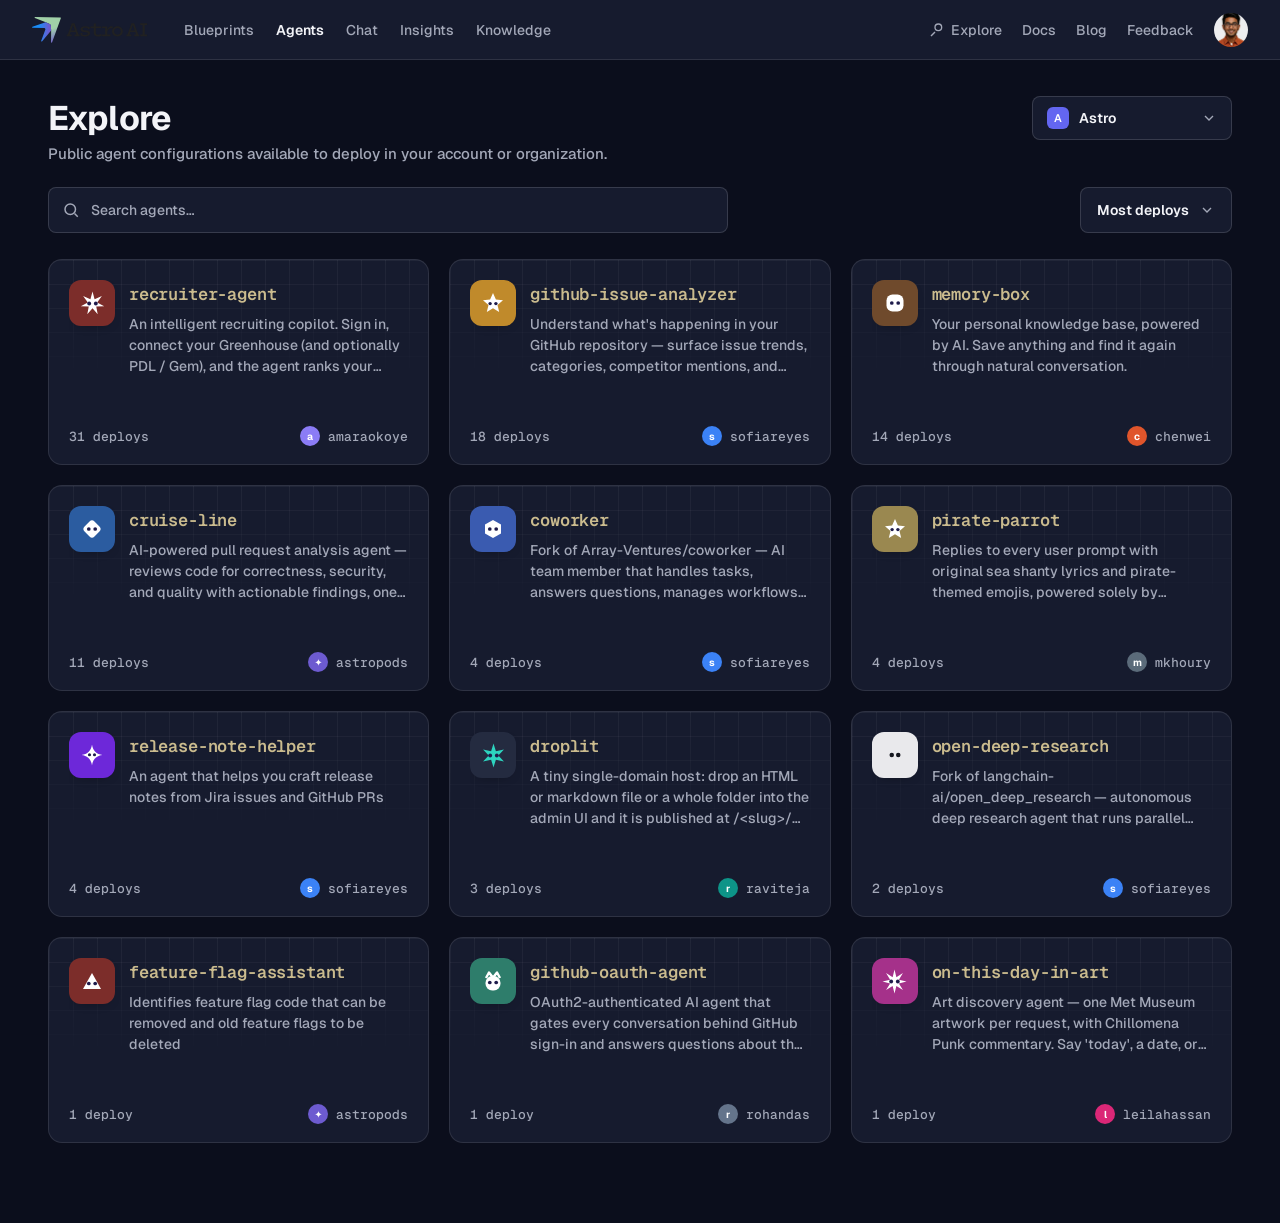
<file: live/beta/astropods-agents-page-dark.html>
<!doctype html>
<html lang="en" data-theme="dark">
<head>
<meta charset="utf-8">
<meta name="viewport" content="width=device-width, initial-scale=1">
<title>Agents | Astro</title>
<link rel="preconnect" href="https://fonts.googleapis.com">
<link href="https://fonts.googleapis.com/css2?family=Geist:wght@400;500;600;700;800&family=Geist+Mono:wght@400;500&display=swap" rel="stylesheet">
<style>
:root{
  --color-indigo-400:oklch(67.3% .1825 276.935);--color-indigo-500:oklch(58.54% .2041 277.117);
  --color-indigo-600:oklch(51.05% .2306 274.785);--color-indigo-700:oklch(45.68% .2115 274.96);
  --color-slate-50:oklch(98.42% .0034 247.858);--color-slate-100:oklch(96.83% .0069 247.896);
  --color-slate-300:oklch(86.9% .0198 252.894);--color-slate-400:oklch(70.58% 0 0);
  --color-slate-500:oklch(55.44% .0407 257.417);--color-slate-600:oklch(44.55% .0374 257.281);
  --color-slate-950:oklch(12.88% .0406 264.695);
  --radius:.75rem;--radius-sm:calc(var(--radius)/2);--radius-btn:calc(var(--radius-sm) + 2px);
  --font-sans:"Geist","Geist Variable",ui-sans-serif,system-ui,sans-serif;
  --font-mono:"Geist Mono",ui-monospace,SFMono-Regular,monospace;
  --bp-name:#7a5c2e;--grid-line:rgba(15,23,42,.055);
  --background:var(--color-slate-50);--foreground:var(--color-slate-950);
  --card:#fff;--primary:var(--color-indigo-600);
  --muted-foreground:var(--color-slate-600);
  --border:color-mix(in oklch, var(--color-slate-300) 60%, transparent);
  --input:color-mix(in oklch, var(--color-slate-300) 80%, transparent);
  --ring:var(--color-slate-500);
}
[data-theme="dark"]{
  --background:#0b0e1c;
  --surface:#11172a;
  --card:#161b2e; --card-foreground:#f3f4f8;
  --foreground:#f3f4f8;
  --secondary:#1e2540; --secondary-foreground:#f3f4f8;
  --muted:#1e2540; --muted-foreground:#a3a8b8;
  --accent:#252c4a; --accent-foreground:#f3f4f8;
  --border:rgba(255,255,255,0.10);
  --input:rgba(255,255,255,0.14);
  --ring:var(--color-indigo-400);
  --primary:var(--color-indigo-500); --primary-foreground:#fff;
  --bp-name:#cabb8e; --grid-line:rgba(255,255,255,.05);
}
*{box-sizing:border-box}
body{margin:0;font-family:var(--font-sans);font-size:14px;font-weight:500;
  background:var(--background);color:var(--foreground);-webkit-font-smoothing:antialiased}
.page{max-width:2040px;margin:0 auto;padding:36px 48px 80px}

/* header */
.head{display:flex;align-items:flex-start;gap:16px;margin-bottom:24px}
.head h1{font-size:34px;font-weight:700;letter-spacing:-.025em;margin:0 0 4px}
.head .sub{color:var(--muted-foreground);margin:0;font-size:15px}
.acct{margin-left:auto;display:flex;align-items:center;gap:10px;height:44px;padding:0 14px;background:var(--card);
  border:1px solid var(--input);border-radius:var(--radius-btn);font-weight:600;cursor:pointer;min-width:200px}
.acct .pm{width:22px;height:22px;border-radius:6px;background:var(--primary);
  display:flex;align-items:center;justify-content:center;color:#fff;font-size:11px}
.acct .chev{margin-left:auto;color:var(--muted-foreground)}

/* toolbar */
.toolbar{display:flex;align-items:center;gap:16px;margin-bottom:26px}
.search{position:relative;flex:1;max-width:680px}
.search svg{position:absolute;left:14px;top:50%;transform:translateY(-50%);color:var(--muted-foreground)}
.search input{width:100%;height:46px;padding:0 14px 0 42px;border-radius:var(--radius-btn);
  border:1px solid var(--input);background:var(--card);color:var(--foreground);font:inherit;font-weight:500}
.search input::placeholder{color:var(--muted-foreground)}
.sort{margin-left:auto;display:flex;align-items:center;gap:10px;height:46px;padding:0 16px;background:var(--card);
  border:1px solid var(--input);border-radius:var(--radius-btn);font-weight:600;cursor:pointer}
.sort .chev{color:var(--muted-foreground)}

/* grid */
.grid{display:grid;grid-template-columns:repeat(4,1fr);gap:20px}
@media(max-width:1500px){.grid{grid-template-columns:repeat(3,1fr)}}
@media(max-width:1000px){.grid{grid-template-columns:repeat(2,1fr)}}
@media(max-width:620px){.grid{grid-template-columns:1fr}}

/* blueprint card */
.bp{position:relative;display:flex;flex-direction:column;min-height:206px;
  border:1px solid var(--border);border-radius:14px;overflow:hidden;
  background:var(--card);padding:20px 20px 18px}
.bp .grid-tex{position:absolute;left:0;right:0;top:0;height:60%;pointer-events:none;
  background-image:linear-gradient(var(--grid-line) 1px,transparent 1px),
    linear-gradient(90deg,var(--grid-line) 1px,transparent 1px);
  background-size:24px 24px;
  -webkit-mask-image:linear-gradient(to bottom,#000,transparent);
  mask-image:linear-gradient(to bottom,#000,transparent)}
.bp .body{position:relative;z-index:1;flex:1;overflow:hidden}
.bp .ic{float:left;width:46px;height:46px;border-radius:12px;margin:0 14px 4px 0;
  display:flex;align-items:center;justify-content:center;font-size:23px;line-height:1;
  box-shadow:0 4px 12px -7px rgba(0,0,0,.45)}
.bp .ic svg{display:block}
.bp .nm{margin:3px 0 9px;font-family:var(--font-mono);font-size:17px;font-weight:600;
  letter-spacing:-.01em;color:var(--bp-name)}
.bp .desc{margin:0;color:var(--muted-foreground);font-size:14px;line-height:1.5;
  display:-webkit-box;-webkit-line-clamp:3;-webkit-box-orient:vertical;overflow:hidden}
.bp .foot{position:relative;z-index:1;margin-top:16px;display:flex;align-items:center;
  justify-content:space-between;font-family:var(--font-mono);font-size:13px;color:var(--muted-foreground)}
.bp .who{display:flex;align-items:center;gap:8px}
.bp .av{width:20px;height:20px;border-radius:9999px;flex:none;display:flex;align-items:center;
  justify-content:center;color:#fff;font-size:10px;font-weight:700;font-family:var(--font-sans)}

/* top nav */
.nav{display:flex;align-items:center;gap:28px;height:60px;padding:0 32px;
  border-bottom:1px solid var(--border);background:var(--card)}
.brand{display:flex;align-items:center;gap:8px}
.brand-logo{height:26px;width:auto;display:block}
.nav a{color:var(--muted-foreground);text-decoration:none;font-weight:500;font-size:14px}
.nav a.active{color:var(--foreground);font-weight:600}
.nav .links{display:flex;gap:22px;margin-left:8px}
.nav .right{margin-left:auto;display:flex;align-items:center;gap:20px}
.nav .right a{display:inline-flex;align-items:center;gap:6px}
.nav .me{width:34px;height:34px;border-radius:9999px;
  display:flex;align-items:center;justify-content:center;font-size:12px;font-weight:600}
.nav .me{background:var(--accent);color:var(--foreground)}

.nav .me{background-image:url('[data-uri]')!important;background-size:cover!important;background-position:center top!important;background-repeat:no-repeat!important;color:transparent!important;font-size:0!important}

/* ===== mobile nav (hamburger) — only inside the narrow hero mockup on phones ===== */
.nav-burger{display:none;flex-direction:column;justify-content:center;gap:5px;width:34px;height:34px;padding:6px;border:0;background:transparent;color:var(--foreground);cursor:pointer;flex:none}
.nav-burger span{display:block;height:2px;width:100%;background:currentColor;border-radius:2px}
@media(max-width:900px){
  .nav{flex-wrap:wrap;height:auto;min-height:0;padding:12px 16px;gap:12px}
  .nav .brand{order:1}
  .nav-burger{display:flex;order:2;margin-left:auto}
  .nav .links{order:3;width:100%;margin-left:0;flex-wrap:wrap;gap:20px;font-size:14px}
  .nav .links a{padding-bottom:8px;border-bottom:2px solid transparent}
  .nav .links a.active{border-bottom-color:var(--primary)}
  .nav .right{order:4;width:100%;display:none;flex-direction:column;align-items:flex-start;gap:14px;margin-left:0;padding-top:12px;border-top:1px solid var(--border)}
  .nav.open .right{display:flex}
}
</style>
</head>
<body>
<div class="nav">
  <div class="brand">
    <img class="brand-logo" src="astro-homepage-assets/astro-new-logo.svg" alt="Astro AI">
  </div>
  <button class="nav-burger" type="button" aria-label="Menu" aria-expanded="false"><span></span><span></span><span></span></button>
  <div class="links">
    <a href="#">Blueprints</a><a href="#" class="active">Agents</a><a href="#">Chat</a>
    <a href="#">Insights</a><a href="#">Knowledge</a>
  </div>
  <div class="right">
    <a href="#"><svg width="16" height="16" viewBox="0 0 24 24" fill="none" stroke="currentColor" stroke-width="2"><path d="M3 21l6-6"/><circle cx="14" cy="8" r="5"/></svg>Explore</a>
    <a href="#">Docs</a><a href="#">Blog</a><a href="#">Feedback</a>
    <span class="me"></span>
  </div>
</div>
<div class="page">
  <div class="head">
    <div>
      <h1>Explore</h1>
      <p class="sub">Public agent configurations available to deploy in your account or organization.</p>
    </div>
    <div class="acct"><span class="pm">A</span><span>Astro</span>
      <svg class="chev" width="16" height="16" viewBox="0 0 24 24" fill="none" stroke="currentColor" stroke-width="2"><path d="m6 9 6 6 6-6"/></svg>
    </div>
  </div>

  <div class="toolbar">
    <div class="search">
      <svg width="18" height="18" viewBox="0 0 24 24" fill="none" stroke="currentColor" stroke-width="2"><circle cx="11" cy="11" r="7"/><path d="m21 21-4.3-4.3"/></svg>
      <input placeholder="Search agents…">
    </div>
    <div class="sort"><span>Most deploys</span>
      <svg class="chev" width="16" height="16" viewBox="0 0 24 24" fill="none" stroke="currentColor" stroke-width="2"><path d="m6 9 6 6 6-6"/></svg>
    </div>
  </div>

  <div class="grid" id="grid"></div>
</div>

<script>
// ---- mascot glyph builder ----
function starBurst(cx,cy,spikes,outer,inner){
  let p='';
  const step=Math.PI/spikes;
  for(let i=0;i<spikes*2;i++){
    const r=i%2===0?outer:inner;
    const a=i*step - Math.PI/2;
    const x=(cx+Math.cos(a)*r).toFixed(1), y=(cy+Math.sin(a)*r).toFixed(1);
    p+=(i===0?'M':'L')+x+' '+y+' ';
  }
  return p+'Z';
}
function eyes(style,color,cx,dx,cy){
  if(style==='dash') return `<rect x="${cx-dx-5}" y="${cy-1.5}" width="10" height="3.4" rx="1.7" fill="${color}"/><rect x="${cx+dx-5}" y="${cy-1.5}" width="10" height="3.4" rx="1.7" fill="${color}"/>`;
  return `<circle cx="${cx-dx}" cy="${cy}" r="4" fill="${color}"/><circle cx="${cx+dx}" cy="${cy}" r="4" fill="${color}"/>`;
}
function glyph(shape, fill, eye, eyeStyle){
  let body='';
  const c=24;
  if(shape==='burst') body=`<path d="${starBurst(c,c,11,21,15)}" fill="${fill}"/>`;
  else if(shape==='squircle') body=`<rect x="6" y="6" width="36" height="36" rx="12" fill="${fill}"/>`;
  else if(shape==='diamond') body=`<rect x="9" y="9" width="30" height="30" rx="7" transform="rotate(45 24 24)" fill="${fill}"/>`;
  else if(shape==='triangle') body=`<path d="M24 6 L42 40 L6 40 Z" fill="${fill}"/>`;
  else if(shape==='cat') body=`<path d="M9 16 L13 7 L19 14 M39 16 L35 7 L29 14" fill="none" stroke="${fill}" stroke-width="4"/><rect x="8" y="13" width="32" height="29" rx="13" fill="${fill}"/>`;
  else if(shape==='shard') body=`<path d="M24 5 L40 24 L24 43 L8 24 Z" fill="${fill}"/>`;
  return `<svg width="44" height="44" viewBox="0 0 48 48">${body}${eyes(eyeStyle,eye,24,8,shape==='cat'?27:24)}</svg>`;
}

// ---- sparkline builder ----
function spark(vals, color, dashed){
  const W=240,H=58,pad=4;
  const pts=vals.map((v,i)=>[pad+i*(W-2*pad)/(vals.length-1), H-pad-v*(H-2*pad)]);
  let d='M'+pts[0][0].toFixed(1)+' '+pts[0][1].toFixed(1);
  for(let i=1;i<pts.length;i++){
    const [x0,y0]=pts[i-1],[x1,y1]=pts[i],mx=(x0+x1)/2;
    d+=` Q ${x0.toFixed(1)} ${y0.toFixed(1)} ${mx.toFixed(1)} ${((y0+y1)/2).toFixed(1)}`;
  }
  d+=` T ${pts[pts.length-1][0].toFixed(1)} ${pts[pts.length-1][1].toFixed(1)}`;
  const main=`<path d="${d}" fill="none" stroke="${color}" stroke-width="2.4" stroke-linecap="round"/>`;
  let dash='';
  if(dashed){
    const dv=vals.map(v=>Math.min(1,v*0.78+0.12));
    const dpts=dv.map((v,i)=>[pad+i*(W-2*pad)/(dv.length-1), H-pad-v*(H-2*pad)]);
    let dd='M'+dpts[0][0].toFixed(1)+' '+dpts[0][1].toFixed(1);
    for(let i=1;i<dpts.length;i++){const [x0,y0]=dpts[i-1],[x1,y1]=dpts[i],mx=(x0+x1)/2;dd+=` Q ${x0.toFixed(1)} ${y0.toFixed(1)} ${mx.toFixed(1)} ${((y0+y1)/2).toFixed(1)}`;}
    dd+=` T ${dpts[dpts.length-1][0].toFixed(1)} ${dpts[dpts.length-1][1].toFixed(1)}`;
    dash=`<path d="${dd}" fill="none" stroke="${color}" stroke-width="2" stroke-dasharray="4 4" opacity=".6" stroke-linecap="round"/>`;
  }
  return `<svg viewBox="0 0 ${W} ${H}" preserveAspectRatio="none">${dash}${main}</svg>`;
}

// activity datasets
const D={
  rise:[.45,.45,.44,.45,.46,.45,.47,.5,.62,.95],
  spike:[.4,.4,.42,.4,.41,.4,.43,.46,.85,.7],
  bumpy:[.3,.35,.7,.45,.55,.45,.6,.4,.42,.4],
  wave:[.35,.4,.55,.85,.6,.45,.5,.62,.5,.42],
  flat:[.4,.4,.41,.4,.4,.42,.4,.41,.4,.4]
};

const agents=[
  {name:'Product Coach', slug:'astro/product-coach', ta:'#3a2d63', tb:'#1b1836', tile:'#f3c4e2', glyph:'burst', gc:'#7c3aed', eye:'#1e1b4b', es:'round', line:'#16a34a', data:'rise'},
  {name:'Positioning Coach', slug:'astro/positioning-coach', ta:'#4a3a28', tb:'#241c14', tile:'#7a3b2e', glyph:'burst', gc:'#a5b4fc', eye:'#1e1b4b', es:'round', line:'#16a34a', data:'rise'},
  {name:'Apprentice LuQA', slug:'astro/luqa', ta:'#4a3826', tb:'#241b12', tile:'#4ade80', glyph:'burst', gc:'#ffffff', eye:'#14532d', es:'dash', line:'#2563eb', data:'bumpy', dashed:true},
  {name:'marv', slug:'astro/marv', ta:'#2a3350', tb:'#161b2e', tile:'#f5b8df', glyph:'squircle', gc:'#4338ca', eye:'#ffffff', es:'round', line:'#0d9488', data:'spike'},
  {name:'pulse', slug:'astro/pulse', ta:'#4a4128', tb:'#242014', tile:'#e6def7', glyph:'diamond', gc:'#facc15', eye:'#1e1b4b', es:'round', line:'#0d9488', data:'wave'},
  {name:'orbit', slug:'astro/orbit', ta:'#1f3a4f', tb:'#12212e', tile:'#1e3a5f', glyph:'shard', gc:'#2dd4bf', eye:'#0f172a', es:'round', line:'#16a34a', data:'spike'},
  {name:'vega', slug:'astro/vega', ta:'#4a2830', tb:'#241418', tile:'#9f1d35', glyph:'triangle', gc:'#f472b6', eye:'#ffffff', es:'round', line:'#dc2626', data:'wave'},
  {name:'nova', slug:'astro/nova', ta:'#3a2b55', tb:'#1c1633', tile:'#6d28d9', glyph:'diamond', gc:'#fb7185', eye:'#ffffff', es:'round', line:'#7c3aed', data:'bumpy', dashed:true},
  {name:'sentry', slug:'astro/sentry', ta:'#2b2e55', tb:'#161832', tile:'#3730a3', glyph:'cat', gc:'#c7d2fe', eye:'#fbbf24', es:'round', line:'#2563eb', data:'rise'},
  {name:'atlas', slug:'astro/atlas', ta:'#2e3050', tb:'#181a2e', tile:'#e9e7f3', glyph:'shard', gc:'#4338ca', eye:'#1e1b4b', es:'round', line:'#0d9488', data:'flat'}
];

// ---- blueprint icon builders ----
// shared eyed-mascot eyes (matches Blueprints/Insights): round dots, indigo-950
function bpEyes(cy=12,dx=3.2,r=1.85,eye='#1e1b4b'){
  return `<circle cx="${12-dx}" cy="${cy}" r="${r}" fill="${eye}"/><circle cx="${12+dx}" cy="${cy}" r="${r}" fill="${eye}"/>`;}
function burst(n,fill){let p='',c=12,step=Math.PI/n;
  for(let i=0;i<n*2;i++){const r=i%2?4.6:11.5,a=i*step-Math.PI/2;
    p+=(i?'L':'M')+(c+Math.cos(a)*r).toFixed(1)+' '+(c+Math.sin(a)*r).toFixed(1)+' ';}
  return `<svg width="25" height="25" viewBox="0 0 24 24"><path d="${p}Z" fill="${fill}"/>${bpEyes(12)}</svg>`;}
function star5(fill){return `<svg width="24" height="24" viewBox="0 0 24 24"><path d="M12 2 14.9 8.6 22 9.3 16.5 14 18.2 21 12 17.3 5.8 21 7.5 14 2 9.3 9.1 8.6Z" fill="${fill}"/>${bpEyes(12.6,2.9,1.7)}</svg>`;}
function star4(fill){return `<svg width="24" height="24" viewBox="0 0 24 24"><path d="M12 1.5C12.6 7.4 16.6 11.4 22.5 12 16.6 12.6 12.6 16.6 12 22.5 11.4 16.6 7.4 12.6 1.5 12 7.4 11.4 11.4 7.4 12 1.5Z" fill="${fill}"/>${bpEyes(11.8,2.5,1.55)}</svg>`;}
function hex(fill){return `<svg width="24" height="24" viewBox="0 0 24 24"><path d="M12 3 L20 7.5 L20 16.5 L12 21 L4 16.5 L4 7.5 Z" fill="${fill}"/>${bpEyes(12)}</svg>`;}
function triangle(fill){return `<svg width="24" height="24" viewBox="0 0 24 24"><path d="M12 4 L21 20 L3 20 Z" fill="${fill}"/>${bpEyes(14.5)}</svg>`;}
function cat(fill){return `<svg width="24" height="24" viewBox="0 0 24 24"><path d="M5 9 L8 3.5 L11.5 8 M19 9 L16 3.5 L12.5 8" fill="none" stroke="${fill}" stroke-width="2.4" stroke-linejoin="round"/><rect x="4.5" y="7" width="15" height="14.5" rx="6.8" fill="${fill}"/>${bpEyes(13.5)}</svg>`;}
function squircle(fill){return `<svg width="24" height="24" viewBox="0 0 24 24"><rect x="3.5" y="3.5" width="17" height="17" rx="6" fill="${fill}"/>${bpEyes(12)}</svg>`;}
function diamond(fill){return `<svg width="24" height="24" viewBox="0 0 24 24"><rect x="5" y="5" width="14" height="14" rx="3.5" transform="rotate(45 12 12)" fill="${fill}"/>${bpEyes(12)}</svg>`;}
function face(){return `<svg width="26" height="26" viewBox="0 0 24 24"><circle cx="9" cy="12" r="2.1" fill="#15171f"/><circle cx="15" cy="12" r="2.1" fill="#15171f"/></svg>`;}

const blueprints=[
  {name:'recruiter-agent', tile:'#7c2d2a', icon:burst(7,'#fff'),
   desc:"An intelligent recruiting copilot. Sign in, connect your Greenhouse (and optionally PDL / Gem), and the agent ranks your pipeline against any role.",
   deploys:31, author:'amaraokoye', ac:'#8b7cf6', ai:'a'},
  {name:'github-issue-analyzer', tile:'#c08a2b', icon:star5('#fff'),
   desc:"Understand what's happening in your GitHub repository — surface issue trends, categories, competitor mentions, and solutions without manual triage.",
   deploys:18, author:'sofiareyes', ac:'#3b82f6', ai:'s'},
  {name:'memory-box', tile:'#6f4a2c', icon:squircle('#fff'),
   desc:"Your personal knowledge base, powered by AI. Save anything and find it again through natural conversation.",
   deploys:14, author:'chenwei', ac:'#e0552b', ai:'c'},
  {name:'cruise-line', tile:'#2b5ca0', icon:diamond('#fff'),
   desc:"AI-powered pull request analysis agent — reviews code for correctness, security, and quality with actionable findings, one-click fixes.",
   deploys:11, author:'astropods', ac:'#6d5bd0', ai:'✦'},
  {name:'coworker', tile:'#3a5bb0', icon:hex('#fff'),
   desc:"Fork of Array-Ventures/coworker — AI team member that handles tasks, answers questions, manages workflows, and builds alongside you.",
   deploys:4, author:'sofiareyes', ac:'#3b82f6', ai:'s'},
  {name:'pirate-parrot', tile:'#9a8850', icon:star5('#fff'),
   desc:"Replies to every user prompt with original sea shanty lyrics and pirate-themed emojis, powered solely by Anthropic.",
   deploys:4, author:'mkhoury', ac:'#5b6b7a', ai:'m'},
  {name:'release-note-helper', tile:'#6d28d9', icon:star4('#fff'),
   desc:"An agent that helps you craft release notes from Jira issues and GitHub PRs",
   deploys:4, author:'sofiareyes', ac:'#3b82f6', ai:'s'},
  {name:'droplit', tile:'#242b40', icon:burst(6,'#2dd4bf'),
   desc:"A tiny single-domain host: drop an HTML or markdown file or a whole folder into the admin UI and it is published at /&lt;slug&gt;/ with a live URL.",
   deploys:3, author:'raviteja', ac:'#0d9488', ai:'r'},
  {name:'open-deep-research', tile:'#e9e9ec', icon:face(),
   desc:"Fork of langchain-ai/open_deep_research — autonomous deep research agent that runs parallel web searches across sub-agents and synthesizes a report.",
   deploys:2, author:'sofiareyes', ac:'#3b82f6', ai:'s'},
  {name:'feature-flag-assistant', tile:'#7c2d2a', icon:triangle('#fff'),
   desc:"Identifies feature flag code that can be removed and old feature flags to be deleted",
   deploys:1, author:'astropods', ac:'#6d5bd0', ai:'✦'},
  {name:'github-oauth-agent', tile:'#2e7d6b', icon:cat('#fff'),
   desc:"OAuth2-authenticated AI agent that gates every conversation behind GitHub sign-in and answers questions about the user's repos.",
   deploys:1, author:'rohandas', ac:'#64748b', ai:'r'},
  {name:'on-this-day-in-art', tile:'#a5318a', icon:burst(8,'#fff'),
   desc:"Art discovery agent — one Met Museum artwork per request, with Chillomena Punk commentary. Say 'today', a date, or search by keyword.",
   deploys:1, author:'leilahassan', ac:'#db2777', ai:'l'}
];

document.getElementById('grid').innerHTML = blueprints.map(b=>`
  <div class="bp">
    <div class="grid-tex"></div>
    <div class="body">
      <div class="ic" style="background:${b.tile}">${b.icon}</div>
      <h3 class="nm">${b.name}</h3>
      <p class="desc">${b.desc}</p>
    </div>
    <div class="foot">
      <span>${b.deploys} ${b.deploys===1?'deploy':'deploys'}</span>
      <span class="who"><span class="av" style="background:${b.ac}">${b.ai}</span>${b.author}</span>
    </div>
  </div>`).join('');
</script>
<script>
/* Top-nav links drive the hero shell: map label -> app view, postMessage up to parent. */
(function(){
  var map={Blueprints:'blueprints',Agents:'agents',Chat:'chat',Insights:'insights',Knowledge:'knowledge',Explore:'agents'};
  document.querySelectorAll('.nav a').forEach(function(a){
    var key=(a.textContent||'').trim();
    if(Object.prototype.hasOwnProperty.call(map,key)){
      a.style.cursor='pointer';
      a.addEventListener('click',function(e){
        e.preventDefault();
        parent.postMessage({astroView:map[key]},'*');
      });
    }
  });
})();
</script>
<script>
/* ---- live search: generate query-matched placeholder agents ---- */
(function(){
  var grid  = document.getElementById('grid');
  var input = document.querySelector('.search input');
  if(!grid || !input) return;
  var DEFAULT_HTML = grid.innerHTML;

  // content safety — refuse obviously inappropriate / illegal queries
  var BLOCK=['porn','sex','nude','naked','nsfw','xxx','erotic','fetish','escort',
    'kill','murder','bomb','terror','weapon','shoot','stab','assault',
    'cocaine','heroin','meth','fentanyl','narcotic','drug deal',
    'suicide','self harm','self-harm','kys',
    'fuck','shit','bitch','cunt','nigger','faggot','rape','molest','pedo',
    'hack into','ransomware','malware','phishing','ddos','carding','stolen card',
    'launder','counterfeit','human traffick'];
  function blocked(q){var s=' '+q.toLowerCase()+' ';for(var i=0;i<BLOCK.length;i++){if(s.indexOf(BLOCK[i])!==-1)return true;}return false;}
  function esc(s){return s.replace(/[&<>"]/g,function(c){return{'&':'&amp;','<':'&lt;','>':'&gt;','"':'&quot;'}[c];});}

  var STOP={the:1,a:1,an:1,and:1,or:1,for:1,to:1,of:1,with:1,my:1,me:1,that:1,this:1,in:1,on:1,at:1,is:1,it:1,i:1,want:1,need:1,help:1,helps:1,helping:1,agent:1,agents:1,bot:1,ai:1,you:1,your:1,can:1,build:1,make:1,create:1,some:1,any:1};
  function keywords(q){return q.toLowerCase().replace(/[^a-z0-9\s-]/g,' ').split(/\s+/).filter(function(w){return w&&w.length>1&&!STOP[w];});}

  var SUFFIX=['agent','copilot','assistant','bot','pilot','scout','flow','sensei'];
  var CAP=[
    'automating the busywork and surfacing what needs your attention',
    'answering questions in plain language and taking action across your tools',
    'monitoring activity and flagging anything that looks off',
    'drafting, reviewing, and refining the work end to end',
    'running on a schedule and reporting back with a concise summary',
    'connecting your existing services so everything stays in sync',
    'triaging incoming requests and routing them to the right place',
    'turning raw signals into clear, actionable insight'];
  var TPL=[
    function(p,c){return 'An AI agent that helps you with '+p+' — '+c+'.';},
    function(p,c){return 'Handles '+p+' for your team, '+c+'.';},
    function(p,c){return 'Your '+p+' copilot: '+c+'.';},
    function(p,c){return 'Purpose-built for '+p+', '+c+'.';},
    function(p,c){return 'Streamlines '+p+' by '+c+'.';},
    function(p,c){return 'A '+p+' assistant focused on '+c+'.';}];

  function generate(q){
    var kw=keywords(q);
    if(!kw.length) kw=[(q.toLowerCase().replace(/[^a-z0-9]+/g,'-').replace(/^-|-$/g,''))||'custom'];
    var topic=kw.slice(0,2).join('-'), phrase=esc(q.trim().toLowerCase().replace(/[.?!]+$/,'')), out=[];
    for(var i=0;i<8;i++){
      var base=(i%3===0&&kw.length>1)?topic:(kw[i%kw.length]||kw[0]);
      out.push({slug:base+'-'+SUFFIX[i%SUFFIX.length], desc:TPL[i%TPL.length](phrase,CAP[i%CAP.length]), i:i});
    }
    return out;
  }

  // card factory — matches this page's Explore cards
  var TILES=['#2b5ca0','#7c2d2a','#6d28d9','#2e7d6b','#c08a2b','#3a5bb0','#a5318a','#242b40'];
  var ICONS=[burst(7,'#fff'),diamond('#fff'),hex('#fff'),star5('#fff'),triangle('#fff'),squircle('#fff'),cat('#fff'),star4('#fff')];
  var AUTH=[['you','#0d9488','y'],['astropods','#6d5bd0','✦'],['simon','#3b82f6','s'],['rabbah','#64748b','r']];
  var DEP=[0,2,1,4,0,1,3,0];
  function makeCard(g){var i=g.i,au=AUTH[i%AUTH.length],d=DEP[i%DEP.length];
    return '<div class="bp"><div class="grid-tex"></div><div class="body">'
      +'<div class="ic" style="background:'+TILES[i%TILES.length]+'">'+ICONS[i%ICONS.length]+'</div>'
      +'<h3 class="nm">'+g.slug+'</h3><p class="desc">'+g.desc+'</p></div>'
      +'<div class="foot"><span>'+d+' '+(d===1?'deploy':'deploys')+'</span>'
      +'<span class="who"><span class="av" style="background:'+au[1]+'">'+au[2]+'</span>'+au[0]+'</span></div></div>';}

  function run(){
    var q=input.value.trim();
    if(!q){grid.innerHTML=DEFAULT_HTML;return;}
    if(blocked(q)){grid.innerHTML='<div style="grid-column:1/-1;padding:56px 8px;text-align:center;color:var(--muted-foreground);font-size:15px;font-weight:500">No matching agents. Try a different search.</div>';return;}
    grid.innerHTML=generate(q).map(makeCard).join('');
  }
  var t;
  input.addEventListener('input',function(){clearTimeout(t);t=setTimeout(run,500);});
  input.addEventListener('keydown',function(e){if(e.key==='Enter'){clearTimeout(t);run();}});
})();
</script>
<script>(function(){var b=document.querySelector('.nav-burger');if(!b)return;b.addEventListener('click',function(){var n=document.querySelector('.nav');var o=n.classList.toggle('open');b.setAttribute('aria-expanded',o?'true':'false');});})();</script>
<!-- Cloudflare Pages Analytics --></body>
</html>
</file>
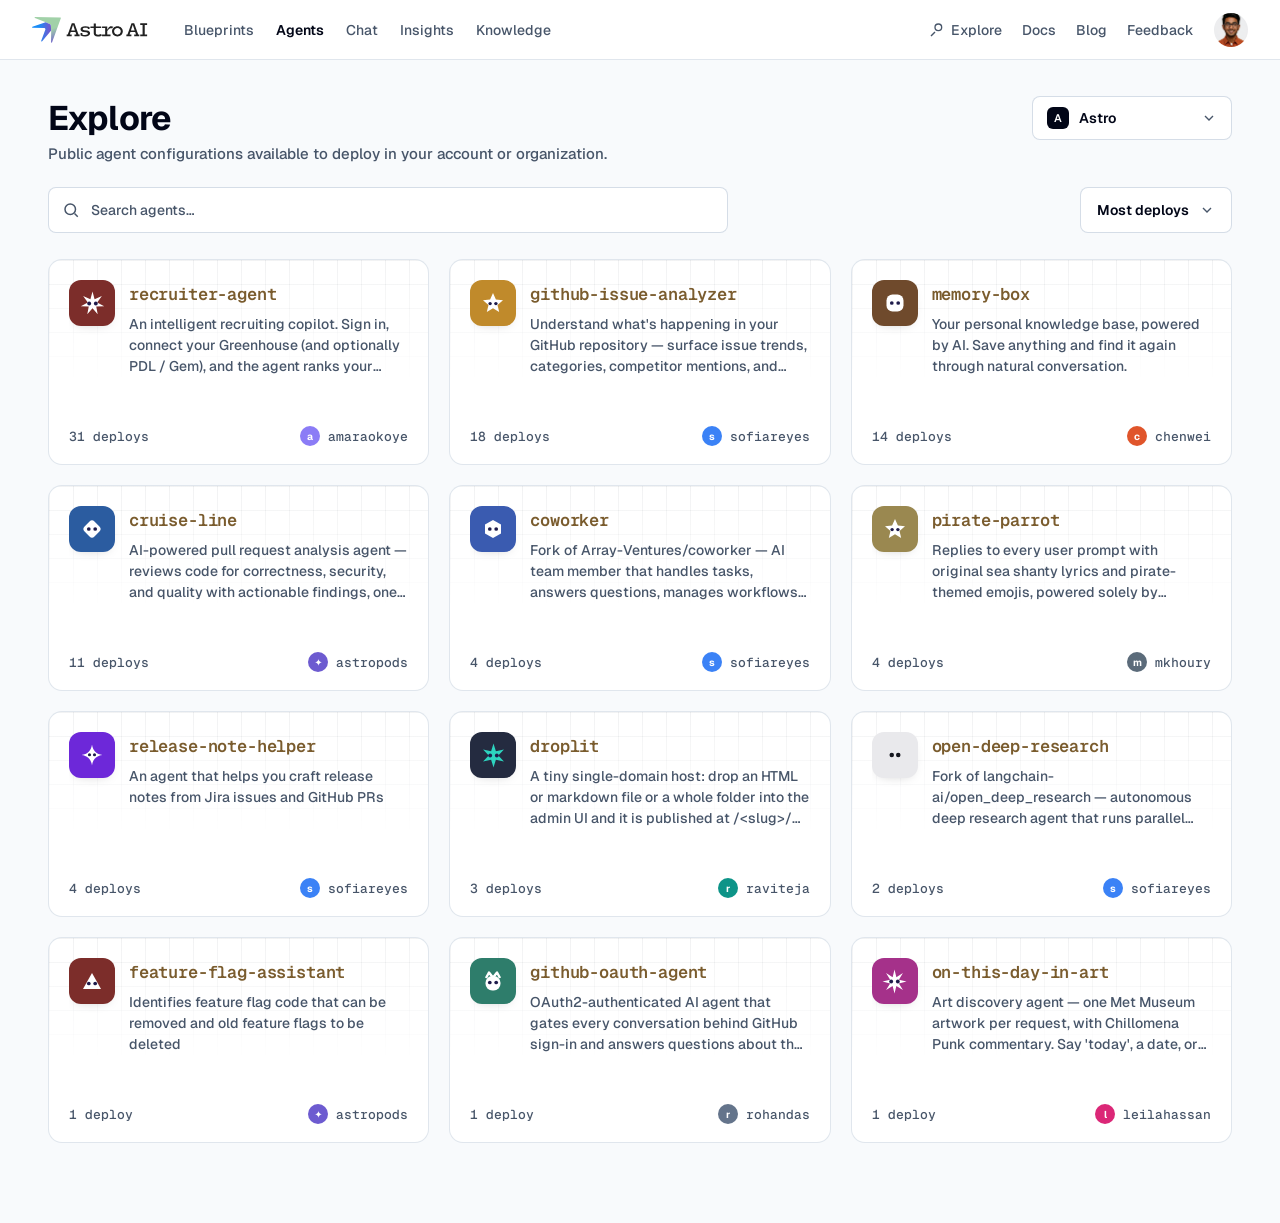
<file: live/beta/astropods-agents-page.html>
<!doctype html>
<html lang="en" data-theme="light">
<head>
<meta charset="utf-8">
<meta name="viewport" content="width=device-width, initial-scale=1">
<title>Agents | Astro</title>
<link rel="preconnect" href="https://fonts.googleapis.com">
<link href="https://fonts.googleapis.com/css2?family=Geist:wght@400;500;600;700;800&family=Geist+Mono:wght@400;500&display=swap" rel="stylesheet">
<style>
:root{
  --color-indigo-600:oklch(51.05% .2306 274.785);--color-indigo-700:oklch(45.68% .2115 274.96);
  --color-slate-50:oklch(98.42% .0034 247.858);--color-slate-100:oklch(96.83% .0069 247.896);
  --color-slate-300:oklch(86.9% .0198 252.894);--color-slate-400:oklch(70.58% 0 0);
  --color-slate-500:oklch(55.44% .0407 257.417);--color-slate-600:oklch(44.55% .0374 257.281);
  --color-slate-900:oklch(20.79% .0399 265.755);
  --color-slate-950:oklch(12.88% .0406 264.695);
  --radius:.75rem;--radius-sm:calc(var(--radius)/2);--radius-btn:calc(var(--radius-sm) + 2px);
  --font-sans:"Geist","Geist Variable",ui-sans-serif,system-ui,sans-serif;
  --font-mono:"Geist Mono",ui-monospace,SFMono-Regular,monospace;
  --bp-name:#7a5c2e;--grid-line:rgba(15,23,42,.055);
  --background:var(--color-slate-50);--foreground:var(--color-slate-950);
  --card:#fff;--primary:var(--color-indigo-600);
  --muted-foreground:var(--color-slate-600);
  --border:color-mix(in oklch, var(--color-slate-300) 60%, transparent);
  --input:color-mix(in oklch, var(--color-slate-300) 80%, transparent);
  --ring:var(--color-slate-500);
}
*{box-sizing:border-box}
body{margin:0;font-family:var(--font-sans);font-size:14px;font-weight:500;
  background:var(--background);color:var(--foreground);-webkit-font-smoothing:antialiased}
.page{max-width:2040px;margin:0 auto;padding:36px 48px 80px}

/* header */
.head{display:flex;align-items:flex-start;gap:16px;margin-bottom:24px}
.head h1{font-size:34px;font-weight:700;letter-spacing:-.025em;margin:0 0 4px}
.head .sub{color:var(--muted-foreground);margin:0;font-size:15px}
.acct{margin-left:auto;display:flex;align-items:center;gap:10px;height:44px;padding:0 14px;background:var(--card);
  border:1px solid var(--input);border-radius:var(--radius-btn);font-weight:600;cursor:pointer;min-width:200px}
.acct .pm{width:22px;height:22px;border-radius:6px;background:var(--color-slate-950);
  display:flex;align-items:center;justify-content:center;color:#fff;font-size:11px}
.acct .chev{margin-left:auto;color:var(--muted-foreground)}

/* toolbar */
.toolbar{display:flex;align-items:center;gap:16px;margin-bottom:26px}
.search{position:relative;flex:1;max-width:680px}
.search svg{position:absolute;left:14px;top:50%;transform:translateY(-50%);color:var(--muted-foreground)}
.search input{width:100%;height:46px;padding:0 14px 0 42px;border-radius:var(--radius-btn);
  border:1px solid var(--input);background:var(--card);color:var(--foreground);font:inherit;font-weight:500}
.search input::placeholder{color:var(--muted-foreground)}
.sort{margin-left:auto;display:flex;align-items:center;gap:10px;height:46px;padding:0 16px;background:var(--card);
  border:1px solid var(--input);border-radius:var(--radius-btn);font-weight:600;cursor:pointer}
.sort .chev{color:var(--muted-foreground)}

/* grid */
.grid{display:grid;grid-template-columns:repeat(4,1fr);gap:20px}
@media(max-width:1500px){.grid{grid-template-columns:repeat(3,1fr)}}
@media(max-width:1000px){.grid{grid-template-columns:repeat(2,1fr)}}
@media(max-width:620px){.grid{grid-template-columns:1fr}}

/* blueprint card */
.bp{position:relative;display:flex;flex-direction:column;min-height:206px;
  border:1px solid var(--border);border-radius:14px;overflow:hidden;
  background:var(--card);padding:20px 20px 18px}
.bp .grid-tex{position:absolute;left:0;right:0;top:0;height:60%;pointer-events:none;
  background-image:linear-gradient(var(--grid-line) 1px,transparent 1px),
    linear-gradient(90deg,var(--grid-line) 1px,transparent 1px);
  background-size:24px 24px;
  -webkit-mask-image:linear-gradient(to bottom,#000,transparent);
  mask-image:linear-gradient(to bottom,#000,transparent)}
.bp .body{position:relative;z-index:1;flex:1;overflow:hidden}
.bp .ic{float:left;width:46px;height:46px;border-radius:12px;margin:0 14px 4px 0;
  display:flex;align-items:center;justify-content:center;font-size:23px;line-height:1;
  box-shadow:0 4px 12px -7px rgba(0,0,0,.25)}
.bp .ic svg{display:block}
.bp .nm{margin:3px 0 9px;font-family:var(--font-mono);font-size:17px;font-weight:600;
  letter-spacing:-.01em;color:var(--bp-name)}
.bp .desc{margin:0;color:var(--muted-foreground);font-size:14px;line-height:1.5;
  display:-webkit-box;-webkit-line-clamp:3;-webkit-box-orient:vertical;overflow:hidden}
.bp .foot{position:relative;z-index:1;margin-top:16px;display:flex;align-items:center;
  justify-content:space-between;font-family:var(--font-mono);font-size:13px;color:var(--muted-foreground)}
.bp .who{display:flex;align-items:center;gap:8px}
.bp .av{width:20px;height:20px;border-radius:9999px;flex:none;display:flex;align-items:center;
  justify-content:center;color:#fff;font-size:10px;font-weight:700;font-family:var(--font-sans)}

/* top nav */
.nav{display:flex;align-items:center;gap:28px;height:60px;padding:0 32px;
  border-bottom:1px solid var(--border);background:var(--card)}
.brand{display:flex;align-items:center;gap:8px}
.brand-logo{height:26px;width:auto;display:block}
.nav a{color:var(--muted-foreground);text-decoration:none;font-weight:500;font-size:14px}
.nav a.active{color:var(--foreground);font-weight:600}
.nav .links{display:flex;gap:22px;margin-left:8px}
.nav .right{margin-left:auto;display:flex;align-items:center;gap:20px}
.nav .right a{display:inline-flex;align-items:center;gap:6px}
.nav .me{width:34px;height:34px;border-radius:9999px;
  display:flex;align-items:center;justify-content:center;font-size:12px;font-weight:600}
.nav .me{background:var(--color-slate-900);color:#fff}

.nav .me{background-image:url('[data-uri]')!important;background-size:cover!important;background-position:center top!important;background-repeat:no-repeat!important;color:transparent!important;font-size:0!important}

/* ===== mobile nav (hamburger) — only inside the narrow hero mockup on phones ===== */
.nav-burger{display:none;flex-direction:column;justify-content:center;gap:5px;width:34px;height:34px;padding:6px;border:0;background:transparent;color:var(--foreground);cursor:pointer;flex:none}
.nav-burger span{display:block;height:2px;width:100%;background:currentColor;border-radius:2px}
@media(max-width:900px){
  .nav{flex-wrap:wrap;height:auto;min-height:0;padding:12px 16px;gap:12px}
  .nav .brand{order:1}
  .nav-burger{display:flex;order:2;margin-left:auto}
  .nav .links{order:3;width:100%;margin-left:0;flex-wrap:wrap;gap:20px;font-size:14px}
  .nav .links a{padding-bottom:8px;border-bottom:2px solid transparent}
  .nav .links a.active{border-bottom-color:var(--primary)}
  .nav .right{order:4;width:100%;display:none;flex-direction:column;align-items:flex-start;gap:14px;margin-left:0;padding-top:12px;border-top:1px solid var(--border)}
  .nav.open .right{display:flex}
}
</style>
</head>
<body>
<div class="nav">
  <div class="brand">
    <img class="brand-logo" src="astro-homepage-assets/astro-new-logo.svg" alt="Astro AI">
  </div>
  <button class="nav-burger" type="button" aria-label="Menu" aria-expanded="false"><span></span><span></span><span></span></button>
  <div class="links">
    <a href="#">Blueprints</a><a href="#" class="active">Agents</a><a href="#">Chat</a>
    <a href="#">Insights</a><a href="#">Knowledge</a>
  </div>
  <div class="right">
    <a href="#"><svg width="16" height="16" viewBox="0 0 24 24" fill="none" stroke="currentColor" stroke-width="2"><path d="M3 21l6-6"/><circle cx="14" cy="8" r="5"/></svg>Explore</a>
    <a href="#">Docs</a><a href="#">Blog</a><a href="#">Feedback</a>
    <span class="me"></span>
  </div>
</div>
<div class="page">
  <div class="head">
    <div>
      <h1>Explore</h1>
      <p class="sub">Public agent configurations available to deploy in your account or organization.</p>
    </div>
    <div class="acct"><span class="pm">A</span><span>Astro</span>
      <svg class="chev" width="16" height="16" viewBox="0 0 24 24" fill="none" stroke="currentColor" stroke-width="2"><path d="m6 9 6 6 6-6"/></svg>
    </div>
  </div>

  <div class="toolbar">
    <div class="search">
      <svg width="18" height="18" viewBox="0 0 24 24" fill="none" stroke="currentColor" stroke-width="2"><circle cx="11" cy="11" r="7"/><path d="m21 21-4.3-4.3"/></svg>
      <input placeholder="Search agents…">
    </div>
    <div class="sort"><span>Most deploys</span>
      <svg class="chev" width="16" height="16" viewBox="0 0 24 24" fill="none" stroke="currentColor" stroke-width="2"><path d="m6 9 6 6 6-6"/></svg>
    </div>
  </div>

  <div class="grid" id="grid"></div>
</div>

<script>
// ---- mascot glyph builder ----
function starBurst(cx,cy,spikes,outer,inner){
  let p='';
  const step=Math.PI/spikes;
  for(let i=0;i<spikes*2;i++){
    const r=i%2===0?outer:inner;
    const a=i*step - Math.PI/2;
    const x=(cx+Math.cos(a)*r).toFixed(1), y=(cy+Math.sin(a)*r).toFixed(1);
    p+=(i===0?'M':'L')+x+' '+y+' ';
  }
  return p+'Z';
}
function eyes(style,color,cx,dx,cy){
  if(style==='dash') return `<rect x="${cx-dx-5}" y="${cy-1.5}" width="10" height="3.4" rx="1.7" fill="${color}"/><rect x="${cx+dx-5}" y="${cy-1.5}" width="10" height="3.4" rx="1.7" fill="${color}"/>`;
  return `<circle cx="${cx-dx}" cy="${cy}" r="4" fill="${color}"/><circle cx="${cx+dx}" cy="${cy}" r="4" fill="${color}"/>`;
}
function glyph(shape, fill, eye, eyeStyle){
  let body='';
  const c=24;
  if(shape==='burst') body=`<path d="${starBurst(c,c,11,21,15)}" fill="${fill}"/>`;
  else if(shape==='squircle') body=`<rect x="6" y="6" width="36" height="36" rx="12" fill="${fill}"/>`;
  else if(shape==='diamond') body=`<rect x="9" y="9" width="30" height="30" rx="7" transform="rotate(45 24 24)" fill="${fill}"/>`;
  else if(shape==='triangle') body=`<path d="M24 6 L42 40 L6 40 Z" fill="${fill}"/>`;
  else if(shape==='cat') body=`<path d="M9 16 L13 7 L19 14 M39 16 L35 7 L29 14" fill="none" stroke="${fill}" stroke-width="4"/><rect x="8" y="13" width="32" height="29" rx="13" fill="${fill}"/>`;
  else if(shape==='shard') body=`<path d="M24 5 L40 24 L24 43 L8 24 Z" fill="${fill}"/>`;
  return `<svg width="44" height="44" viewBox="0 0 48 48">${body}${eyes(eyeStyle,eye,24,8,shape==='cat'?27:24)}</svg>`;
}

// ---- sparkline builder ----
function spark(vals, color, dashed){
  const W=240,H=58,pad=4;
  const pts=vals.map((v,i)=>[pad+i*(W-2*pad)/(vals.length-1), H-pad-v*(H-2*pad)]);
  let d='M'+pts[0][0].toFixed(1)+' '+pts[0][1].toFixed(1);
  for(let i=1;i<pts.length;i++){
    const [x0,y0]=pts[i-1],[x1,y1]=pts[i],mx=(x0+x1)/2;
    d+=` Q ${x0.toFixed(1)} ${y0.toFixed(1)} ${mx.toFixed(1)} ${((y0+y1)/2).toFixed(1)}`;
  }
  d+=` T ${pts[pts.length-1][0].toFixed(1)} ${pts[pts.length-1][1].toFixed(1)}`;
  const main=`<path d="${d}" fill="none" stroke="${color}" stroke-width="2.4" stroke-linecap="round"/>`;
  let dash='';
  if(dashed){
    const dv=vals.map(v=>Math.min(1,v*0.78+0.12));
    const dpts=dv.map((v,i)=>[pad+i*(W-2*pad)/(dv.length-1), H-pad-v*(H-2*pad)]);
    let dd='M'+dpts[0][0].toFixed(1)+' '+dpts[0][1].toFixed(1);
    for(let i=1;i<dpts.length;i++){const [x0,y0]=dpts[i-1],[x1,y1]=dpts[i],mx=(x0+x1)/2;dd+=` Q ${x0.toFixed(1)} ${y0.toFixed(1)} ${mx.toFixed(1)} ${((y0+y1)/2).toFixed(1)}`;}
    dd+=` T ${dpts[dpts.length-1][0].toFixed(1)} ${dpts[dpts.length-1][1].toFixed(1)}`;
    dash=`<path d="${dd}" fill="none" stroke="${color}" stroke-width="2" stroke-dasharray="4 4" opacity=".6" stroke-linecap="round"/>`;
  }
  return `<svg viewBox="0 0 ${W} ${H}" preserveAspectRatio="none">${dash}${main}</svg>`;
}

// activity datasets
const D={
  rise:[.45,.45,.44,.45,.46,.45,.47,.5,.62,.95],
  spike:[.4,.4,.42,.4,.41,.4,.43,.46,.85,.7],
  bumpy:[.3,.35,.7,.45,.55,.45,.6,.4,.42,.4],
  wave:[.35,.4,.55,.85,.6,.45,.5,.62,.5,.42],
  flat:[.4,.4,.41,.4,.4,.42,.4,.41,.4,.4]
};

const agents=[
  {name:'Product Coach', slug:'astro/product-coach', ta:'#e4dcf3', tb:'#f4f0fb', tile:'#f3c4e2', glyph:'burst', gc:'#7c3aed', eye:'#1e1b4b', es:'round', line:'#16a34a', data:'rise'},
  {name:'Positioning Coach', slug:'astro/positioning-coach', ta:'#e7dccd', tb:'#f5efe6', tile:'#7a3b2e', glyph:'burst', gc:'#a5b4fc', eye:'#1e1b4b', es:'round', line:'#16a34a', data:'rise'},
  {name:'Apprentice LuQA', slug:'astro/luqa', ta:'#f1ddcb', tb:'#f8ecdd', tile:'#4ade80', glyph:'burst', gc:'#ffffff', eye:'#14532d', es:'dash', line:'#2563eb', data:'bumpy', dashed:true},
  {name:'marv', slug:'astro/marv', ta:'#dde2ec', tb:'#eef1f6', tile:'#f5b8df', glyph:'squircle', gc:'#4338ca', eye:'#ffffff', es:'round', line:'#0d9488', data:'spike'},
  {name:'pulse', slug:'astro/pulse', ta:'#ece4cf', tb:'#f6f1e1', tile:'#e6def7', glyph:'diamond', gc:'#facc15', eye:'#1e1b4b', es:'round', line:'#0d9488', data:'wave'},
  {name:'orbit', slug:'astro/orbit', ta:'#d9e3ee', tb:'#eef2f7', tile:'#1e3a5f', glyph:'shard', gc:'#2dd4bf', eye:'#0f172a', es:'round', line:'#16a34a', data:'spike'},
  {name:'vega', slug:'astro/vega', ta:'#f1ddd5', tb:'#f8ebe4', tile:'#9f1d35', glyph:'triangle', gc:'#f472b6', eye:'#ffffff', es:'round', line:'#dc2626', data:'wave'},
  {name:'nova', slug:'astro/nova', ta:'#e6dcf0', tb:'#f3eef9', tile:'#6d28d9', glyph:'diamond', gc:'#fb7185', eye:'#ffffff', es:'round', line:'#7c3aed', data:'bumpy', dashed:true},
  {name:'sentry', slug:'astro/sentry', ta:'#dde0ee', tb:'#eef0f7', tile:'#3730a3', glyph:'cat', gc:'#0f172a', eye:'#fbbf24', es:'round', line:'#2563eb', data:'rise'},
  {name:'atlas', slug:'astro/atlas', ta:'#e6e7ec', tb:'#f3f4f7', tile:'#e9e7f3', glyph:'shard', gc:'#4338ca', eye:'#1e1b4b', es:'round', line:'#0d9488', data:'flat'}
];

// ---- blueprint icon builders ----
// shared eyed-mascot eyes (matches Blueprints/Insights): round dots, indigo-950
function bpEyes(cy=12,dx=3.2,r=1.85,eye='#1e1b4b'){
  return `<circle cx="${12-dx}" cy="${cy}" r="${r}" fill="${eye}"/><circle cx="${12+dx}" cy="${cy}" r="${r}" fill="${eye}"/>`;}
function burst(n,fill){let p='',c=12,step=Math.PI/n;
  for(let i=0;i<n*2;i++){const r=i%2?4.6:11.5,a=i*step-Math.PI/2;
    p+=(i?'L':'M')+(c+Math.cos(a)*r).toFixed(1)+' '+(c+Math.sin(a)*r).toFixed(1)+' ';}
  return `<svg width="25" height="25" viewBox="0 0 24 24"><path d="${p}Z" fill="${fill}"/>${bpEyes(12)}</svg>`;}
function star5(fill){return `<svg width="24" height="24" viewBox="0 0 24 24"><path d="M12 2 14.9 8.6 22 9.3 16.5 14 18.2 21 12 17.3 5.8 21 7.5 14 2 9.3 9.1 8.6Z" fill="${fill}"/>${bpEyes(12.6,2.9,1.7)}</svg>`;}
function star4(fill){return `<svg width="24" height="24" viewBox="0 0 24 24"><path d="M12 1.5C12.6 7.4 16.6 11.4 22.5 12 16.6 12.6 12.6 16.6 12 22.5 11.4 16.6 7.4 12.6 1.5 12 7.4 11.4 11.4 7.4 12 1.5Z" fill="${fill}"/>${bpEyes(11.8,2.5,1.55)}</svg>`;}
function hex(fill){return `<svg width="24" height="24" viewBox="0 0 24 24"><path d="M12 3 L20 7.5 L20 16.5 L12 21 L4 16.5 L4 7.5 Z" fill="${fill}"/>${bpEyes(12)}</svg>`;}
function triangle(fill){return `<svg width="24" height="24" viewBox="0 0 24 24"><path d="M12 4 L21 20 L3 20 Z" fill="${fill}"/>${bpEyes(14.5)}</svg>`;}
function cat(fill){return `<svg width="24" height="24" viewBox="0 0 24 24"><path d="M5 9 L8 3.5 L11.5 8 M19 9 L16 3.5 L12.5 8" fill="none" stroke="${fill}" stroke-width="2.4" stroke-linejoin="round"/><rect x="4.5" y="7" width="15" height="14.5" rx="6.8" fill="${fill}"/>${bpEyes(13.5)}</svg>`;}
function squircle(fill){return `<svg width="24" height="24" viewBox="0 0 24 24"><rect x="3.5" y="3.5" width="17" height="17" rx="6" fill="${fill}"/>${bpEyes(12)}</svg>`;}
function diamond(fill){return `<svg width="24" height="24" viewBox="0 0 24 24"><rect x="5" y="5" width="14" height="14" rx="3.5" transform="rotate(45 12 12)" fill="${fill}"/>${bpEyes(12)}</svg>`;}
function face(){return `<svg width="26" height="26" viewBox="0 0 24 24"><circle cx="9" cy="12" r="2.1" fill="#15171f"/><circle cx="15" cy="12" r="2.1" fill="#15171f"/></svg>`;}

const blueprints=[
  {name:'recruiter-agent', tile:'#7c2d2a', icon:burst(7,'#fff'),
   desc:"An intelligent recruiting copilot. Sign in, connect your Greenhouse (and optionally PDL / Gem), and the agent ranks your pipeline against any role.",
   deploys:31, author:'amaraokoye', ac:'#8b7cf6', ai:'a'},
  {name:'github-issue-analyzer', tile:'#c08a2b', icon:star5('#fff'),
   desc:"Understand what's happening in your GitHub repository — surface issue trends, categories, competitor mentions, and solutions without manual triage.",
   deploys:18, author:'sofiareyes', ac:'#3b82f6', ai:'s'},
  {name:'memory-box', tile:'#6f4a2c', icon:squircle('#fff'),
   desc:"Your personal knowledge base, powered by AI. Save anything and find it again through natural conversation.",
   deploys:14, author:'chenwei', ac:'#e0552b', ai:'c'},
  {name:'cruise-line', tile:'#2b5ca0', icon:diamond('#fff'),
   desc:"AI-powered pull request analysis agent — reviews code for correctness, security, and quality with actionable findings, one-click fixes.",
   deploys:11, author:'astropods', ac:'#6d5bd0', ai:'✦'},
  {name:'coworker', tile:'#3a5bb0', icon:hex('#fff'),
   desc:"Fork of Array-Ventures/coworker — AI team member that handles tasks, answers questions, manages workflows, and builds alongside you.",
   deploys:4, author:'sofiareyes', ac:'#3b82f6', ai:'s'},
  {name:'pirate-parrot', tile:'#9a8850', icon:star5('#fff'),
   desc:"Replies to every user prompt with original sea shanty lyrics and pirate-themed emojis, powered solely by Anthropic.",
   deploys:4, author:'mkhoury', ac:'#5b6b7a', ai:'m'},
  {name:'release-note-helper', tile:'#6d28d9', icon:star4('#fff'),
   desc:"An agent that helps you craft release notes from Jira issues and GitHub PRs",
   deploys:4, author:'sofiareyes', ac:'#3b82f6', ai:'s'},
  {name:'droplit', tile:'#242b40', icon:burst(6,'#2dd4bf'),
   desc:"A tiny single-domain host: drop an HTML or markdown file or a whole folder into the admin UI and it is published at /&lt;slug&gt;/ with a live URL.",
   deploys:3, author:'raviteja', ac:'#0d9488', ai:'r'},
  {name:'open-deep-research', tile:'#e9e9ec', icon:face(),
   desc:"Fork of langchain-ai/open_deep_research — autonomous deep research agent that runs parallel web searches across sub-agents and synthesizes a report.",
   deploys:2, author:'sofiareyes', ac:'#3b82f6', ai:'s'},
  {name:'feature-flag-assistant', tile:'#7c2d2a', icon:triangle('#fff'),
   desc:"Identifies feature flag code that can be removed and old feature flags to be deleted",
   deploys:1, author:'astropods', ac:'#6d5bd0', ai:'✦'},
  {name:'github-oauth-agent', tile:'#2e7d6b', icon:cat('#fff'),
   desc:"OAuth2-authenticated AI agent that gates every conversation behind GitHub sign-in and answers questions about the user's repos.",
   deploys:1, author:'rohandas', ac:'#64748b', ai:'r'},
  {name:'on-this-day-in-art', tile:'#a5318a', icon:burst(8,'#fff'),
   desc:"Art discovery agent — one Met Museum artwork per request, with Chillomena Punk commentary. Say 'today', a date, or search by keyword.",
   deploys:1, author:'leilahassan', ac:'#db2777', ai:'l'}
];

document.getElementById('grid').innerHTML = blueprints.map(b=>`
  <div class="bp">
    <div class="grid-tex"></div>
    <div class="body">
      <div class="ic" style="background:${b.tile}">${b.icon}</div>
      <h3 class="nm">${b.name}</h3>
      <p class="desc">${b.desc}</p>
    </div>
    <div class="foot">
      <span>${b.deploys} ${b.deploys===1?'deploy':'deploys'}</span>
      <span class="who"><span class="av" style="background:${b.ac}">${b.ai}</span>${b.author}</span>
    </div>
  </div>`).join('');
</script>
<script>
/* Top-nav links drive the hero shell: map label -> app view, postMessage up to parent. */
(function(){
  var map={Blueprints:'blueprints',Agents:'agents',Chat:'chat',Insights:'insights',Knowledge:'knowledge',Explore:'agents'};
  document.querySelectorAll('.nav a').forEach(function(a){
    var key=(a.textContent||'').trim();
    if(Object.prototype.hasOwnProperty.call(map,key)){
      a.style.cursor='pointer';
      a.addEventListener('click',function(e){
        e.preventDefault();
        parent.postMessage({astroView:map[key]},'*');
      });
    }
  });
})();
</script>
<script>
/* ---- live search: generate query-matched placeholder agents ---- */
(function(){
  var grid  = document.getElementById('grid');
  var input = document.querySelector('.search input');
  if(!grid || !input) return;
  var DEFAULT_HTML = grid.innerHTML;

  // content safety — refuse obviously inappropriate / illegal queries
  var BLOCK=['porn','sex','nude','naked','nsfw','xxx','erotic','fetish','escort',
    'kill','murder','bomb','terror','weapon','shoot','stab','assault',
    'cocaine','heroin','meth','fentanyl','narcotic','drug deal',
    'suicide','self harm','self-harm','kys',
    'fuck','shit','bitch','cunt','nigger','faggot','rape','molest','pedo',
    'hack into','ransomware','malware','phishing','ddos','carding','stolen card',
    'launder','counterfeit','human traffick'];
  function blocked(q){var s=' '+q.toLowerCase()+' ';for(var i=0;i<BLOCK.length;i++){if(s.indexOf(BLOCK[i])!==-1)return true;}return false;}
  function esc(s){return s.replace(/[&<>"]/g,function(c){return{'&':'&amp;','<':'&lt;','>':'&gt;','"':'&quot;'}[c];});}

  var STOP={the:1,a:1,an:1,and:1,or:1,for:1,to:1,of:1,with:1,my:1,me:1,that:1,this:1,in:1,on:1,at:1,is:1,it:1,i:1,want:1,need:1,help:1,helps:1,helping:1,agent:1,agents:1,bot:1,ai:1,you:1,your:1,can:1,build:1,make:1,create:1,some:1,any:1};
  function keywords(q){return q.toLowerCase().replace(/[^a-z0-9\s-]/g,' ').split(/\s+/).filter(function(w){return w&&w.length>1&&!STOP[w];});}

  var SUFFIX=['agent','copilot','assistant','bot','pilot','scout','flow','sensei'];
  var CAP=[
    'automating the busywork and surfacing what needs your attention',
    'answering questions in plain language and taking action across your tools',
    'monitoring activity and flagging anything that looks off',
    'drafting, reviewing, and refining the work end to end',
    'running on a schedule and reporting back with a concise summary',
    'connecting your existing services so everything stays in sync',
    'triaging incoming requests and routing them to the right place',
    'turning raw signals into clear, actionable insight'];
  var TPL=[
    function(p,c){return 'An AI agent that helps you with '+p+' — '+c+'.';},
    function(p,c){return 'Handles '+p+' for your team, '+c+'.';},
    function(p,c){return 'Your '+p+' copilot: '+c+'.';},
    function(p,c){return 'Purpose-built for '+p+', '+c+'.';},
    function(p,c){return 'Streamlines '+p+' by '+c+'.';},
    function(p,c){return 'A '+p+' assistant focused on '+c+'.';}];

  function generate(q){
    var kw=keywords(q);
    if(!kw.length) kw=[(q.toLowerCase().replace(/[^a-z0-9]+/g,'-').replace(/^-|-$/g,''))||'custom'];
    var topic=kw.slice(0,2).join('-'), phrase=esc(q.trim().toLowerCase().replace(/[.?!]+$/,'')), out=[];
    for(var i=0;i<8;i++){
      var base=(i%3===0&&kw.length>1)?topic:(kw[i%kw.length]||kw[0]);
      out.push({slug:base+'-'+SUFFIX[i%SUFFIX.length], desc:TPL[i%TPL.length](phrase,CAP[i%CAP.length]), i:i});
    }
    return out;
  }

  // card factory — matches this page's Explore cards
  var TILES=['#2b5ca0','#7c2d2a','#6d28d9','#2e7d6b','#c08a2b','#3a5bb0','#a5318a','#242b40'];
  var ICONS=[burst(7,'#fff'),diamond('#fff'),hex('#fff'),star5('#fff'),triangle('#fff'),squircle('#fff'),cat('#fff'),star4('#fff')];
  var AUTH=[['you','#0d9488','y'],['astropods','#6d5bd0','✦'],['simon','#3b82f6','s'],['rabbah','#64748b','r']];
  var DEP=[0,2,1,4,0,1,3,0];
  function makeCard(g){var i=g.i,au=AUTH[i%AUTH.length],d=DEP[i%DEP.length];
    return '<div class="bp"><div class="grid-tex"></div><div class="body">'
      +'<div class="ic" style="background:'+TILES[i%TILES.length]+'">'+ICONS[i%ICONS.length]+'</div>'
      +'<h3 class="nm">'+g.slug+'</h3><p class="desc">'+g.desc+'</p></div>'
      +'<div class="foot"><span>'+d+' '+(d===1?'deploy':'deploys')+'</span>'
      +'<span class="who"><span class="av" style="background:'+au[1]+'">'+au[2]+'</span>'+au[0]+'</span></div></div>';}

  function run(){
    var q=input.value.trim();
    if(!q){grid.innerHTML=DEFAULT_HTML;return;}
    if(blocked(q)){grid.innerHTML='<div style="grid-column:1/-1;padding:56px 8px;text-align:center;color:var(--muted-foreground);font-size:15px;font-weight:500">No matching agents. Try a different search.</div>';return;}
    grid.innerHTML=generate(q).map(makeCard).join('');
  }
  var t;
  input.addEventListener('input',function(){clearTimeout(t);t=setTimeout(run,500);});
  input.addEventListener('keydown',function(e){if(e.key==='Enter'){clearTimeout(t);run();}});
})();
</script>
<script>(function(){var b=document.querySelector('.nav-burger');if(!b)return;b.addEventListener('click',function(){var n=document.querySelector('.nav');var o=n.classList.toggle('open');b.setAttribute('aria-expanded',o?'true':'false');});})();</script>
<!-- Cloudflare Pages Analytics --></body>
</html>
</file>
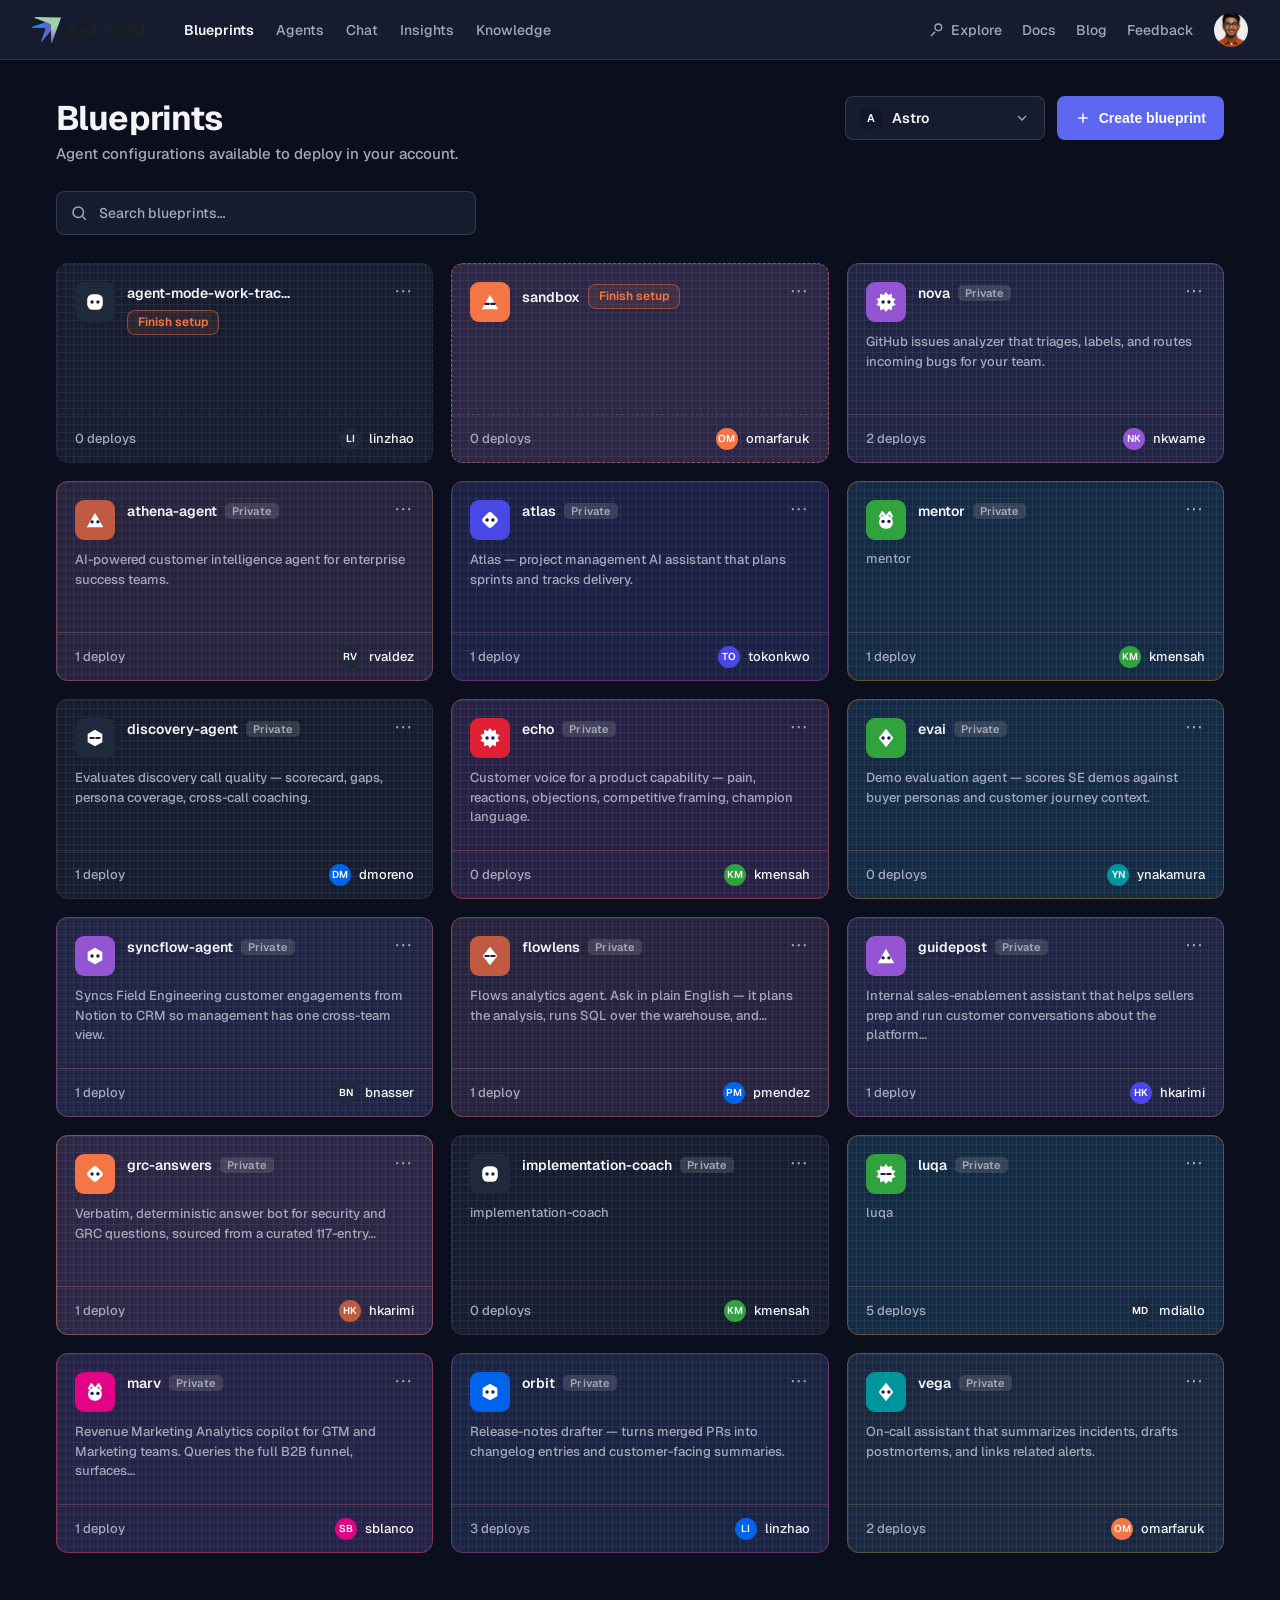
<file: live/beta/astropods-blueprints-page-dark.html>
<!doctype html>
<html lang="en" data-theme="dark">
<head>
<meta charset="utf-8">
<meta name="viewport" content="width=device-width, initial-scale=1">
<title>Blueprints | Astro</title>
<link rel="preconnect" href="https://fonts.googleapis.com">
<link href="https://fonts.googleapis.com/css2?family=Geist:wght@400;500;600;700;800&family=Geist+Mono:wght@400;500&display=swap" rel="stylesheet">
<style>
:root{
  --color-indigo-400:oklch(67.29% .1599 274.471);--color-indigo-500:oklch(58.4% .2055 274.722);
  --color-indigo-600:oklch(51.05% .2306 274.785);--color-indigo-700:oklch(45.68% .2115 274.96);
  --color-slate-50:oklch(98.42% .0034 247.858);--color-slate-100:oklch(96.83% .0069 247.896);
  --color-slate-200:oklch(92.88% .0126 253.4);--color-slate-300:oklch(86.9% .0198 252.894);
  --color-slate-400:oklch(70.58% 0 0);--color-slate-500:oklch(55.44% .0407 257.417);
  --color-slate-600:oklch(44.55% .0374 257.281);--color-slate-800:oklch(27.95% .0368 260.031);
  --color-slate-900:oklch(20.77% .0398 265.755);--color-slate-950:oklch(12.88% .0406 264.695);
  --amber:oklch(70.39% .1668 41.358);
  --radius:.75rem;--radius-sm:calc(var(--radius)/2);--radius-xs:.125rem;
  --radius-btn:calc(var(--radius-sm) + 2px);
  --font-sans:"Geist","Geist Variable",ui-sans-serif,system-ui,sans-serif;
  --font-mono:"Geist Mono","Geist Mono Variable",ui-monospace,monospace;
  --background:var(--color-slate-50);--foreground:var(--color-slate-950);
  --card:#fff;--surface:var(--color-slate-100);
  --primary:var(--color-indigo-600);--primary-foreground:#fff;
  --secondary:var(--color-slate-200);--secondary-foreground:var(--color-slate-800);
  --muted-foreground:var(--color-slate-600);
  --border:color-mix(in oklch, var(--color-slate-300) 60%, transparent);
  --input:color-mix(in oklch, var(--color-slate-300) 80%, transparent);
  --ring:var(--color-slate-500);
}
[data-theme="dark"]{
  --background:#0b0e1c;
  --surface:#11172a;
  --card:#161b2e; --card-foreground:#f3f4f8;
  --foreground:#f3f4f8;
  --secondary:#1e2540; --secondary-foreground:#f3f4f8;
  --muted:#1e2540; --muted-foreground:#a3a8b8;
  --accent:#252c4a; --accent-foreground:#f3f4f8;
  --border:rgba(255,255,255,0.10);
  --input:rgba(255,255,255,0.14);
  --ring:var(--color-indigo-400);
  --primary:var(--color-indigo-500); --primary-foreground:#fff;
}
*{box-sizing:border-box}
body{margin:0;font-family:var(--font-sans);font-size:14px;font-weight:500;
  background:var(--background);color:var(--foreground);-webkit-font-smoothing:antialiased}
.page{max-width:1840px;margin:0 auto;padding:36px 56px 80px}

/* header */
.head{display:flex;align-items:flex-start;gap:16px;margin-bottom:28px}
.head h1{font-size:34px;font-weight:700;letter-spacing:-.025em;margin:0 0 4px}
.head .sub{color:var(--muted-foreground);margin:0;font-size:15px}
.head .actions{margin-left:auto;display:flex;gap:12px;align-items:center}
.acct{display:flex;align-items:center;gap:10px;height:44px;padding:0 14px;background:var(--card);
  border:1px solid var(--input);border-radius:var(--radius-btn);font-weight:600;cursor:pointer;min-width:200px}
.acct .pm{width:22px;height:22px;border-radius:6px;background:var(--color-slate-900);
  display:flex;align-items:center;justify-content:center;color:#fff;font-size:11px}
.acct .chev{margin-left:auto;color:var(--muted-foreground)}
.btn-create{display:inline-flex;align-items:center;gap:8px;height:44px;padding:0 18px;
  background:var(--primary);color:#fff;border:none;border-radius:var(--radius-btn);
  font-weight:600;font-size:14px;cursor:pointer}

/* search */
.search{position:relative;max-width:420px;margin-bottom:28px}
.search svg{position:absolute;left:14px;top:50%;transform:translateY(-50%);color:var(--muted-foreground)}
.search input{width:100%;height:44px;padding:0 14px 0 42px;border-radius:var(--radius-btn);
  border:1px solid var(--input);background:var(--card);color:var(--foreground);font:inherit;font-weight:500}
.search input::placeholder{color:var(--muted-foreground)}

/* grid */
.grid{display:grid;grid-template-columns:repeat(4,1fr);gap:18px}
@media(max-width:1280px){.grid{grid-template-columns:repeat(3,1fr)}}
@media(max-width:920px){.grid{grid-template-columns:repeat(2,1fr)}}
@media(max-width:600px){.grid{grid-template-columns:1fr}}

/* card */
.bp{--tint:var(--color-slate-500);position:relative;display:flex;flex-direction:column;
  border:1px solid color-mix(in oklch,var(--tint) 35%,var(--border));border-radius:var(--radius);
  background-color:color-mix(in oklch,var(--tint) 6%,var(--card));
  background-image:
    linear-gradient(to right, color-mix(in oklch,var(--tint) 9%,transparent) 1px,transparent 1px),
    linear-gradient(to bottom, color-mix(in oklch,var(--tint) 9%,transparent) 1px,transparent 1px);
  background-size:8px 8px;min-height:200px;overflow:hidden}
.bp .body{padding:18px 18px 14px;display:flex;flex-direction:column;gap:10px;flex:1}
.bp .top{display:flex;align-items:flex-start;gap:12px}
.tile{flex:none;width:40px;height:40px;border-radius:9px;background:var(--tint);
  display:flex;align-items:center;justify-content:center;color:#fff}
.bp .title{min-width:0;flex:1;padding-top:2px}
.bp .title .name{font-size:14px;font-weight:600;display:flex;align-items:center;gap:8px;flex-wrap:wrap}
.bp .nm{white-space:nowrap;overflow:hidden;text-overflow:ellipsis;max-width:170px}
.priv{font-size:11px;font-weight:600;color:var(--muted-foreground);background:color-mix(in oklch,var(--color-slate-400) 22%,transparent);
  padding:1px 7px;border-radius:5px;letter-spacing:.01em}
.dots{flex:none;color:var(--muted-foreground);font-size:18px;line-height:1;cursor:pointer;padding:0 2px}
.bp .desc{font-size:13px;line-height:1.5;color:var(--muted-foreground);margin:0}
.bp .sub2{font-size:13px;color:var(--muted-foreground);margin:0}

/* footer */
.bp .foot{display:flex;align-items:center;padding:0 18px;height:48px;
  border-top:1px solid color-mix(in oklch,var(--tint) 14%,var(--border));font-size:13px}
.bp .deploys{color:var(--muted-foreground)}
.bp .author{margin-left:auto;display:flex;align-items:center;gap:8px;color:var(--foreground)}
.av{width:22px;height:22px;border-radius:9999px;display:flex;align-items:center;justify-content:center;
  color:#fff;font-size:10px;font-weight:600}

/* finish-setup state — keeps the tinted grid-paper treatment, dashed border to read as "draft" */
.bp.setup{border-style:dashed;border-color:color-mix(in oklch,var(--tint) 45%,var(--border))}
.bp.setup .foot{border-top-style:dashed}
.pill{font-size:12px;font-weight:600;color:var(--amber);border:1px solid color-mix(in oklch,var(--amber) 45%,transparent);
  background:color-mix(in oklch,var(--amber) 10%,transparent);padding:5px 10px;border-radius:8px;line-height:1.1}

/* dark: invert grid-paper — faint LIGHT lines over the navy card base, tint kept low so navy shows through */
[data-theme="dark"] .bp{
  background-color:color-mix(in oklch,var(--tint) 14%,var(--card));
  background-image:
    linear-gradient(to right, rgba(255,255,255,0.06) 1px,transparent 1px),
    linear-gradient(to bottom, rgba(255,255,255,0.06) 1px,transparent 1px);
}
.nav{display:flex;align-items:center;gap:28px;height:60px;padding:0 32px;
  border-bottom:1px solid var(--border);background:var(--card)}
.brand{display:flex;align-items:center;gap:8px}
.brand-logo{height:26px;width:auto;display:block}
.nav a{color:var(--muted-foreground);text-decoration:none;font-weight:500;font-size:14px}
.nav a.active{color:var(--foreground);font-weight:600}
.nav .links{display:flex;gap:22px;margin-left:8px}
.nav .right{margin-left:auto;display:flex;align-items:center;gap:20px}
.nav .right a{display:inline-flex;align-items:center;gap:6px}
.nav .me{width:34px;height:34px;border-radius:9999px;
  display:flex;align-items:center;justify-content:center;font-size:12px;font-weight:600}
.nav .me{background:var(--accent);color:var(--foreground)}

.nav .me{background-image:url('[data-uri]')!important;background-size:cover!important;background-position:center top!important;background-repeat:no-repeat!important;color:transparent!important;font-size:0!important}

/* ===== mobile nav (hamburger) — only inside the narrow hero mockup on phones ===== */
.nav-burger{display:none;flex-direction:column;justify-content:center;gap:5px;width:34px;height:34px;padding:6px;border:0;background:transparent;color:var(--foreground);cursor:pointer;flex:none}
.nav-burger span{display:block;height:2px;width:100%;background:currentColor;border-radius:2px}
@media(max-width:900px){
  .nav{flex-wrap:wrap;height:auto;min-height:0;padding:12px 16px;gap:12px}
  .nav .brand{order:1}
  .nav-burger{display:flex;order:2;margin-left:auto}
  .nav .links{order:3;width:100%;margin-left:0;flex-wrap:wrap;gap:20px;font-size:14px}
  .nav .links a{padding-bottom:8px;border-bottom:2px solid transparent}
  .nav .links a.active{border-bottom-color:var(--primary)}
  .nav .right{order:4;width:100%;display:none;flex-direction:column;align-items:flex-start;gap:14px;margin-left:0;padding-top:12px;border-top:1px solid var(--border)}
  .nav.open .right{display:flex}
}
</style>
</head>
<body>
<div class="nav">
  <div class="brand"><img class="brand-logo" src="astro-homepage-assets/astro-new-logo.svg" alt="Astro AI"></div>
  <button class="nav-burger" type="button" aria-label="Menu" aria-expanded="false"><span></span><span></span><span></span></button>
  <div class="links">
    <a href="#" class="active">Blueprints</a><a href="#">Agents</a><a href="#">Chat</a>
    <a href="#">Insights</a><a href="#">Knowledge</a>
  </div>
  <div class="right">
    <a href="#"><svg width="16" height="16" viewBox="0 0 24 24" fill="none" stroke="currentColor" stroke-width="2"><path d="M3 21l6-6"/><circle cx="14" cy="8" r="5"/></svg>Explore</a>
    <a href="#">Docs</a><a href="#">Blog</a><a href="#">Feedback</a>
    <span class="me"></span>
  </div>
</div>
<div class="page">
  <div class="head">
    <div>
      <h1>Blueprints</h1>
      <p class="sub">Agent configurations available to deploy in your account.</p>
    </div>
    <div class="actions">
      <div class="acct"><span class="pm">A</span><span>Astro</span>
        <svg class="chev" width="16" height="16" viewBox="0 0 24 24" fill="none" stroke="currentColor" stroke-width="2"><path d="m6 9 6 6 6-6"/></svg>
      </div>
      <button class="btn-create">
        <svg width="16" height="16" viewBox="0 0 24 24" fill="none" stroke="currentColor" stroke-width="2.2"><path d="M12 5v14M5 12h14"/></svg>
        Create blueprint
      </button>
    </div>
  </div>

  <div class="search">
    <svg width="18" height="18" viewBox="0 0 24 24" fill="none" stroke="currentColor" stroke-width="2"><circle cx="11" cy="11" r="7"/><path d="m21 21-4.3-4.3"/></svg>
    <input placeholder="Search blueprints…">
  </div>

  <div class="grid" id="grid"></div>
</div>

<script>
const tints = {
  indigo:'oklch(51.05% .2306 274.785)', purple:'oklch(58% .19 304)', blue:'oklch(54% .22 260)',
  green:'oklch(62.76% .1726 144.809)', amber:'oklch(70.39% .1668 41.358)', coral:'oklch(58.86% .1374 35.337)',
  red:'oklch(57.86% .2191 23.253)', pink:'oklch(59.53% .2439 355.007)', slate:'oklch(27.95% .0368 260.031)',
  teal:'oklch(60% .12 200)'
};
// shared eyed mascot builder (consistent across Blueprints / Agents / Insights)
function starBurst(cx,cy,sp,o,i){let p='';const s=Math.PI/sp;for(let k=0;k<sp*2;k++){const r=k%2?i:o,a=k*s-Math.PI/2;p+=(k?'L':'M')+(cx+Math.cos(a)*r).toFixed(1)+' '+(cy+Math.sin(a)*r).toFixed(1)+' ';}return p+'Z';}
function ic(shape, es='round', eye='#1e1b4b'){
  const c=12; let b='', ey=12;
  if(shape==='burst') b=`<path d="${starBurst(c,c,10,11,8)}" fill="#fff"/>`;
  else if(shape==='diamond') b=`<rect x="5" y="5" width="14" height="14" rx="3.5" transform="rotate(45 12 12)" fill="#fff"/>`;
  else if(shape==='shard') b=`<path d="M12 2 L20 12 L12 22 L4 12 Z" fill="#fff"/>`;
  else if(shape==='hex') b=`<path d="M12 3 L20 7.5 L20 16.5 L12 21 L4 16.5 L4 7.5 Z" fill="#fff"/>`;
  else if(shape==='triangle'){ b=`<path d="M12 4 L21 20 L3 20 Z" fill="#fff"/>`; ey=14; }
  else if(shape==='squircle') b=`<rect x="3.5" y="3.5" width="17" height="17" rx="6" fill="#fff"/>`;
  else if(shape==='cat'){ b=`<path d="M5 9 L8 3.5 L11.5 8 M19 9 L16 3.5 L12.5 8" fill="none" stroke="#fff" stroke-width="2.4" stroke-linejoin="round"/><rect x="4.5" y="7" width="15" height="14.5" rx="6.8" fill="#fff"/>`; ey=13.5; }
  else b=`<rect x="4" y="4" width="16" height="16" rx="5" fill="#fff"/>`;
  const dx=3.2;
  const eyes = es==='dash'
    ? `<rect x="${c-dx-3}" y="${ey-1.1}" width="6" height="2.3" rx="1.1" fill="${eye}"/><rect x="${c+dx-3}" y="${ey-1.1}" width="6" height="2.3" rx="1.1" fill="${eye}"/>`
    : `<circle cx="${c-dx}" cy="${ey}" r="1.85" fill="${eye}"/><circle cx="${c+dx}" cy="${ey}" r="1.85" fill="${eye}"/>`;
  return `<svg width="22" height="22" viewBox="0 0 24 24">${b}${eyes}</svg>`;
}

const cards = [
  {setup:true, name:'agent-mode-work-tracker', sub:'agent-mode-work-tracker', tint:'slate', g:'squircle', es:'round', deploys:0, by:'linzhao', avt:'slate'},
  {setup:true, name:'sandbox', sub:'sandbox', tint:'amber', g:'triangle', es:'dash', deploys:0, by:'omarfaruk', avt:'amber'},
  {name:'nova', desc:'GitHub issues analyzer that triages, labels, and routes incoming bugs for your team.', tint:'purple', g:'burst', es:'round', deploys:2, by:'nkwame', avt:'purple'},
  {name:'athena-agent', desc:'AI-powered customer intelligence agent for enterprise success teams.', tint:'coral', g:'triangle', es:'round', deploys:1, by:'rvaldez', avt:'slate'},
  {name:'atlas', desc:'Atlas — project management AI assistant that plans sprints and tracks delivery.', tint:'indigo', g:'diamond', es:'round', deploys:1, by:'tokonkwo', avt:'indigo'},
  {name:'mentor', sub:'mentor', tint:'green', g:'cat', es:'round', deploys:1, by:'kmensah', avt:'green'},
  {name:'discovery-agent', desc:'Evaluates discovery call quality — scorecard, gaps, persona coverage, cross-call coaching.', tint:'slate', g:'hex', es:'dash', deploys:1, by:'dmoreno', avt:'blue'},
  {name:'echo', desc:'Customer voice for a product capability — pain, reactions, objections, competitive framing, champion language.', tint:'red', g:'burst', es:'round', deploys:0, by:'kmensah', avt:'green'},
  {name:'evai', desc:'Demo evaluation agent — scores SE demos against buyer personas and customer journey context.', tint:'green', g:'shard', es:'round', deploys:0, by:'ynakamura', avt:'teal'},
  {name:'syncflow-agent', desc:'Syncs Field Engineering customer engagements from Notion to CRM so management has one cross-team view.', tint:'purple', g:'hex', es:'round', deploys:1, by:'bnasser', avt:'slate'},
  {name:'flowlens', desc:'Flows analytics agent. Ask in plain English — it plans the analysis, runs SQL over the warehouse, and…', tint:'coral', g:'shard', es:'dash', deploys:1, by:'pmendez', avt:'blue'},
  {name:'guidepost', desc:'Internal sales-enablement assistant that helps sellers prep and run customer conversations about the platform…', tint:'purple', g:'triangle', es:'round', deploys:1, by:'hkarimi', avt:'indigo'},
  {name:'grc-answers', desc:'Verbatim, deterministic answer bot for security and GRC questions, sourced from a curated 117-entry…', tint:'amber', g:'diamond', es:'round', deploys:1, by:'hkarimi', avt:'coral'},
  {name:'implementation-coach', sub:'implementation-coach', tint:'slate', g:'squircle', es:'round', deploys:0, by:'kmensah', avt:'green'},
  {name:'luqa', sub:'luqa', tint:'green', g:'burst', es:'dash', deploys:5, by:'mdiallo', avt:'slate'},
  {name:'marv', desc:'Revenue Marketing Analytics copilot for GTM and Marketing teams. Queries the full B2B funnel, surfaces…', tint:'pink', g:'cat', es:'round', deploys:1, by:'sblanco', avt:'pink'},
  {name:'orbit', desc:'Release-notes drafter — turns merged PRs into changelog entries and customer-facing summaries.', tint:'blue', g:'hex', es:'round', deploys:3, by:'linzhao', avt:'blue'},
  {name:'vega', desc:'On-call assistant that summarizes incidents, drafts postmortems, and links related alerts.', tint:'teal', g:'shard', es:'round', deploys:2, by:'omarfaruk', avt:'amber'}
];

const grid = document.getElementById('grid');
grid.innerHTML = cards.map(c=>{
  const tint = tints[c.tint], avt = tints[c.avt]||tints.slate;
  const initials = c.by.slice(0,2).toUpperCase();
  const desc = c.setup ? '' : (c.sub
      ? `<p class="sub2">${c.sub}</p>`
      : `<p class="desc">${c.desc}</p>`);
  const badge = c.setup
      ? `<span class="pill">Finish&nbsp;setup</span>`
      : `<span class="priv">Private</span>`;
  return `<div class="bp ${c.setup?'setup':''}" style="--tint:${tint}">
    <div class="body">
      <div class="top">
        <div class="tile">${ic(c.g, c.es)}</div>
        <div class="title"><div class="name"><span class="nm">${c.name}</span>${badge}</div></div>
        <span class="dots">⋯</span>
      </div>
      ${desc}
    </div>
    <div class="foot">
      <span class="deploys">${c.deploys} deploy${c.deploys===1?'':'s'}</span>
      <span class="author"><span class="av" style="background:${avt}">${initials}</span>${c.by}</span>
    </div>
  </div>`;
}).join('');
</script>
<script>
/* Top-nav links drive the hero shell: map label -> app view, postMessage up to parent. */
(function(){
  var map={Blueprints:'blueprints',Agents:'agents',Chat:'chat',Insights:'insights',Knowledge:'knowledge',Explore:'agents'};
  document.querySelectorAll('.nav a').forEach(function(a){
    var key=(a.textContent||'').trim();
    if(Object.prototype.hasOwnProperty.call(map,key)){
      a.style.cursor='pointer';
      a.addEventListener('click',function(e){
        e.preventDefault();
        parent.postMessage({astroView:map[key]},'*');
      });
    }
  });
})();
</script>
<script>
/* ---- live search: generate query-matched placeholder blueprints ---- */
(function(){
  var gridEl = document.getElementById('grid');
  var input  = document.querySelector('.search input');
  if(!gridEl || !input) return;
  var DEFAULT_HTML = gridEl.innerHTML;

  // content safety — refuse obviously inappropriate / illegal queries
  var BLOCK=['porn','sex','nude','naked','nsfw','xxx','erotic','fetish','escort',
    'kill','murder','bomb','terror','weapon','shoot','stab','assault',
    'cocaine','heroin','meth','fentanyl','narcotic','drug deal',
    'suicide','self harm','self-harm','kys',
    'fuck','shit','bitch','cunt','nigger','faggot','rape','molest','pedo',
    'hack into','ransomware','malware','phishing','ddos','carding','stolen card',
    'launder','counterfeit','human traffick'];
  function blocked(q){var s=' '+q.toLowerCase()+' ';for(var i=0;i<BLOCK.length;i++){if(s.indexOf(BLOCK[i])!==-1)return true;}return false;}
  function esc(s){return s.replace(/[&<>"]/g,function(c){return{'&':'&amp;','<':'&lt;','>':'&gt;','"':'&quot;'}[c];});}

  var STOP={the:1,a:1,an:1,and:1,or:1,for:1,to:1,of:1,with:1,my:1,me:1,that:1,this:1,in:1,on:1,at:1,is:1,it:1,i:1,want:1,need:1,help:1,helps:1,helping:1,agent:1,agents:1,bot:1,ai:1,you:1,your:1,can:1,build:1,make:1,create:1,some:1,any:1};
  function keywords(q){return q.toLowerCase().replace(/[^a-z0-9\s-]/g,' ').split(/\s+/).filter(function(w){return w&&w.length>1&&!STOP[w];});}

  var SUFFIX=['agent','copilot','assistant','bot','pilot','scout','flow','sensei'];
  var CAP=[
    'automating the busywork and surfacing what needs your attention',
    'answering questions in plain language and taking action across your tools',
    'monitoring activity and flagging anything that looks off',
    'drafting, reviewing, and refining the work end to end',
    'running on a schedule and reporting back with a concise summary',
    'connecting your existing services so everything stays in sync',
    'triaging incoming requests and routing them to the right place',
    'turning raw signals into clear, actionable insight'];
  var TPL=[
    function(p,c){return 'An AI agent that helps you with '+p+' — '+c+'.';},
    function(p,c){return 'Handles '+p+' for your team, '+c+'.';},
    function(p,c){return 'Your '+p+' copilot: '+c+'.';},
    function(p,c){return 'Purpose-built for '+p+', '+c+'.';},
    function(p,c){return 'Streamlines '+p+' by '+c+'.';},
    function(p,c){return 'A '+p+' assistant focused on '+c+'.';}];

  function generate(q){
    var kw=keywords(q);
    if(!kw.length) kw=[(q.toLowerCase().replace(/[^a-z0-9]+/g,'-').replace(/^-|-$/g,''))||'custom'];
    var topic=kw.slice(0,2).join('-'), phrase=esc(q.trim().toLowerCase().replace(/[.?!]+$/,'')), out=[];
    for(var i=0;i<8;i++){
      var base=(i%3===0&&kw.length>1)?topic:(kw[i%kw.length]||kw[0]);
      out.push({slug:base+'-'+SUFFIX[i%SUFFIX.length], desc:TPL[i%TPL.length](phrase,CAP[i%CAP.length]), i:i});
    }
    return out;
  }

  // card factory — matches this page's blueprint cards (uses ic() + tints)
  var TINTKEYS=['blue','purple','teal','green','coral','indigo','pink','amber'];
  var GL=['burst','diamond','shard','hex','triangle','squircle','cat'];
  var ES=['round','round','dash'];
  var BY=[['you','teal'],['astropods','indigo'],['simon','blue'],['rabbah','coral']];
  var DEP=[0,1,2,0,3,1,0,2];
  function makeCard(g){var i=g.i,by=BY[i%BY.length],d=DEP[i%DEP.length];
    var tint=tints[TINTKEYS[i%TINTKEYS.length]], avt=tints[by[1]]||tints.slate, initials=by[0].slice(0,2).toUpperCase();
    return '<div class="bp" style="--tint:'+tint+'"><div class="body"><div class="top">'
      +'<div class="tile">'+ic(GL[i%GL.length],ES[i%ES.length])+'</div>'
      +'<div class="title"><div class="name"><span class="nm">'+g.slug+'</span><span class="priv">Private</span></div></div>'
      +'<span class="dots">⋯</span></div>'
      +'<p class="desc">'+g.desc+'</p></div>'
      +'<div class="foot"><span class="deploys">'+d+' deploy'+(d===1?'':'s')+'</span>'
      +'<span class="author"><span class="av" style="background:'+avt+'">'+initials+'</span>'+by[0]+'</span></div></div>';}

  function run(){
    var q=input.value.trim();
    if(!q){gridEl.innerHTML=DEFAULT_HTML;return;}
    if(blocked(q)){gridEl.innerHTML='<div style="grid-column:1/-1;padding:56px 8px;text-align:center;color:var(--muted-foreground);font-size:15px;font-weight:500">No matching blueprints. Try a different search.</div>';return;}
    gridEl.innerHTML=generate(q).map(makeCard).join('');
  }
  var t;
  input.addEventListener('input',function(){clearTimeout(t);t=setTimeout(run,500);});
  input.addEventListener('keydown',function(e){if(e.key==='Enter'){clearTimeout(t);run();}});
})();
</script>
<script>(function(){var b=document.querySelector('.nav-burger');if(!b)return;b.addEventListener('click',function(){var n=document.querySelector('.nav');var o=n.classList.toggle('open');b.setAttribute('aria-expanded',o?'true':'false');});})();</script>
<!-- Cloudflare Pages Analytics --></body>
</html>
</file>
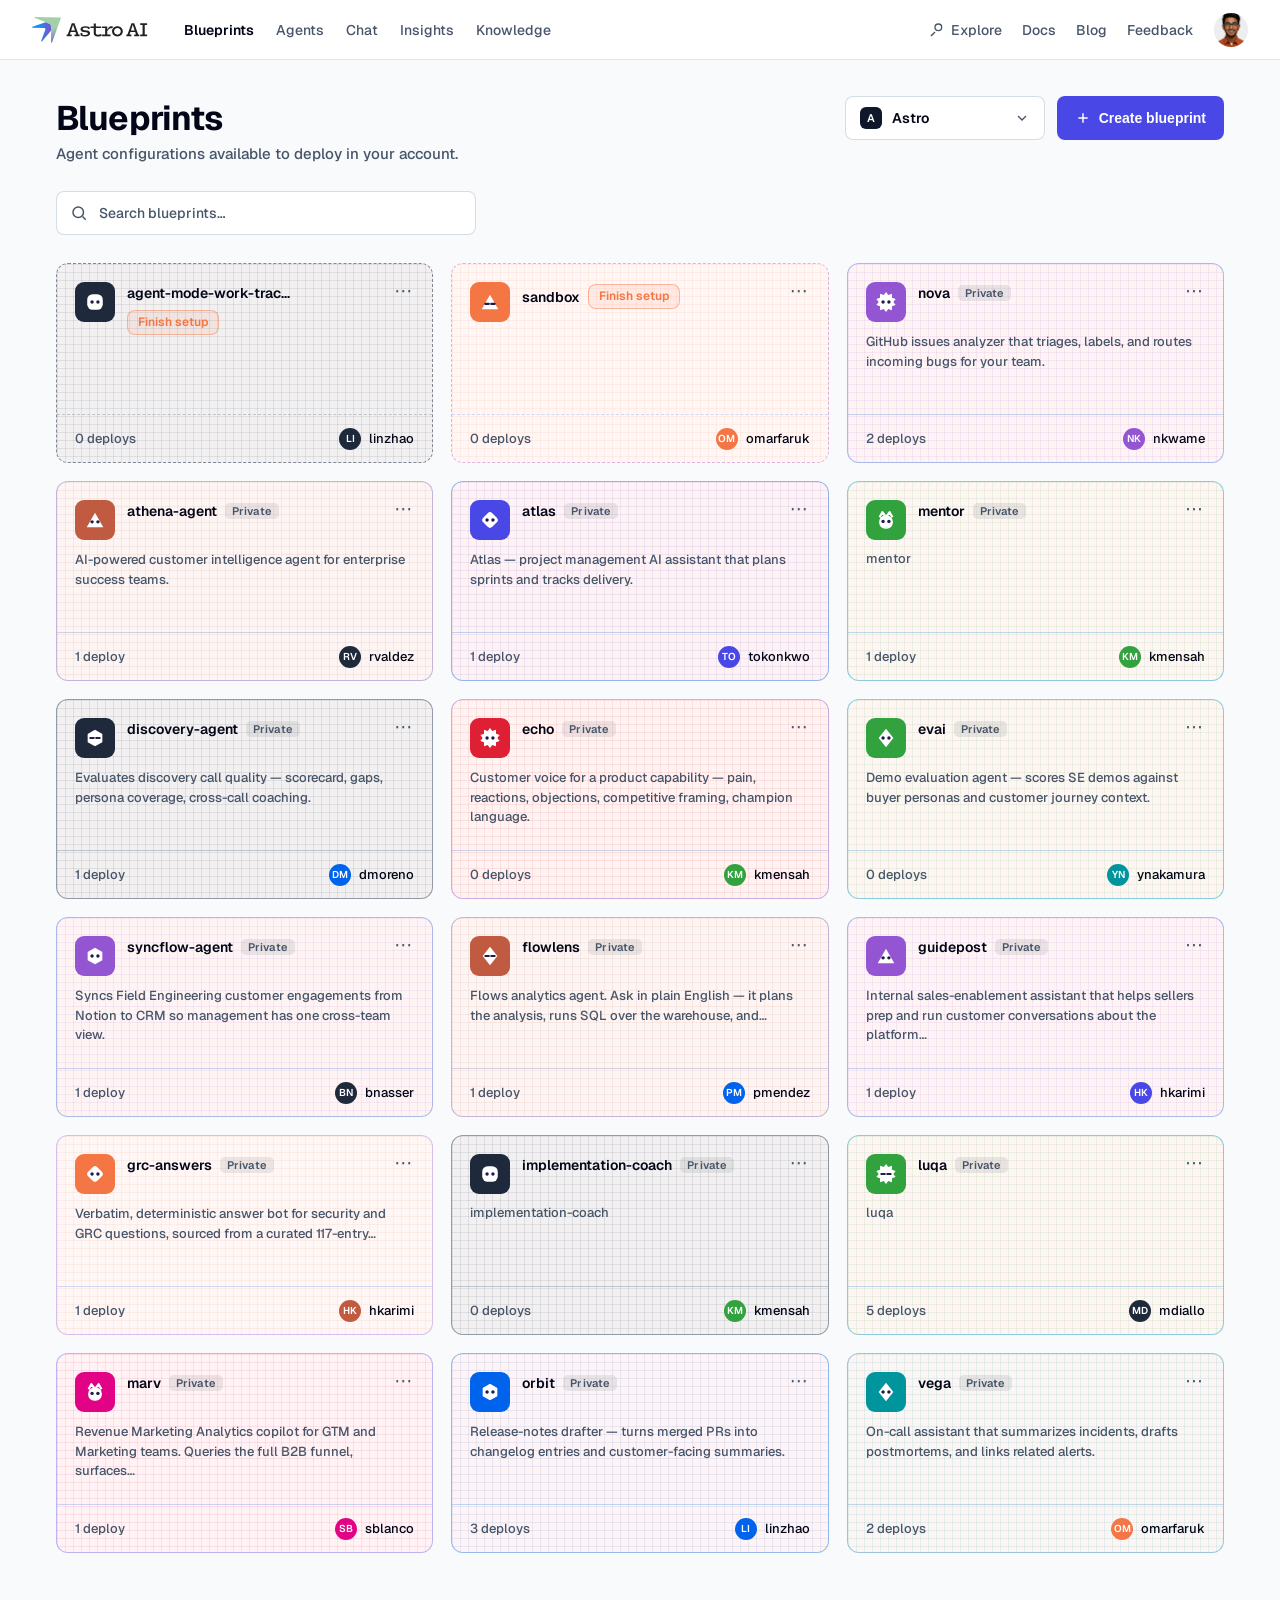
<file: live/beta/astropods-blueprints-page.html>
<!doctype html>
<html lang="en" data-theme="light">
<head>
<meta charset="utf-8">
<meta name="viewport" content="width=device-width, initial-scale=1">
<title>Blueprints | Astro</title>
<link rel="preconnect" href="https://fonts.googleapis.com">
<link href="https://fonts.googleapis.com/css2?family=Geist:wght@400;500;600;700;800&family=Geist+Mono:wght@400;500&display=swap" rel="stylesheet">
<style>
:root{
  --color-indigo-400:oklch(67.29% .1599 274.471);--color-indigo-500:oklch(58.4% .2055 274.722);
  --color-indigo-600:oklch(51.05% .2306 274.785);--color-indigo-700:oklch(45.68% .2115 274.96);
  --color-slate-50:oklch(98.42% .0034 247.858);--color-slate-100:oklch(96.83% .0069 247.896);
  --color-slate-200:oklch(92.88% .0126 253.4);--color-slate-300:oklch(86.9% .0198 252.894);
  --color-slate-400:oklch(70.58% 0 0);--color-slate-500:oklch(55.44% .0407 257.417);
  --color-slate-600:oklch(44.55% .0374 257.281);--color-slate-800:oklch(27.95% .0368 260.031);
  --color-slate-900:oklch(20.77% .0398 265.755);--color-slate-950:oklch(12.88% .0406 264.695);
  --amber:oklch(70.39% .1668 41.358);
  --radius:.75rem;--radius-sm:calc(var(--radius)/2);--radius-xs:.125rem;
  --radius-btn:calc(var(--radius-sm) + 2px);
  --font-sans:"Geist","Geist Variable",ui-sans-serif,system-ui,sans-serif;
  --font-mono:"Geist Mono","Geist Mono Variable",ui-monospace,monospace;
  --background:var(--color-slate-50);--foreground:var(--color-slate-950);
  --card:#fff;--surface:var(--color-slate-100);
  --primary:var(--color-indigo-600);--primary-foreground:#fff;
  --secondary:var(--color-slate-200);--secondary-foreground:var(--color-slate-800);
  --muted-foreground:var(--color-slate-600);
  --border:color-mix(in oklch, var(--color-slate-300) 60%, transparent);
  --input:color-mix(in oklch, var(--color-slate-300) 80%, transparent);
  --ring:var(--color-slate-500);
}
*{box-sizing:border-box}
body{margin:0;font-family:var(--font-sans);font-size:14px;font-weight:500;
  background:var(--background);color:var(--foreground);-webkit-font-smoothing:antialiased}
.page{max-width:1840px;margin:0 auto;padding:36px 56px 80px}

/* header */
.head{display:flex;align-items:flex-start;gap:16px;margin-bottom:28px}
.head h1{font-size:34px;font-weight:700;letter-spacing:-.025em;margin:0 0 4px}
.head .sub{color:var(--muted-foreground);margin:0;font-size:15px}
.head .actions{margin-left:auto;display:flex;gap:12px;align-items:center}
.acct{display:flex;align-items:center;gap:10px;height:44px;padding:0 14px;background:var(--card);
  border:1px solid var(--input);border-radius:var(--radius-btn);font-weight:600;cursor:pointer;min-width:200px}
.acct .pm{width:22px;height:22px;border-radius:6px;background:var(--color-slate-900);
  display:flex;align-items:center;justify-content:center;color:#fff;font-size:11px}
.acct .chev{margin-left:auto;color:var(--muted-foreground)}
.btn-create{display:inline-flex;align-items:center;gap:8px;height:44px;padding:0 18px;
  background:var(--primary);color:#fff;border:none;border-radius:var(--radius-btn);
  font-weight:600;font-size:14px;cursor:pointer}

/* search */
.search{position:relative;max-width:420px;margin-bottom:28px}
.search svg{position:absolute;left:14px;top:50%;transform:translateY(-50%);color:var(--muted-foreground)}
.search input{width:100%;height:44px;padding:0 14px 0 42px;border-radius:var(--radius-btn);
  border:1px solid var(--input);background:var(--card);color:var(--foreground);font:inherit;font-weight:500}
.search input::placeholder{color:var(--muted-foreground)}

/* grid */
.grid{display:grid;grid-template-columns:repeat(4,1fr);gap:18px}
@media(max-width:1280px){.grid{grid-template-columns:repeat(3,1fr)}}
@media(max-width:920px){.grid{grid-template-columns:repeat(2,1fr)}}
@media(max-width:600px){.grid{grid-template-columns:1fr}}

/* card */
.bp{--tint:var(--color-slate-500);position:relative;display:flex;flex-direction:column;
  border:1px solid color-mix(in oklch,var(--tint) 35%,var(--border));border-radius:var(--radius);
  background-color:color-mix(in oklch,var(--tint) 6%,var(--card));
  background-image:
    linear-gradient(to right, color-mix(in oklch,var(--tint) 9%,transparent) 1px,transparent 1px),
    linear-gradient(to bottom, color-mix(in oklch,var(--tint) 9%,transparent) 1px,transparent 1px);
  background-size:8px 8px;min-height:200px;overflow:hidden}
.bp .body{padding:18px 18px 14px;display:flex;flex-direction:column;gap:10px;flex:1}
.bp .top{display:flex;align-items:flex-start;gap:12px}
.tile{flex:none;width:40px;height:40px;border-radius:9px;background:var(--tint);
  display:flex;align-items:center;justify-content:center;color:#fff}
.bp .title{min-width:0;flex:1;padding-top:2px}
.bp .title .name{font-size:14px;font-weight:600;display:flex;align-items:center;gap:8px;flex-wrap:wrap}
.bp .nm{white-space:nowrap;overflow:hidden;text-overflow:ellipsis;max-width:170px}
.priv{font-size:11px;font-weight:600;color:var(--muted-foreground);background:color-mix(in oklch,var(--color-slate-400) 22%,transparent);
  padding:1px 7px;border-radius:5px;letter-spacing:.01em}
.dots{flex:none;color:var(--muted-foreground);font-size:18px;line-height:1;cursor:pointer;padding:0 2px}
.bp .desc{font-size:13px;line-height:1.5;color:var(--muted-foreground);margin:0}
.bp .sub2{font-size:13px;color:var(--muted-foreground);margin:0}

/* footer */
.bp .foot{display:flex;align-items:center;padding:0 18px;height:48px;
  border-top:1px solid color-mix(in oklch,var(--tint) 14%,var(--border));font-size:13px}
.bp .deploys{color:var(--muted-foreground)}
.bp .author{margin-left:auto;display:flex;align-items:center;gap:8px;color:var(--foreground)}
.av{width:22px;height:22px;border-radius:9999px;display:flex;align-items:center;justify-content:center;
  color:#fff;font-size:10px;font-weight:600}

/* finish-setup state — keeps the tinted grid-paper treatment, dashed border to read as "draft" */
.bp.setup{border-style:dashed;border-color:color-mix(in oklch,var(--tint) 45%,var(--border))}
.bp.setup .foot{border-top-style:dashed}
.pill{font-size:12px;font-weight:600;color:var(--amber);border:1px solid color-mix(in oklch,var(--amber) 45%,transparent);
  background:color-mix(in oklch,var(--amber) 10%,transparent);padding:5px 10px;border-radius:8px;line-height:1.1}
.nav{display:flex;align-items:center;gap:28px;height:60px;padding:0 32px;
  border-bottom:1px solid var(--border);background:var(--card)}
.brand{display:flex;align-items:center;gap:8px}
.brand-logo{height:26px;width:auto;display:block}
.nav a{color:var(--muted-foreground);text-decoration:none;font-weight:500;font-size:14px}
.nav a.active{color:var(--foreground);font-weight:600}
.nav .links{display:flex;gap:22px;margin-left:8px}
.nav .right{margin-left:auto;display:flex;align-items:center;gap:20px}
.nav .right a{display:inline-flex;align-items:center;gap:6px}
.nav .me{width:34px;height:34px;border-radius:9999px;
  display:flex;align-items:center;justify-content:center;font-size:12px;font-weight:600}
.nav .me{background:var(--color-slate-900);color:#fff}

.nav .me{background-image:url('[data-uri]')!important;background-size:cover!important;background-position:center top!important;background-repeat:no-repeat!important;color:transparent!important;font-size:0!important}

/* ===== mobile nav (hamburger) — only inside the narrow hero mockup on phones ===== */
.nav-burger{display:none;flex-direction:column;justify-content:center;gap:5px;width:34px;height:34px;padding:6px;border:0;background:transparent;color:var(--foreground);cursor:pointer;flex:none}
.nav-burger span{display:block;height:2px;width:100%;background:currentColor;border-radius:2px}
@media(max-width:900px){
  .nav{flex-wrap:wrap;height:auto;min-height:0;padding:12px 16px;gap:12px}
  .nav .brand{order:1}
  .nav-burger{display:flex;order:2;margin-left:auto}
  .nav .links{order:3;width:100%;margin-left:0;flex-wrap:wrap;gap:20px;font-size:14px}
  .nav .links a{padding-bottom:8px;border-bottom:2px solid transparent}
  .nav .links a.active{border-bottom-color:var(--primary)}
  .nav .right{order:4;width:100%;display:none;flex-direction:column;align-items:flex-start;gap:14px;margin-left:0;padding-top:12px;border-top:1px solid var(--border)}
  .nav.open .right{display:flex}
}
</style>
</head>
<body>
<div class="nav">
  <div class="brand"><img class="brand-logo" src="astro-homepage-assets/astro-new-logo.svg" alt="Astro AI"></div>
  <button class="nav-burger" type="button" aria-label="Menu" aria-expanded="false"><span></span><span></span><span></span></button>
  <div class="links">
    <a href="#" class="active">Blueprints</a><a href="#">Agents</a><a href="#">Chat</a>
    <a href="#">Insights</a><a href="#">Knowledge</a>
  </div>
  <div class="right">
    <a href="#"><svg width="16" height="16" viewBox="0 0 24 24" fill="none" stroke="currentColor" stroke-width="2"><path d="M3 21l6-6"/><circle cx="14" cy="8" r="5"/></svg>Explore</a>
    <a href="#">Docs</a><a href="#">Blog</a><a href="#">Feedback</a>
    <span class="me"></span>
  </div>
</div>
<div class="page">
  <div class="head">
    <div>
      <h1>Blueprints</h1>
      <p class="sub">Agent configurations available to deploy in your account.</p>
    </div>
    <div class="actions">
      <div class="acct"><span class="pm">A</span><span>Astro</span>
        <svg class="chev" width="16" height="16" viewBox="0 0 24 24" fill="none" stroke="currentColor" stroke-width="2"><path d="m6 9 6 6 6-6"/></svg>
      </div>
      <button class="btn-create">
        <svg width="16" height="16" viewBox="0 0 24 24" fill="none" stroke="currentColor" stroke-width="2.2"><path d="M12 5v14M5 12h14"/></svg>
        Create blueprint
      </button>
    </div>
  </div>

  <div class="search">
    <svg width="18" height="18" viewBox="0 0 24 24" fill="none" stroke="currentColor" stroke-width="2"><circle cx="11" cy="11" r="7"/><path d="m21 21-4.3-4.3"/></svg>
    <input placeholder="Search blueprints…">
  </div>

  <div class="grid" id="grid"></div>
</div>

<script>
const tints = {
  indigo:'oklch(51.05% .2306 274.785)', purple:'oklch(58% .19 304)', blue:'oklch(54% .22 260)',
  green:'oklch(62.76% .1726 144.809)', amber:'oklch(70.39% .1668 41.358)', coral:'oklch(58.86% .1374 35.337)',
  red:'oklch(57.86% .2191 23.253)', pink:'oklch(59.53% .2439 355.007)', slate:'oklch(27.95% .0368 260.031)',
  teal:'oklch(60% .12 200)'
};
// shared eyed mascot builder (consistent across Blueprints / Agents / Insights)
function starBurst(cx,cy,sp,o,i){let p='';const s=Math.PI/sp;for(let k=0;k<sp*2;k++){const r=k%2?i:o,a=k*s-Math.PI/2;p+=(k?'L':'M')+(cx+Math.cos(a)*r).toFixed(1)+' '+(cy+Math.sin(a)*r).toFixed(1)+' ';}return p+'Z';}
function ic(shape, es='round', eye='#1e1b4b'){
  const c=12; let b='', ey=12;
  if(shape==='burst') b=`<path d="${starBurst(c,c,10,11,8)}" fill="#fff"/>`;
  else if(shape==='diamond') b=`<rect x="5" y="5" width="14" height="14" rx="3.5" transform="rotate(45 12 12)" fill="#fff"/>`;
  else if(shape==='shard') b=`<path d="M12 2 L20 12 L12 22 L4 12 Z" fill="#fff"/>`;
  else if(shape==='hex') b=`<path d="M12 3 L20 7.5 L20 16.5 L12 21 L4 16.5 L4 7.5 Z" fill="#fff"/>`;
  else if(shape==='triangle'){ b=`<path d="M12 4 L21 20 L3 20 Z" fill="#fff"/>`; ey=14; }
  else if(shape==='squircle') b=`<rect x="3.5" y="3.5" width="17" height="17" rx="6" fill="#fff"/>`;
  else if(shape==='cat'){ b=`<path d="M5 9 L8 3.5 L11.5 8 M19 9 L16 3.5 L12.5 8" fill="none" stroke="#fff" stroke-width="2.4" stroke-linejoin="round"/><rect x="4.5" y="7" width="15" height="14.5" rx="6.8" fill="#fff"/>`; ey=13.5; }
  else b=`<rect x="4" y="4" width="16" height="16" rx="5" fill="#fff"/>`;
  const dx=3.2;
  const eyes = es==='dash'
    ? `<rect x="${c-dx-3}" y="${ey-1.1}" width="6" height="2.3" rx="1.1" fill="${eye}"/><rect x="${c+dx-3}" y="${ey-1.1}" width="6" height="2.3" rx="1.1" fill="${eye}"/>`
    : `<circle cx="${c-dx}" cy="${ey}" r="1.85" fill="${eye}"/><circle cx="${c+dx}" cy="${ey}" r="1.85" fill="${eye}"/>`;
  return `<svg width="22" height="22" viewBox="0 0 24 24">${b}${eyes}</svg>`;
}

const cards = [
  {setup:true, name:'agent-mode-work-tracker', sub:'agent-mode-work-tracker', tint:'slate', g:'squircle', es:'round', deploys:0, by:'linzhao', avt:'slate'},
  {setup:true, name:'sandbox', sub:'sandbox', tint:'amber', g:'triangle', es:'dash', deploys:0, by:'omarfaruk', avt:'amber'},
  {name:'nova', desc:'GitHub issues analyzer that triages, labels, and routes incoming bugs for your team.', tint:'purple', g:'burst', es:'round', deploys:2, by:'nkwame', avt:'purple'},
  {name:'athena-agent', desc:'AI-powered customer intelligence agent for enterprise success teams.', tint:'coral', g:'triangle', es:'round', deploys:1, by:'rvaldez', avt:'slate'},
  {name:'atlas', desc:'Atlas — project management AI assistant that plans sprints and tracks delivery.', tint:'indigo', g:'diamond', es:'round', deploys:1, by:'tokonkwo', avt:'indigo'},
  {name:'mentor', sub:'mentor', tint:'green', g:'cat', es:'round', deploys:1, by:'kmensah', avt:'green'},
  {name:'discovery-agent', desc:'Evaluates discovery call quality — scorecard, gaps, persona coverage, cross-call coaching.', tint:'slate', g:'hex', es:'dash', deploys:1, by:'dmoreno', avt:'blue'},
  {name:'echo', desc:'Customer voice for a product capability — pain, reactions, objections, competitive framing, champion language.', tint:'red', g:'burst', es:'round', deploys:0, by:'kmensah', avt:'green'},
  {name:'evai', desc:'Demo evaluation agent — scores SE demos against buyer personas and customer journey context.', tint:'green', g:'shard', es:'round', deploys:0, by:'ynakamura', avt:'teal'},
  {name:'syncflow-agent', desc:'Syncs Field Engineering customer engagements from Notion to CRM so management has one cross-team view.', tint:'purple', g:'hex', es:'round', deploys:1, by:'bnasser', avt:'slate'},
  {name:'flowlens', desc:'Flows analytics agent. Ask in plain English — it plans the analysis, runs SQL over the warehouse, and…', tint:'coral', g:'shard', es:'dash', deploys:1, by:'pmendez', avt:'blue'},
  {name:'guidepost', desc:'Internal sales-enablement assistant that helps sellers prep and run customer conversations about the platform…', tint:'purple', g:'triangle', es:'round', deploys:1, by:'hkarimi', avt:'indigo'},
  {name:'grc-answers', desc:'Verbatim, deterministic answer bot for security and GRC questions, sourced from a curated 117-entry…', tint:'amber', g:'diamond', es:'round', deploys:1, by:'hkarimi', avt:'coral'},
  {name:'implementation-coach', sub:'implementation-coach', tint:'slate', g:'squircle', es:'round', deploys:0, by:'kmensah', avt:'green'},
  {name:'luqa', sub:'luqa', tint:'green', g:'burst', es:'dash', deploys:5, by:'mdiallo', avt:'slate'},
  {name:'marv', desc:'Revenue Marketing Analytics copilot for GTM and Marketing teams. Queries the full B2B funnel, surfaces…', tint:'pink', g:'cat', es:'round', deploys:1, by:'sblanco', avt:'pink'},
  {name:'orbit', desc:'Release-notes drafter — turns merged PRs into changelog entries and customer-facing summaries.', tint:'blue', g:'hex', es:'round', deploys:3, by:'linzhao', avt:'blue'},
  {name:'vega', desc:'On-call assistant that summarizes incidents, drafts postmortems, and links related alerts.', tint:'teal', g:'shard', es:'round', deploys:2, by:'omarfaruk', avt:'amber'}
];

const grid = document.getElementById('grid');
grid.innerHTML = cards.map(c=>{
  const tint = tints[c.tint], avt = tints[c.avt]||tints.slate;
  const initials = c.by.slice(0,2).toUpperCase();
  const desc = c.setup ? '' : (c.sub
      ? `<p class="sub2">${c.sub}</p>`
      : `<p class="desc">${c.desc}</p>`);
  const badge = c.setup
      ? `<span class="pill">Finish&nbsp;setup</span>`
      : `<span class="priv">Private</span>`;
  return `<div class="bp ${c.setup?'setup':''}" style="--tint:${tint}">
    <div class="body">
      <div class="top">
        <div class="tile">${ic(c.g, c.es)}</div>
        <div class="title"><div class="name"><span class="nm">${c.name}</span>${badge}</div></div>
        <span class="dots">⋯</span>
      </div>
      ${desc}
    </div>
    <div class="foot">
      <span class="deploys">${c.deploys} deploy${c.deploys===1?'':'s'}</span>
      <span class="author"><span class="av" style="background:${avt}">${initials}</span>${c.by}</span>
    </div>
  </div>`;
}).join('');
</script>
<script>
/* Top-nav links drive the hero shell: map label -> app view, postMessage up to parent. */
(function(){
  var map={Blueprints:'blueprints',Agents:'agents',Chat:'chat',Insights:'insights',Knowledge:'knowledge',Explore:'agents'};
  document.querySelectorAll('.nav a').forEach(function(a){
    var key=(a.textContent||'').trim();
    if(Object.prototype.hasOwnProperty.call(map,key)){
      a.style.cursor='pointer';
      a.addEventListener('click',function(e){
        e.preventDefault();
        parent.postMessage({astroView:map[key]},'*');
      });
    }
  });
})();
</script>
<script>
/* ---- live search: generate query-matched placeholder blueprints ---- */
(function(){
  var gridEl = document.getElementById('grid');
  var input  = document.querySelector('.search input');
  if(!gridEl || !input) return;
  var DEFAULT_HTML = gridEl.innerHTML;

  // content safety — refuse obviously inappropriate / illegal queries
  var BLOCK=['porn','sex','nude','naked','nsfw','xxx','erotic','fetish','escort',
    'kill','murder','bomb','terror','weapon','shoot','stab','assault',
    'cocaine','heroin','meth','fentanyl','narcotic','drug deal',
    'suicide','self harm','self-harm','kys',
    'fuck','shit','bitch','cunt','nigger','faggot','rape','molest','pedo',
    'hack into','ransomware','malware','phishing','ddos','carding','stolen card',
    'launder','counterfeit','human traffick'];
  function blocked(q){var s=' '+q.toLowerCase()+' ';for(var i=0;i<BLOCK.length;i++){if(s.indexOf(BLOCK[i])!==-1)return true;}return false;}
  function esc(s){return s.replace(/[&<>"]/g,function(c){return{'&':'&amp;','<':'&lt;','>':'&gt;','"':'&quot;'}[c];});}

  var STOP={the:1,a:1,an:1,and:1,or:1,for:1,to:1,of:1,with:1,my:1,me:1,that:1,this:1,in:1,on:1,at:1,is:1,it:1,i:1,want:1,need:1,help:1,helps:1,helping:1,agent:1,agents:1,bot:1,ai:1,you:1,your:1,can:1,build:1,make:1,create:1,some:1,any:1};
  function keywords(q){return q.toLowerCase().replace(/[^a-z0-9\s-]/g,' ').split(/\s+/).filter(function(w){return w&&w.length>1&&!STOP[w];});}

  var SUFFIX=['agent','copilot','assistant','bot','pilot','scout','flow','sensei'];
  var CAP=[
    'automating the busywork and surfacing what needs your attention',
    'answering questions in plain language and taking action across your tools',
    'monitoring activity and flagging anything that looks off',
    'drafting, reviewing, and refining the work end to end',
    'running on a schedule and reporting back with a concise summary',
    'connecting your existing services so everything stays in sync',
    'triaging incoming requests and routing them to the right place',
    'turning raw signals into clear, actionable insight'];
  var TPL=[
    function(p,c){return 'An AI agent that helps you with '+p+' — '+c+'.';},
    function(p,c){return 'Handles '+p+' for your team, '+c+'.';},
    function(p,c){return 'Your '+p+' copilot: '+c+'.';},
    function(p,c){return 'Purpose-built for '+p+', '+c+'.';},
    function(p,c){return 'Streamlines '+p+' by '+c+'.';},
    function(p,c){return 'A '+p+' assistant focused on '+c+'.';}];

  function generate(q){
    var kw=keywords(q);
    if(!kw.length) kw=[(q.toLowerCase().replace(/[^a-z0-9]+/g,'-').replace(/^-|-$/g,''))||'custom'];
    var topic=kw.slice(0,2).join('-'), phrase=esc(q.trim().toLowerCase().replace(/[.?!]+$/,'')), out=[];
    for(var i=0;i<8;i++){
      var base=(i%3===0&&kw.length>1)?topic:(kw[i%kw.length]||kw[0]);
      out.push({slug:base+'-'+SUFFIX[i%SUFFIX.length], desc:TPL[i%TPL.length](phrase,CAP[i%CAP.length]), i:i});
    }
    return out;
  }

  // card factory — matches this page's blueprint cards (uses ic() + tints)
  var TINTKEYS=['blue','purple','teal','green','coral','indigo','pink','amber'];
  var GL=['burst','diamond','shard','hex','triangle','squircle','cat'];
  var ES=['round','round','dash'];
  var BY=[['you','teal'],['astropods','indigo'],['simon','blue'],['rabbah','coral']];
  var DEP=[0,1,2,0,3,1,0,2];
  function makeCard(g){var i=g.i,by=BY[i%BY.length],d=DEP[i%DEP.length];
    var tint=tints[TINTKEYS[i%TINTKEYS.length]], avt=tints[by[1]]||tints.slate, initials=by[0].slice(0,2).toUpperCase();
    return '<div class="bp" style="--tint:'+tint+'"><div class="body"><div class="top">'
      +'<div class="tile">'+ic(GL[i%GL.length],ES[i%ES.length])+'</div>'
      +'<div class="title"><div class="name"><span class="nm">'+g.slug+'</span><span class="priv">Private</span></div></div>'
      +'<span class="dots">⋯</span></div>'
      +'<p class="desc">'+g.desc+'</p></div>'
      +'<div class="foot"><span class="deploys">'+d+' deploy'+(d===1?'':'s')+'</span>'
      +'<span class="author"><span class="av" style="background:'+avt+'">'+initials+'</span>'+by[0]+'</span></div></div>';}

  function run(){
    var q=input.value.trim();
    if(!q){gridEl.innerHTML=DEFAULT_HTML;return;}
    if(blocked(q)){gridEl.innerHTML='<div style="grid-column:1/-1;padding:56px 8px;text-align:center;color:var(--muted-foreground);font-size:15px;font-weight:500">No matching blueprints. Try a different search.</div>';return;}
    gridEl.innerHTML=generate(q).map(makeCard).join('');
  }
  var t;
  input.addEventListener('input',function(){clearTimeout(t);t=setTimeout(run,500);});
  input.addEventListener('keydown',function(e){if(e.key==='Enter'){clearTimeout(t);run();}});
})();
</script>
<script>(function(){var b=document.querySelector('.nav-burger');if(!b)return;b.addEventListener('click',function(){var n=document.querySelector('.nav');var o=n.classList.toggle('open');b.setAttribute('aria-expanded',o?'true':'false');});})();</script>
<!-- Cloudflare Pages Analytics --></body>
</html>
</file>
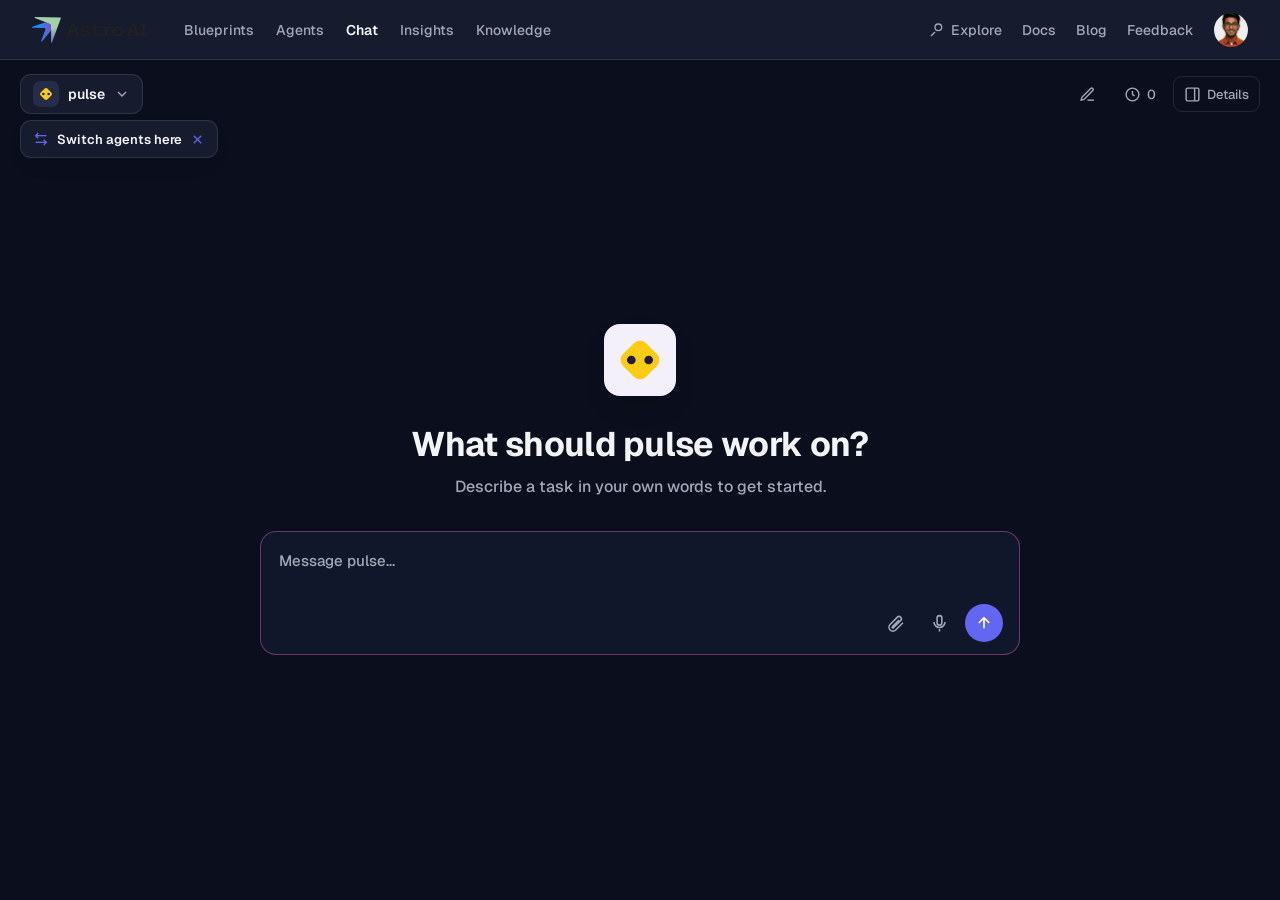
<file: live/beta/astropods-chat-page-dark.html>
<!doctype html>
<html lang="en" data-theme="dark">
<head>
<meta charset="utf-8">
<meta name="viewport" content="width=device-width, initial-scale=1">
<title>Chat | Astro</title>
<link rel="preconnect" href="https://fonts.googleapis.com">
<link href="https://fonts.googleapis.com/css2?family=Geist:wght@400;500;600;700;800&family=Geist+Mono:wght@400;500&display=swap" rel="stylesheet">
<style>
:root{
  --color-indigo-400:oklch(67.3% .1825 276.935);--color-indigo-500:oklch(58.54% .2041 277.117);
  --color-indigo-600:oklch(51.05% .2306 274.785);--color-indigo-700:oklch(45.68% .2115 274.96);
  --color-slate-50:oklch(98.42% .0034 247.858);--color-slate-100:oklch(96.83% .0069 247.896);
  --color-slate-300:oklch(86.9% .0198 252.894);--color-slate-400:oklch(70.58% 0 0);
  --color-slate-500:oklch(55.44% .0407 257.417);--color-slate-600:oklch(44.55% .0374 257.281);
  --color-slate-900:oklch(20.79% .0399 265.755);--color-slate-950:oklch(12.88% .0406 264.695);
  --radius:.75rem;--radius-sm:calc(var(--radius)/2);--radius-btn:calc(var(--radius-sm) + 2px);
  --font-sans:"Geist","Geist Variable",ui-sans-serif,system-ui,sans-serif;
  --font-mono:"Geist Mono",ui-monospace,SFMono-Regular,monospace;
  --background:var(--color-slate-50);--foreground:var(--color-slate-950);
  --surface:#fff;--card:#fff;--muted-foreground:var(--color-slate-600);
  --border:color-mix(in oklch, var(--color-slate-300) 60%, transparent);
  --input:color-mix(in oklch, var(--color-slate-300) 80%, transparent);
  --ring:var(--color-slate-500);--primary:var(--color-indigo-600);--accent:var(--color-slate-100);
}
[data-theme="dark"]{
  --background:#0b0e1c;--surface:#11172a;--card:#161b2e;--foreground:#f3f4f8;
  --muted-foreground:#a3a8b8;--accent:#252c4a;--border:rgba(255,255,255,0.10);
  --input:rgba(255,255,255,0.14);--ring:var(--color-indigo-400);--primary:var(--color-indigo-500);
}
*{box-sizing:border-box}
body{margin:0;font-family:var(--font-sans);font-size:14px;font-weight:500;
  background:var(--background);color:var(--foreground);-webkit-font-smoothing:antialiased}

/* top nav (shared) */
.nav{display:flex;align-items:center;gap:28px;height:60px;padding:0 32px;
  border-bottom:1px solid var(--border);background:var(--card)}
.brand{display:flex;align-items:center;gap:8px}
.brand-logo{height:26px;width:auto;display:block;color:var(--foreground)}
.nav a{color:var(--muted-foreground);text-decoration:none;font-weight:500;font-size:14px;cursor:pointer}
.nav a.active{color:var(--foreground);font-weight:600}
.nav .links{display:flex;gap:22px;margin-left:8px}
.nav .right{margin-left:auto;display:flex;align-items:center;gap:20px}
.nav .right a{display:inline-flex;align-items:center;gap:6px}
.nav .me{width:34px;height:34px;border-radius:9999px;background:var(--accent);color:var(--foreground);
  display:flex;align-items:center;justify-content:center;font-size:12px;font-weight:600}
.nav .me{background-image:url('[data-uri]')!important;background-size:cover!important;background-position:center top!important;background-repeat:no-repeat!important;color:transparent!important;font-size:0!important}

/* mobile nav */
.nav-burger{display:none;flex-direction:column;justify-content:center;gap:5px;width:34px;height:34px;padding:6px;border:0;background:transparent;color:var(--foreground);cursor:pointer;flex:none}
.nav-burger span{display:block;height:2px;width:100%;background:currentColor;border-radius:2px}
@media(max-width:900px){
  .nav{flex-wrap:wrap;height:auto;min-height:0;padding:12px 16px;gap:12px}
  .nav .brand{order:1}
  .nav-burger{display:flex;order:2;margin-left:auto}
  .nav .links{order:3;width:100%;margin-left:0;flex-wrap:wrap;gap:20px;font-size:14px}
  .nav .links a{padding-bottom:8px;border-bottom:2px solid transparent}
  .nav .links a.active{border-bottom-color:var(--primary)}
  .nav .right{order:4;width:100%;display:none;flex-direction:column;align-items:flex-start;gap:14px;margin-left:0;padding-top:12px;border-top:1px solid var(--border)}
  .nav.open .right{display:flex}
}

/* chat surface */
.chat{display:flex;flex-direction:column;height:calc(100vh - 61px)}
.chat-scroll{flex:1;overflow-y:auto;display:flex;flex-direction:column}
.chatbar{position:relative;display:flex;align-items:center;gap:16px;padding:14px 20px;z-index:2}
.agentsel{display:flex;align-items:center;gap:9px;height:40px;padding:0 12px;border-radius:11px;
  background:var(--card);border:1px solid var(--border);font-weight:600;cursor:pointer}
.agentsel .ai-tile{width:26px;height:26px;border-radius:7px;background:var(--accent);
  display:flex;align-items:center;justify-content:center}
.agentsel .chev{color:var(--muted-foreground)}
.switch-callout{position:absolute;top:60px;left:20px;display:flex;align-items:center;gap:8px;
  height:38px;padding:0 12px;border-radius:11px;background:var(--card);border:1px solid var(--border);
  font-weight:600;font-size:13px;box-shadow:0 8px 24px -14px rgba(0,0,0,.4)}
.switch-callout svg:first-child{color:var(--primary)}
.switch-callout .x{color:var(--muted-foreground);cursor:pointer;display:flex}
.chat-actions{margin-left:auto;display:flex;align-items:center;gap:6px}
.ic-btn{display:inline-flex;align-items:center;gap:6px;height:36px;padding:0 10px;border-radius:9px;
  border:1px solid transparent;background:transparent;color:var(--muted-foreground);cursor:pointer;
  font:inherit;font-weight:500;font-size:13px}
.ic-btn:hover{background:var(--accent)}
.ic-btn.bordered{border-color:var(--border)}

.chat-empty{flex:1;min-height:100%;display:flex;flex-direction:column;align-items:center;justify-content:center;
  padding:24px 24px 72px;text-align:center}
.hero-tile{width:72px;height:72px;border-radius:16px;background:#f4f0fb;
  display:flex;align-items:center;justify-content:center;
  box-shadow:0 12px 30px -14px rgba(0,0,0,.35);margin-bottom:26px}
[data-theme="dark"] .hero-tile{background:#f4f0fb}
.chat-empty h2{margin:0 0 10px;font-size:34px;font-weight:700;letter-spacing:-.02em}
.chat-empty p{margin:0 0 34px;color:var(--muted-foreground);font-size:16px}

.composer{width:min(760px,92%);border:1px solid color-mix(in oklch,var(--primary) 45%,var(--border));
  border-radius:16px;background:var(--surface);padding:16px 16px 12px;text-align:left;
  box-shadow:0 1px 0 rgba(0,0,0,.02)}
.composer textarea{width:100%;border:0;outline:0;resize:none;background:transparent;color:var(--foreground);
  font:inherit;font-size:15px;line-height:1.5;min-height:44px}
.composer textarea::placeholder{color:var(--muted-foreground)}
.composer-tools{display:flex;align-items:center;gap:8px;margin-top:8px}
.composer-tools .grow{flex:1}
.tool{width:36px;height:36px;border-radius:9px;border:0;background:transparent;color:var(--muted-foreground);
  cursor:pointer;display:flex;align-items:center;justify-content:center}
.tool:hover{background:var(--accent)}
.send{width:38px;height:38px;border-radius:9999px;border:0;background:var(--primary);color:#fff;
  cursor:pointer;display:flex;align-items:center;justify-content:center}
.send:disabled{opacity:.45;cursor:default}

/* conversation thread */
.thread{display:none;flex-direction:column;gap:18px;width:min(760px,92%);margin:0 auto;padding:24px 0 8px}
.msg{display:flex;gap:12px;max-width:100%}
.msg.user{justify-content:flex-end}
.msg.user .bubble{background:var(--primary);color:#fff;border-radius:16px 16px 4px 16px;
  padding:11px 15px;max-width:82%;line-height:1.5;white-space:pre-wrap}
.msg.bot{align-items:flex-start}
.msg.bot .avatar{width:30px;height:30px;border-radius:8px;background:#f4f0fb;flex:none;
  display:flex;align-items:center;justify-content:center}
.msg.bot .bubble{background:var(--card);border:1px solid var(--border);color:var(--foreground);
  border-radius:16px 16px 16px 4px;padding:12px 15px;max-width:82%;line-height:1.55;white-space:pre-wrap}
.typing{display:inline-flex;gap:5px;align-items:center;padding:2px 0}
.typing i{width:6px;height:6px;border-radius:50%;background:var(--muted-foreground);animation:blink 1.2s infinite}
.typing i:nth-child(2){animation-delay:.18s}
.typing i:nth-child(3){animation-delay:.36s}
@keyframes blink{0%,70%,100%{opacity:.25;transform:translateY(0)}35%{opacity:.9;transform:translateY(-2px)}}

/* docked composer after conversation starts */
.dock{display:none;border-top:1px solid var(--border);padding:14px 24px 18px;background:var(--background)}
.dock .composer{width:min(760px,100%);margin:0 auto}
</style>
</head>
<body>
<div class="nav">
  <div class="brand">
    <img class="brand-logo" src="astro-homepage-assets/astro-new-logo.svg" alt="Astro AI">
  </div>
  <button class="nav-burger" type="button" aria-label="Menu" aria-expanded="false"><span></span><span></span><span></span></button>
  <div class="links">
    <a href="#">Blueprints</a><a href="#">Agents</a><a href="#" class="active">Chat</a>
    <a href="#">Insights</a><a href="#">Knowledge</a>
  </div>
  <div class="right">
    <a href="#"><svg width="16" height="16" viewBox="0 0 24 24" fill="none" stroke="currentColor" stroke-width="2"><path d="M3 21l6-6"/><circle cx="14" cy="8" r="5"/></svg>Explore</a>
    <a href="#">Docs</a><a href="#">Blog</a><a href="#">Feedback</a>
    <span class="me"></span>
  </div>
</div>

<div class="chat">
  <div class="chatbar">
    <div class="agentsel">
      <span class="ai-tile"><svg width="18" height="18" viewBox="0 0 48 48"><rect x="11" y="11" width="26" height="26" rx="6" transform="rotate(45 24 24)" fill="#facc15"/><circle cx="17" cy="24" r="3.4" fill="#1e1b4b"/><circle cx="31" cy="24" r="3.4" fill="#1e1b4b"/></svg></span>
      <span>pulse</span>
      <svg class="chev" width="16" height="16" viewBox="0 0 24 24" fill="none" stroke="currentColor" stroke-width="2"><path d="m6 9 6 6 6-6"/></svg>
    </div>
    <div class="switch-callout">
      <svg width="16" height="16" viewBox="0 0 24 24" fill="none" stroke="currentColor" stroke-width="2"><path d="M8 3 4 7l4 4"/><path d="M4 7h16"/><path d="m16 21 4-4-4-4"/><path d="M20 17H4"/></svg>
      <span>Switch agents here</span>
      <span class="x"><svg width="15" height="15" viewBox="0 0 24 24" fill="none" stroke="currentColor" stroke-width="2"><path d="M18 6 6 18M6 6l12 12"/></svg></span>
    </div>
    <div class="chat-actions">
      <button class="ic-btn" title="New chat"><svg width="17" height="17" viewBox="0 0 24 24" fill="none" stroke="currentColor" stroke-width="2"><path d="M12 20h9"/><path d="M16.5 3.5a2.1 2.1 0 0 1 3 3L7 19l-4 1 1-4Z"/></svg></button>
      <button class="ic-btn" title="History"><svg width="17" height="17" viewBox="0 0 24 24" fill="none" stroke="currentColor" stroke-width="2"><circle cx="12" cy="12" r="9"/><path d="M12 7v5l3 2"/></svg><span>0</span></button>
      <button class="ic-btn bordered" title="Details"><svg width="17" height="17" viewBox="0 0 24 24" fill="none" stroke="currentColor" stroke-width="2"><rect x="3" y="3" width="18" height="18" rx="2"/><path d="M15 3v18"/></svg><span>Details</span></button>
    </div>
  </div>

  <div class="chat-scroll" id="scroll">
    <div class="chat-empty" id="empty">
    <div class="hero-tile">
      <svg width="52" height="52" viewBox="0 0 48 48"><rect x="9" y="9" width="30" height="30" rx="8" transform="rotate(45 24 24)" fill="#facc15"/><circle cx="16" cy="24" r="4" fill="#1e1b4b"/><circle cx="32" cy="24" r="4" fill="#1e1b4b"/></svg>
    </div>
    <h2>What should pulse work on?</h2>
    <p>Describe a task in your own words to get started.</p>
    <div class="composer" id="composer">
      <textarea id="input" rows="1" placeholder="Message pulse…"></textarea>
      <div class="composer-tools">
        <span class="grow"></span>
        <button class="tool" title="Attach"><svg width="19" height="19" viewBox="0 0 24 24" fill="none" stroke="currentColor" stroke-width="2"><path d="M21.44 11.05 12.25 20.24a5 5 0 0 1-7.07-7.07l9.19-9.19a3 3 0 0 1 4.24 4.24l-9.2 9.19a1 1 0 0 1-1.41-1.41l8.49-8.49"/></svg></button>
        <button class="tool" title="Voice"><svg width="19" height="19" viewBox="0 0 24 24" fill="none" stroke="currentColor" stroke-width="2"><rect x="9" y="2" width="6" height="12" rx="3"/><path d="M5 10a7 7 0 0 0 14 0M12 19v3"/></svg></button>
        <button class="send" id="send" title="Send"><svg width="18" height="18" viewBox="0 0 24 24" fill="none" stroke="currentColor" stroke-width="2.2"><path d="M12 19V5M5 12l7-7 7 7"/></svg></button>
      </div>
    </div>
    </div>
    <div class="thread" id="thread"></div>
  </div>
  <div class="dock" id="dock"></div>
</div>

<script>
/* Top-nav links drive the hero shell: map label -> app view, postMessage up to parent. */
(function(){
  var map={Blueprints:'blueprints',Agents:'agents',Chat:'chat',Insights:'insights',Knowledge:'knowledge',Explore:'agents'};
  document.querySelectorAll('.nav a').forEach(function(a){
    var key=(a.textContent||'').trim();
    if(Object.prototype.hasOwnProperty.call(map,key)){
      a.style.cursor='pointer';
      a.addEventListener('click',function(e){
        e.preventDefault();
        parent.postMessage({astroView:map[key]},'*');
      });
    }
  });
  var x=document.querySelector('.switch-callout .x');
  if(x) x.addEventListener('click',function(){var c=document.querySelector('.switch-callout');if(c)c.style.display='none';});
})();
</script>
<script>
/* ---- interactive chat: streams a simulated 'pulse' reply (local, no backend) ---- */
(function(){
  var scroll=document.getElementById('scroll'), empty=document.getElementById('empty'),
      thread=document.getElementById('thread'), dock=document.getElementById('dock'),
      composer=document.getElementById('composer'), input=document.getElementById('input'),
      sendBtn=document.getElementById('send');
  var MASCOT='<svg width="18" height="18" viewBox="0 0 48 48"><rect x="11" y="11" width="26" height="26" rx="6" transform="rotate(45 24 24)" fill="#facc15"/><circle cx="17" cy="24" r="3.4" fill="#1e1b4b"/><circle cx="31" cy="24" r="3.4" fill="#1e1b4b"/></svg>';
  var started=false, busy=false;

  // content safety — decline obviously inappropriate / illegal asks
  var BLOCK=['porn','sex','nude','naked','nsfw','xxx','erotic','fetish','escort',
    'kill','murder','bomb','terror','weapon','shoot','stab','assault',
    'cocaine','heroin','meth','fentanyl','narcotic','drug deal',
    'suicide','self harm','self-harm','kys',
    'fuck','shit','bitch','cunt','nigger','faggot','rape','molest','pedo',
    'hack into','ransomware','malware','phishing','ddos','carding','stolen card',
    'launder','counterfeit','human traffick'];
  function blocked(q){var s=' '+q.toLowerCase()+' ';for(var i=0;i<BLOCK.length;i++){if(s.indexOf(BLOCK[i])!==-1)return true;}return false;}

  var STARTERS=['On it. Here’s how I’d approach ','Got it — let me break down ','Sure thing. My plan for ','Happy to help with '];
  var STEPS=[
    ['Clarify the goal and pull in any context I have access to.','Draft a first version and check it against your requirements.','Share it back for a quick review before I finalize.'],
    ['Gather the relevant data and sources.','Run the analysis and flag anything that stands out.','Summarize the findings with clear, actionable next steps.'],
    ['Set up the scaffolding and confirm the inputs.','Do the heavy lifting and handle the edge cases.','Verify the result and report back with what changed.']];
  function reply(msg){
    var m=msg.replace(/\s+/g,' ').trim();
    if(/^(hi|hey|hello|yo|sup|good (morning|afternoon|evening))\b/i.test(m))
      return 'Hey! I’m pulse. Tell me what you’d like to get done and I’ll take it from there.';
    if(/\?\s*$/.test(m))
      return 'Good question. Short answer: it depends on a couple of details — but here’s my take on “'+m+'”, and I can dig deeper wherever you need.';
    var steps=STEPS[m.length%STEPS.length].map(function(s,i){return (i+1)+'. '+s;}).join('\n');
    return STARTERS[m.length%STARTERS.length]+'“'+m+'”:\n\n'+steps+'\n\nWant me to go ahead, or tweak the plan first?';
  }

  function autoscroll(){scroll.scrollTop=scroll.scrollHeight;}
  function addUser(text){
    var m=document.createElement('div');m.className='msg user';
    var b=document.createElement('div');b.className='bubble';b.textContent=text;
    m.appendChild(b);thread.appendChild(m);autoscroll();
  }
  function addBotTyping(){
    var m=document.createElement('div');m.className='msg bot';
    m.innerHTML='<div class="avatar">'+MASCOT+'</div><div class="bubble"><span class="typing"><i></i><i></i><i></i></span></div>';
    thread.appendChild(m);autoscroll();return m.querySelector('.bubble');
  }
  function stream(bubble,text){
    bubble.textContent='';
    var words=text.split(/(\s+)/),i=0;
    var t=setInterval(function(){
      if(i>=words.length){clearInterval(t);busy=false;sendBtn.disabled=false;input.focus();return;}
      bubble.textContent+=words[i++];autoscroll();
    },26);
  }
  function begin(){
    if(started)return;started=true;
    empty.style.display='none';thread.style.display='flex';
    dock.appendChild(composer);dock.style.display='block';
  }
  function send(){
    if(busy)return;
    var text=input.value.trim();if(!text)return;
    begin();addUser(text);input.value='';input.style.height='';
    busy=true;sendBtn.disabled=true;
    var bubble=addBotTyping();
    var answer=blocked(text)
      ? 'I can’t help with that one — let’s keep it to tasks I can actually support. What else can I take off your plate?'
      : reply(text);
    setTimeout(function(){stream(bubble,answer);},650);
  }
  sendBtn.addEventListener('click',send);
  input.addEventListener('keydown',function(e){
    if(e.key==='Enter'&&!e.shiftKey){e.preventDefault();send();}
  });
  input.addEventListener('input',function(){
    input.style.height='auto';input.style.height=Math.min(160,input.scrollHeight)+'px';
  });
  var reset=document.querySelector('.ic-btn[title="New chat"]');
  if(reset) reset.addEventListener('click',function(){
    thread.innerHTML='';thread.style.display='none';started=false;busy=false;sendBtn.disabled=false;
    empty.appendChild(composer);dock.style.display='none';empty.style.display='flex';
    input.value='';input.style.height='';
  });
})();
</script>
<script>(function(){var b=document.querySelector('.nav-burger');if(!b)return;b.addEventListener('click',function(){var n=document.querySelector('.nav');var o=n.classList.toggle('open');b.setAttribute('aria-expanded',o?'true':'false');});})();</script>
<!-- Cloudflare Pages Analytics --></body>
</html>
</file>
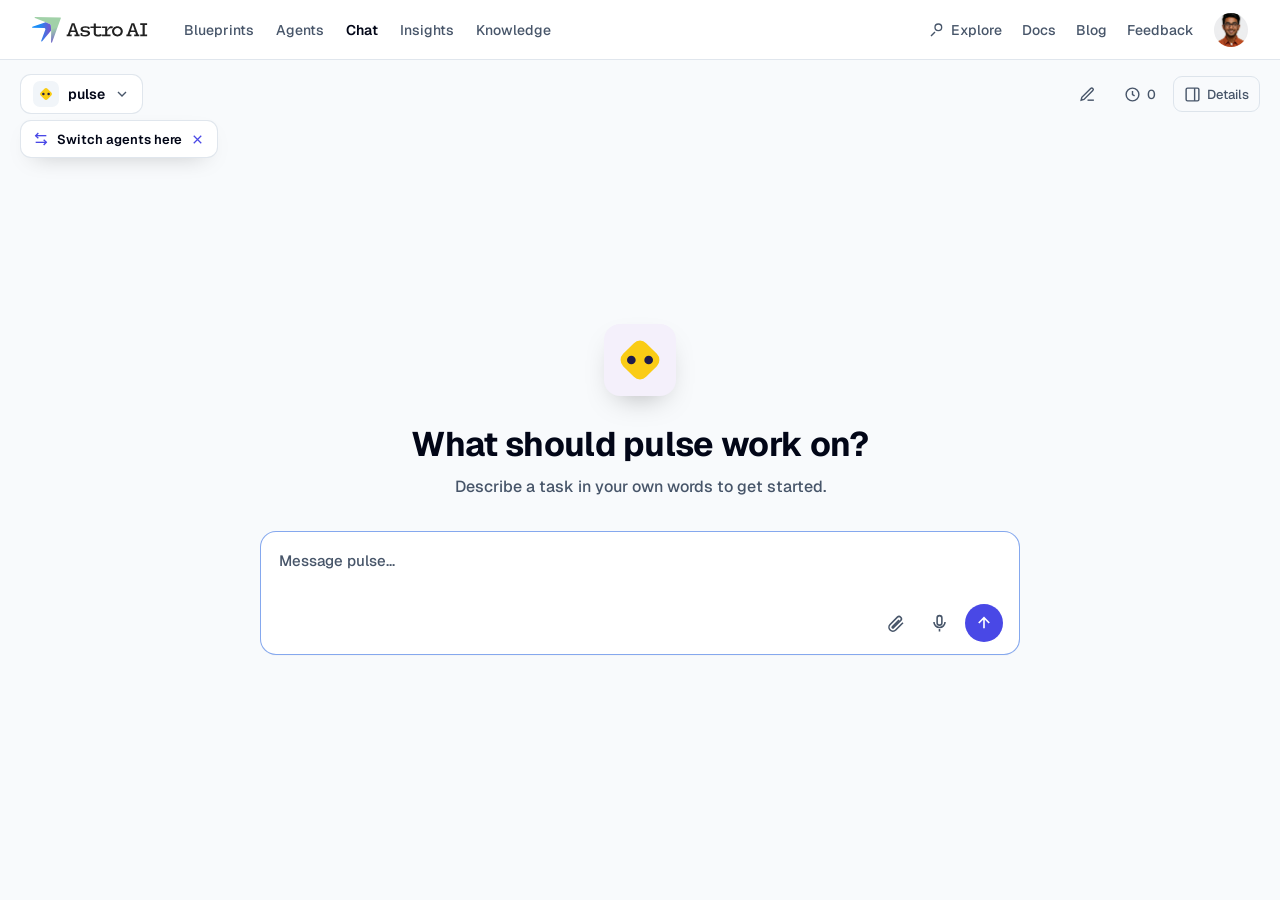
<file: live/beta/astropods-chat-page.html>
<!doctype html>
<html lang="en" data-theme="light">
<head>
<meta charset="utf-8">
<meta name="viewport" content="width=device-width, initial-scale=1">
<title>Chat | Astro</title>
<link rel="preconnect" href="https://fonts.googleapis.com">
<link href="https://fonts.googleapis.com/css2?family=Geist:wght@400;500;600;700;800&family=Geist+Mono:wght@400;500&display=swap" rel="stylesheet">
<style>
:root{
  --color-indigo-400:oklch(67.3% .1825 276.935);--color-indigo-500:oklch(58.54% .2041 277.117);
  --color-indigo-600:oklch(51.05% .2306 274.785);--color-indigo-700:oklch(45.68% .2115 274.96);
  --color-slate-50:oklch(98.42% .0034 247.858);--color-slate-100:oklch(96.83% .0069 247.896);
  --color-slate-300:oklch(86.9% .0198 252.894);--color-slate-400:oklch(70.58% 0 0);
  --color-slate-500:oklch(55.44% .0407 257.417);--color-slate-600:oklch(44.55% .0374 257.281);
  --color-slate-900:oklch(20.79% .0399 265.755);--color-slate-950:oklch(12.88% .0406 264.695);
  --radius:.75rem;--radius-sm:calc(var(--radius)/2);--radius-btn:calc(var(--radius-sm) + 2px);
  --font-sans:"Geist","Geist Variable",ui-sans-serif,system-ui,sans-serif;
  --font-mono:"Geist Mono",ui-monospace,SFMono-Regular,monospace;
  --background:var(--color-slate-50);--foreground:var(--color-slate-950);
  --surface:#fff;--card:#fff;--muted-foreground:var(--color-slate-600);
  --border:color-mix(in oklch, var(--color-slate-300) 60%, transparent);
  --input:color-mix(in oklch, var(--color-slate-300) 80%, transparent);
  --ring:var(--color-slate-500);--primary:var(--color-indigo-600);--accent:var(--color-slate-100);
}
[data-theme="dark"]{
  --background:#0b0e1c;--surface:#11172a;--card:#161b2e;--foreground:#f3f4f8;
  --muted-foreground:#a3a8b8;--accent:#252c4a;--border:rgba(255,255,255,0.10);
  --input:rgba(255,255,255,0.14);--ring:var(--color-indigo-400);--primary:var(--color-indigo-500);
}
*{box-sizing:border-box}
body{margin:0;font-family:var(--font-sans);font-size:14px;font-weight:500;
  background:var(--background);color:var(--foreground);-webkit-font-smoothing:antialiased}

/* top nav (shared) */
.nav{display:flex;align-items:center;gap:28px;height:60px;padding:0 32px;
  border-bottom:1px solid var(--border);background:var(--card)}
.brand{display:flex;align-items:center;gap:8px}
.brand-logo{height:26px;width:auto;display:block;color:var(--foreground)}
.nav a{color:var(--muted-foreground);text-decoration:none;font-weight:500;font-size:14px;cursor:pointer}
.nav a.active{color:var(--foreground);font-weight:600}
.nav .links{display:flex;gap:22px;margin-left:8px}
.nav .right{margin-left:auto;display:flex;align-items:center;gap:20px}
.nav .right a{display:inline-flex;align-items:center;gap:6px}
.nav .me{width:34px;height:34px;border-radius:9999px;background:var(--accent);color:var(--foreground);
  display:flex;align-items:center;justify-content:center;font-size:12px;font-weight:600}
.nav .me{background-image:url('[data-uri]')!important;background-size:cover!important;background-position:center top!important;background-repeat:no-repeat!important;color:transparent!important;font-size:0!important}

/* mobile nav */
.nav-burger{display:none;flex-direction:column;justify-content:center;gap:5px;width:34px;height:34px;padding:6px;border:0;background:transparent;color:var(--foreground);cursor:pointer;flex:none}
.nav-burger span{display:block;height:2px;width:100%;background:currentColor;border-radius:2px}
@media(max-width:900px){
  .nav{flex-wrap:wrap;height:auto;min-height:0;padding:12px 16px;gap:12px}
  .nav .brand{order:1}
  .nav-burger{display:flex;order:2;margin-left:auto}
  .nav .links{order:3;width:100%;margin-left:0;flex-wrap:wrap;gap:20px;font-size:14px}
  .nav .links a{padding-bottom:8px;border-bottom:2px solid transparent}
  .nav .links a.active{border-bottom-color:var(--primary)}
  .nav .right{order:4;width:100%;display:none;flex-direction:column;align-items:flex-start;gap:14px;margin-left:0;padding-top:12px;border-top:1px solid var(--border)}
  .nav.open .right{display:flex}
}

/* chat surface */
.chat{display:flex;flex-direction:column;height:calc(100vh - 61px)}
.chat-scroll{flex:1;overflow-y:auto;display:flex;flex-direction:column}
.chatbar{position:relative;display:flex;align-items:center;gap:16px;padding:14px 20px;z-index:2}
.agentsel{display:flex;align-items:center;gap:9px;height:40px;padding:0 12px;border-radius:11px;
  background:var(--card);border:1px solid var(--border);font-weight:600;cursor:pointer}
.agentsel .ai-tile{width:26px;height:26px;border-radius:7px;background:var(--accent);
  display:flex;align-items:center;justify-content:center}
.agentsel .chev{color:var(--muted-foreground)}
.switch-callout{position:absolute;top:60px;left:20px;display:flex;align-items:center;gap:8px;
  height:38px;padding:0 12px;border-radius:11px;background:var(--card);border:1px solid var(--border);
  font-weight:600;font-size:13px;box-shadow:0 8px 24px -14px rgba(0,0,0,.4)}
.switch-callout svg:first-child{color:var(--primary)}
.switch-callout .x{color:var(--muted-foreground);cursor:pointer;display:flex}
.chat-actions{margin-left:auto;display:flex;align-items:center;gap:6px}
.ic-btn{display:inline-flex;align-items:center;gap:6px;height:36px;padding:0 10px;border-radius:9px;
  border:1px solid transparent;background:transparent;color:var(--muted-foreground);cursor:pointer;
  font:inherit;font-weight:500;font-size:13px}
.ic-btn:hover{background:var(--accent)}
.ic-btn.bordered{border-color:var(--border)}

.chat-empty{flex:1;min-height:100%;display:flex;flex-direction:column;align-items:center;justify-content:center;
  padding:24px 24px 72px;text-align:center}
.hero-tile{width:72px;height:72px;border-radius:16px;background:#f4f0fb;
  display:flex;align-items:center;justify-content:center;
  box-shadow:0 12px 30px -14px rgba(0,0,0,.35);margin-bottom:26px}
[data-theme="dark"] .hero-tile{background:#f4f0fb}
.chat-empty h2{margin:0 0 10px;font-size:34px;font-weight:700;letter-spacing:-.02em}
.chat-empty p{margin:0 0 34px;color:var(--muted-foreground);font-size:16px}

.composer{width:min(760px,92%);border:1px solid color-mix(in oklch,var(--primary) 45%,var(--border));
  border-radius:16px;background:var(--surface);padding:16px 16px 12px;text-align:left;
  box-shadow:0 1px 0 rgba(0,0,0,.02)}
.composer textarea{width:100%;border:0;outline:0;resize:none;background:transparent;color:var(--foreground);
  font:inherit;font-size:15px;line-height:1.5;min-height:44px}
.composer textarea::placeholder{color:var(--muted-foreground)}
.composer-tools{display:flex;align-items:center;gap:8px;margin-top:8px}
.composer-tools .grow{flex:1}
.tool{width:36px;height:36px;border-radius:9px;border:0;background:transparent;color:var(--muted-foreground);
  cursor:pointer;display:flex;align-items:center;justify-content:center}
.tool:hover{background:var(--accent)}
.send{width:38px;height:38px;border-radius:9999px;border:0;background:var(--primary);color:#fff;
  cursor:pointer;display:flex;align-items:center;justify-content:center}
.send:disabled{opacity:.45;cursor:default}

/* conversation thread */
.thread{display:none;flex-direction:column;gap:18px;width:min(760px,92%);margin:0 auto;padding:24px 0 8px}
.msg{display:flex;gap:12px;max-width:100%}
.msg.user{justify-content:flex-end}
.msg.user .bubble{background:var(--primary);color:#fff;border-radius:16px 16px 4px 16px;
  padding:11px 15px;max-width:82%;line-height:1.5;white-space:pre-wrap}
.msg.bot{align-items:flex-start}
.msg.bot .avatar{width:30px;height:30px;border-radius:8px;background:#f4f0fb;flex:none;
  display:flex;align-items:center;justify-content:center}
.msg.bot .bubble{background:var(--card);border:1px solid var(--border);color:var(--foreground);
  border-radius:16px 16px 16px 4px;padding:12px 15px;max-width:82%;line-height:1.55;white-space:pre-wrap}
.typing{display:inline-flex;gap:5px;align-items:center;padding:2px 0}
.typing i{width:6px;height:6px;border-radius:50%;background:var(--muted-foreground);animation:blink 1.2s infinite}
.typing i:nth-child(2){animation-delay:.18s}
.typing i:nth-child(3){animation-delay:.36s}
@keyframes blink{0%,70%,100%{opacity:.25;transform:translateY(0)}35%{opacity:.9;transform:translateY(-2px)}}

/* docked composer after conversation starts */
.dock{display:none;border-top:1px solid var(--border);padding:14px 24px 18px;background:var(--background)}
.dock .composer{width:min(760px,100%);margin:0 auto}
</style>
</head>
<body>
<div class="nav">
  <div class="brand">
    <img class="brand-logo" src="astro-homepage-assets/astro-new-logo.svg" alt="Astro AI">
  </div>
  <button class="nav-burger" type="button" aria-label="Menu" aria-expanded="false"><span></span><span></span><span></span></button>
  <div class="links">
    <a href="#">Blueprints</a><a href="#">Agents</a><a href="#" class="active">Chat</a>
    <a href="#">Insights</a><a href="#">Knowledge</a>
  </div>
  <div class="right">
    <a href="#"><svg width="16" height="16" viewBox="0 0 24 24" fill="none" stroke="currentColor" stroke-width="2"><path d="M3 21l6-6"/><circle cx="14" cy="8" r="5"/></svg>Explore</a>
    <a href="#">Docs</a><a href="#">Blog</a><a href="#">Feedback</a>
    <span class="me"></span>
  </div>
</div>

<div class="chat">
  <div class="chatbar">
    <div class="agentsel">
      <span class="ai-tile"><svg width="18" height="18" viewBox="0 0 48 48"><rect x="11" y="11" width="26" height="26" rx="6" transform="rotate(45 24 24)" fill="#facc15"/><circle cx="17" cy="24" r="3.4" fill="#1e1b4b"/><circle cx="31" cy="24" r="3.4" fill="#1e1b4b"/></svg></span>
      <span>pulse</span>
      <svg class="chev" width="16" height="16" viewBox="0 0 24 24" fill="none" stroke="currentColor" stroke-width="2"><path d="m6 9 6 6 6-6"/></svg>
    </div>
    <div class="switch-callout">
      <svg width="16" height="16" viewBox="0 0 24 24" fill="none" stroke="currentColor" stroke-width="2"><path d="M8 3 4 7l4 4"/><path d="M4 7h16"/><path d="m16 21 4-4-4-4"/><path d="M20 17H4"/></svg>
      <span>Switch agents here</span>
      <span class="x"><svg width="15" height="15" viewBox="0 0 24 24" fill="none" stroke="currentColor" stroke-width="2"><path d="M18 6 6 18M6 6l12 12"/></svg></span>
    </div>
    <div class="chat-actions">
      <button class="ic-btn" title="New chat"><svg width="17" height="17" viewBox="0 0 24 24" fill="none" stroke="currentColor" stroke-width="2"><path d="M12 20h9"/><path d="M16.5 3.5a2.1 2.1 0 0 1 3 3L7 19l-4 1 1-4Z"/></svg></button>
      <button class="ic-btn" title="History"><svg width="17" height="17" viewBox="0 0 24 24" fill="none" stroke="currentColor" stroke-width="2"><circle cx="12" cy="12" r="9"/><path d="M12 7v5l3 2"/></svg><span>0</span></button>
      <button class="ic-btn bordered" title="Details"><svg width="17" height="17" viewBox="0 0 24 24" fill="none" stroke="currentColor" stroke-width="2"><rect x="3" y="3" width="18" height="18" rx="2"/><path d="M15 3v18"/></svg><span>Details</span></button>
    </div>
  </div>

  <div class="chat-scroll" id="scroll">
    <div class="chat-empty" id="empty">
    <div class="hero-tile">
      <svg width="52" height="52" viewBox="0 0 48 48"><rect x="9" y="9" width="30" height="30" rx="8" transform="rotate(45 24 24)" fill="#facc15"/><circle cx="16" cy="24" r="4" fill="#1e1b4b"/><circle cx="32" cy="24" r="4" fill="#1e1b4b"/></svg>
    </div>
    <h2>What should pulse work on?</h2>
    <p>Describe a task in your own words to get started.</p>
    <div class="composer" id="composer">
      <textarea id="input" rows="1" placeholder="Message pulse…"></textarea>
      <div class="composer-tools">
        <span class="grow"></span>
        <button class="tool" title="Attach"><svg width="19" height="19" viewBox="0 0 24 24" fill="none" stroke="currentColor" stroke-width="2"><path d="M21.44 11.05 12.25 20.24a5 5 0 0 1-7.07-7.07l9.19-9.19a3 3 0 0 1 4.24 4.24l-9.2 9.19a1 1 0 0 1-1.41-1.41l8.49-8.49"/></svg></button>
        <button class="tool" title="Voice"><svg width="19" height="19" viewBox="0 0 24 24" fill="none" stroke="currentColor" stroke-width="2"><rect x="9" y="2" width="6" height="12" rx="3"/><path d="M5 10a7 7 0 0 0 14 0M12 19v3"/></svg></button>
        <button class="send" id="send" title="Send"><svg width="18" height="18" viewBox="0 0 24 24" fill="none" stroke="currentColor" stroke-width="2.2"><path d="M12 19V5M5 12l7-7 7 7"/></svg></button>
      </div>
    </div>
    </div>
    <div class="thread" id="thread"></div>
  </div>
  <div class="dock" id="dock"></div>
</div>

<script>
/* Top-nav links drive the hero shell: map label -> app view, postMessage up to parent. */
(function(){
  var map={Blueprints:'blueprints',Agents:'agents',Chat:'chat',Insights:'insights',Knowledge:'knowledge',Explore:'agents'};
  document.querySelectorAll('.nav a').forEach(function(a){
    var key=(a.textContent||'').trim();
    if(Object.prototype.hasOwnProperty.call(map,key)){
      a.style.cursor='pointer';
      a.addEventListener('click',function(e){
        e.preventDefault();
        parent.postMessage({astroView:map[key]},'*');
      });
    }
  });
  var x=document.querySelector('.switch-callout .x');
  if(x) x.addEventListener('click',function(){var c=document.querySelector('.switch-callout');if(c)c.style.display='none';});
})();
</script>
<script>
/* ---- interactive chat: streams a simulated 'pulse' reply (local, no backend) ---- */
(function(){
  var scroll=document.getElementById('scroll'), empty=document.getElementById('empty'),
      thread=document.getElementById('thread'), dock=document.getElementById('dock'),
      composer=document.getElementById('composer'), input=document.getElementById('input'),
      sendBtn=document.getElementById('send');
  var MASCOT='<svg width="18" height="18" viewBox="0 0 48 48"><rect x="11" y="11" width="26" height="26" rx="6" transform="rotate(45 24 24)" fill="#facc15"/><circle cx="17" cy="24" r="3.4" fill="#1e1b4b"/><circle cx="31" cy="24" r="3.4" fill="#1e1b4b"/></svg>';
  var started=false, busy=false;

  // content safety — decline obviously inappropriate / illegal asks
  var BLOCK=['porn','sex','nude','naked','nsfw','xxx','erotic','fetish','escort',
    'kill','murder','bomb','terror','weapon','shoot','stab','assault',
    'cocaine','heroin','meth','fentanyl','narcotic','drug deal',
    'suicide','self harm','self-harm','kys',
    'fuck','shit','bitch','cunt','nigger','faggot','rape','molest','pedo',
    'hack into','ransomware','malware','phishing','ddos','carding','stolen card',
    'launder','counterfeit','human traffick'];
  function blocked(q){var s=' '+q.toLowerCase()+' ';for(var i=0;i<BLOCK.length;i++){if(s.indexOf(BLOCK[i])!==-1)return true;}return false;}

  var STARTERS=['On it. Here’s how I’d approach ','Got it — let me break down ','Sure thing. My plan for ','Happy to help with '];
  var STEPS=[
    ['Clarify the goal and pull in any context I have access to.','Draft a first version and check it against your requirements.','Share it back for a quick review before I finalize.'],
    ['Gather the relevant data and sources.','Run the analysis and flag anything that stands out.','Summarize the findings with clear, actionable next steps.'],
    ['Set up the scaffolding and confirm the inputs.','Do the heavy lifting and handle the edge cases.','Verify the result and report back with what changed.']];
  function reply(msg){
    var m=msg.replace(/\s+/g,' ').trim();
    if(/^(hi|hey|hello|yo|sup|good (morning|afternoon|evening))\b/i.test(m))
      return 'Hey! I’m pulse. Tell me what you’d like to get done and I’ll take it from there.';
    if(/\?\s*$/.test(m))
      return 'Good question. Short answer: it depends on a couple of details — but here’s my take on “'+m+'”, and I can dig deeper wherever you need.';
    var steps=STEPS[m.length%STEPS.length].map(function(s,i){return (i+1)+'. '+s;}).join('\n');
    return STARTERS[m.length%STARTERS.length]+'“'+m+'”:\n\n'+steps+'\n\nWant me to go ahead, or tweak the plan first?';
  }

  function autoscroll(){scroll.scrollTop=scroll.scrollHeight;}
  function addUser(text){
    var m=document.createElement('div');m.className='msg user';
    var b=document.createElement('div');b.className='bubble';b.textContent=text;
    m.appendChild(b);thread.appendChild(m);autoscroll();
  }
  function addBotTyping(){
    var m=document.createElement('div');m.className='msg bot';
    m.innerHTML='<div class="avatar">'+MASCOT+'</div><div class="bubble"><span class="typing"><i></i><i></i><i></i></span></div>';
    thread.appendChild(m);autoscroll();return m.querySelector('.bubble');
  }
  function stream(bubble,text){
    bubble.textContent='';
    var words=text.split(/(\s+)/),i=0;
    var t=setInterval(function(){
      if(i>=words.length){clearInterval(t);busy=false;sendBtn.disabled=false;input.focus();return;}
      bubble.textContent+=words[i++];autoscroll();
    },26);
  }
  function begin(){
    if(started)return;started=true;
    empty.style.display='none';thread.style.display='flex';
    dock.appendChild(composer);dock.style.display='block';
  }
  function send(){
    if(busy)return;
    var text=input.value.trim();if(!text)return;
    begin();addUser(text);input.value='';input.style.height='';
    busy=true;sendBtn.disabled=true;
    var bubble=addBotTyping();
    var answer=blocked(text)
      ? 'I can’t help with that one — let’s keep it to tasks I can actually support. What else can I take off your plate?'
      : reply(text);
    setTimeout(function(){stream(bubble,answer);},650);
  }
  sendBtn.addEventListener('click',send);
  input.addEventListener('keydown',function(e){
    if(e.key==='Enter'&&!e.shiftKey){e.preventDefault();send();}
  });
  input.addEventListener('input',function(){
    input.style.height='auto';input.style.height=Math.min(160,input.scrollHeight)+'px';
  });
  var reset=document.querySelector('.ic-btn[title="New chat"]');
  if(reset) reset.addEventListener('click',function(){
    thread.innerHTML='';thread.style.display='none';started=false;busy=false;sendBtn.disabled=false;
    empty.appendChild(composer);dock.style.display='none';empty.style.display='flex';
    input.value='';input.style.height='';
  });
})();
</script>
<script>(function(){var b=document.querySelector('.nav-burger');if(!b)return;b.addEventListener('click',function(){var n=document.querySelector('.nav');var o=n.classList.toggle('open');b.setAttribute('aria-expanded',o?'true':'false');});})();</script>
<!-- Cloudflare Pages Analytics --></body>
</html>
</file>
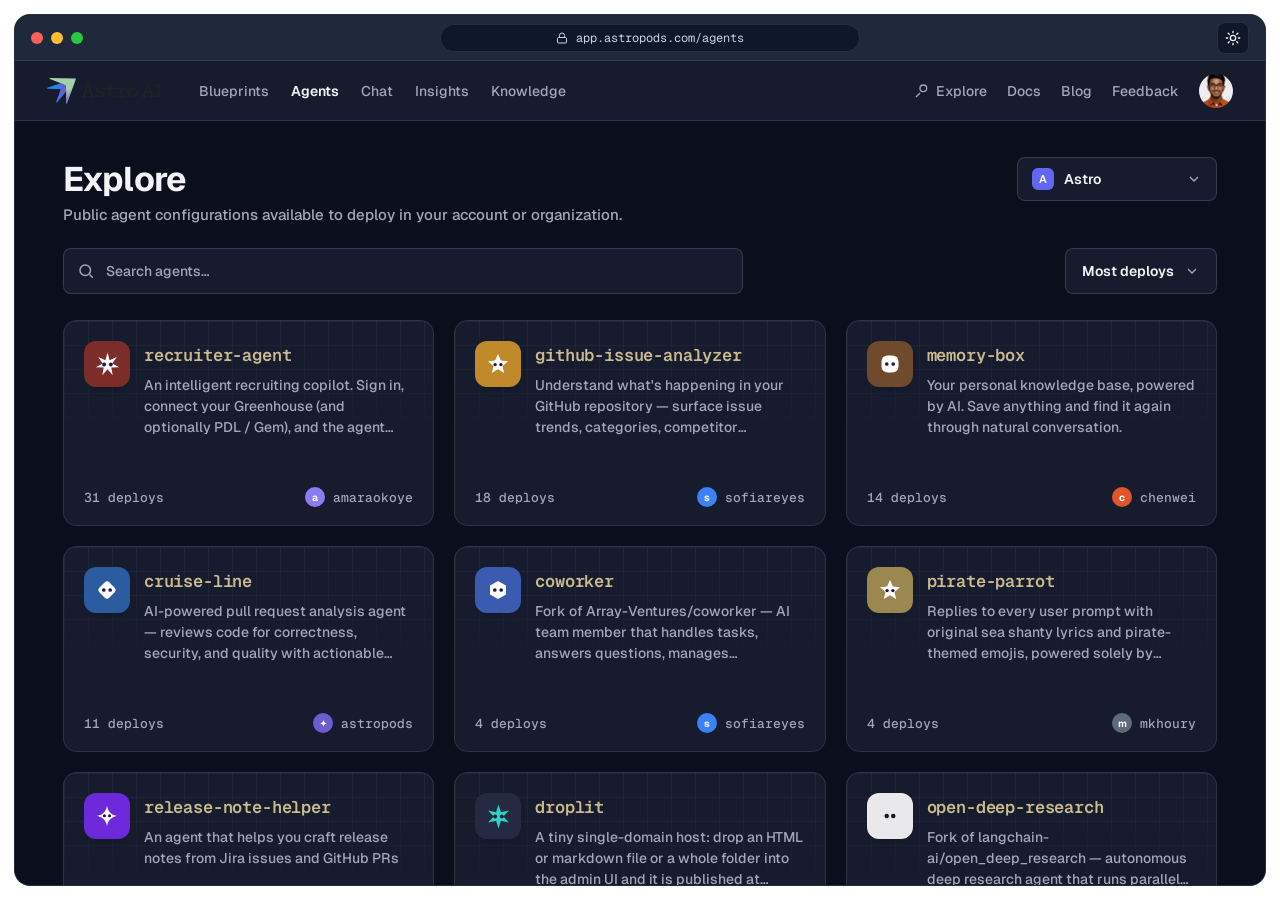
<file: live/beta/astropods-hero.html>
<!doctype html>
<html lang="en" data-theme="light">
<head>
<meta charset="utf-8">
<meta name="viewport" content="width=device-width, initial-scale=1">
<title>Astro — product hero</title>
<link rel="preconnect" href="https://fonts.googleapis.com">
<link href="https://fonts.googleapis.com/css2?family=Geist:wght@400;500;600;700;800&family=Geist+Mono:wght@400;500&display=swap" rel="stylesheet">
<style>
:root{
  --color-indigo-500:oklch(58.4% .2055 274.722);
  --color-indigo-600:oklch(51.05% .2306 274.785);
  --color-indigo-700:oklch(45.68% .2115 274.96);
  --color-slate-50:oklch(98.42% .0034 247.858);
  --color-slate-100:oklch(96.83% .0069 247.896);
  --color-slate-200:oklch(92.88% .0126 253.4);
  --color-slate-300:oklch(86.9% .0198 252.894);
  --color-slate-500:oklch(55.44% .0407 257.417);
  --color-slate-600:oklch(44.55% .0374 257.281);
  --color-slate-800:oklch(27.95% .0368 260.031);
  --color-slate-900:oklch(20.77% .0398 265.755);
  --color-slate-950:oklch(12.88% .0406 264.695);
  --font-sans:"Geist","Geist Variable",ui-sans-serif,system-ui,sans-serif;
  --font-mono:"Geist Mono",ui-monospace,SFMono-Regular,monospace;

  /* chrome — light */
  --page-bg:var(--color-slate-100);
  --chrome:#fff;
  --chrome-2:var(--color-slate-50);
  --chrome-fg:var(--color-slate-950);
  --chrome-muted:var(--color-slate-600);
  --chrome-border:color-mix(in oklch, var(--color-slate-300) 60%, transparent);
  --primary:var(--color-indigo-600);
  --active-bg:color-mix(in oklch, var(--color-indigo-600) 10%, transparent);
  --hover-bg:color-mix(in oklch, var(--color-slate-500) 8%, transparent);
  --shadow:0 40px 80px -32px oklch(20.77% .0398 265.755 / .35), 0 8px 24px -12px oklch(0% 0 0 / .25);
}
html[data-theme="dark"]{
  --page-bg:var(--color-slate-950);
  --chrome:var(--color-slate-900);
  --chrome-2:var(--color-slate-800);
  --chrome-fg:var(--color-slate-100);
  --chrome-muted:var(--color-slate-300);
  --chrome-border:#cbd5e11f;
  --primary:var(--color-indigo-500);
  --active-bg:color-mix(in oklch, var(--color-indigo-500) 20%, transparent);
  --hover-bg:#cbd5e114;
  --shadow:0 40px 90px -32px #000, 0 8px 24px -12px #000;
}
*{box-sizing:border-box}
html,body{height:100%}
/* Embedded in the homepage hero: transparent shell so only the window shows on
   the dot-wave field; the window fills the frame (no outer box, no centering). */
body{margin:0;font-family:var(--font-sans);background:transparent;color:var(--chrome-fg);
  -webkit-font-smoothing:antialiased;padding:14px;
  transition:background .3s ease}

/* ===== window frame ===== */
.window{width:100%;height:100%;max-width:none;background:var(--chrome);border:1px solid var(--chrome-border);
  border-radius:16px;overflow:hidden;display:flex;flex-direction:column}

/* titlebar */
.titlebar{display:flex;align-items:center;gap:16px;height:46px;padding:0 16px;
  background:var(--chrome-2);border-bottom:1px solid var(--chrome-border)}
.lights{display:flex;gap:8px;flex:none}
.lights i{width:12px;height:12px;border-radius:50%;display:block}
.lights i:nth-child(1){background:#ff5f57}
.lights i:nth-child(2){background:#febc2e}
.lights i:nth-child(3){background:#28c840}
.urlbar{flex:1;max-width:420px;margin:0 auto;height:28px;display:flex;align-items:center;
  justify-content:center;gap:8px;padding:0 14px;border-radius:999px;
  background:var(--chrome);border:1px solid var(--chrome-border);
  font-family:var(--font-mono);font-size:12px;color:var(--chrome-muted)}
.urlbar svg{flex:none;color:var(--chrome-muted)}
.theme-btn{flex:none;display:inline-flex;align-items:center;justify-content:center;
  width:32px;height:32px;border-radius:8px;border:1px solid var(--chrome-border);
  background:var(--chrome);color:var(--chrome-fg);cursor:pointer;transition:background .15s ease}
.theme-btn:hover{background:var(--hover-bg)}

/* body: view — fills the remaining window height below the titlebar */
.frame{display:flex;flex:1;min-height:0}
.viewport{flex:1;position:relative;overflow:hidden;background:var(--chrome)}
/* iframe fills the window; the embedded page's own top nav is the primary navigation */
.viewport iframe{width:100%;height:100%;border:0;display:block;
  opacity:1;transition:opacity .22s ease}
.viewport.loading iframe{opacity:0}

@media(max-width:720px){
  body{padding:10px}
  .titlebar{padding:0 10px;gap:10px}
}
</style>
</head>
<body>
<div class="window">
  <div class="titlebar">
    <div class="lights"><i></i><i></i><i></i></div>
    <div class="urlbar">
      <svg width="12" height="12" viewBox="0 0 24 24" fill="none" stroke="currentColor" stroke-width="2"><rect x="3" y="11" width="18" height="11" rx="2"/><path d="M7 11V7a5 5 0 0 1 10 0v4"/></svg>
      <span id="url">app.astropods.com/agents</span>
    </div>
    <button class="theme-btn" id="themeBtn" title="Toggle theme" aria-label="Toggle theme">
      <svg id="themeIcon" width="16" height="16" viewBox="0 0 24 24" fill="none" stroke="currentColor" stroke-width="2" stroke-linecap="round" stroke-linejoin="round"></svg>
    </button>
  </div>

  <div class="frame">
    <div class="viewport" id="viewport">
      <iframe id="screen" title="Astro app screen" src="astropods-agents-page.html"></iframe>
    </div>
  </div>
</div>

<script>
const ICONS = {
  // moon shown in light mode (click → go dark); sun shown in dark mode
  moon:'<circle cx="12" cy="12" r="0" fill="none"/><path d="M21 12.79A9 9 0 1 1 11.21 3 7 7 0 0 0 21 12.79z"/>',
  sun:'<circle cx="12" cy="12" r="4"/><path d="M12 2v2M12 20v2M4.9 4.9l1.4 1.4M17.7 17.7l1.4 1.4M2 12h2M20 12h2M4.9 19.1l1.4-1.4M17.7 6.3l1.4-1.4"/>'
};
const root = document.documentElement;
const screen = document.getElementById('screen');
const viewport = document.getElementById('viewport');
const url = document.getElementById('url');
const themeIcon = document.getElementById('themeIcon');
// Defaults can be overridden per-embed via ?view=&theme= query params.
const params = new URLSearchParams(location.search);
const qView = params.get('view');
const qTheme = params.get('theme');
let state = {
  view: ['agents','blueprints','insights','chat','knowledge'].includes(qView) ? qView : 'agents',
  theme: (qTheme === 'light' || qTheme === 'dark') ? qTheme : 'dark'
};

function srcFor(v, t){ return `astropods-${v}-page${t==='dark'?'-dark':''}.html`; }

function render(){
  root.dataset.theme = state.theme;
  themeIcon.innerHTML = state.theme==='dark' ? ICONS.sun : ICONS.moon;
  url.textContent = `app.astropods.com/${state.view}`;
  const next = srcFor(state.view, state.theme);
  if (screen.getAttribute('src') !== next){
    viewport.classList.add('loading');
    screen.src = next;
  }
}
screen.addEventListener('load', () => viewport.classList.remove('loading'));

// Navigation now lives in the embedded page's top nav: each app page posts
// {astroView:'agents'|'blueprints'|'insights'} up to the shell on link click.
window.addEventListener('message', e => {
  const v = e.data && e.data.astroView;
  if (v && ['agents','blueprints','insights','chat','knowledge'].includes(v) && v !== state.view){
    state.view = v; render();
  }
  // Homepage light/dark toggle drives the mockup theme (loads light/dark app pages).
  const t = e.data && e.data.astroTheme;
  if ((t === 'light' || t === 'dark') && t !== state.theme){
    state.theme = t; render();
  }
});
document.getElementById('themeBtn').addEventListener('click', () => {
  state.theme = state.theme==='dark' ? 'light' : 'dark'; render();
});

render();
</script>
<!-- Cloudflare Pages Analytics --></body>
</html>
</file>
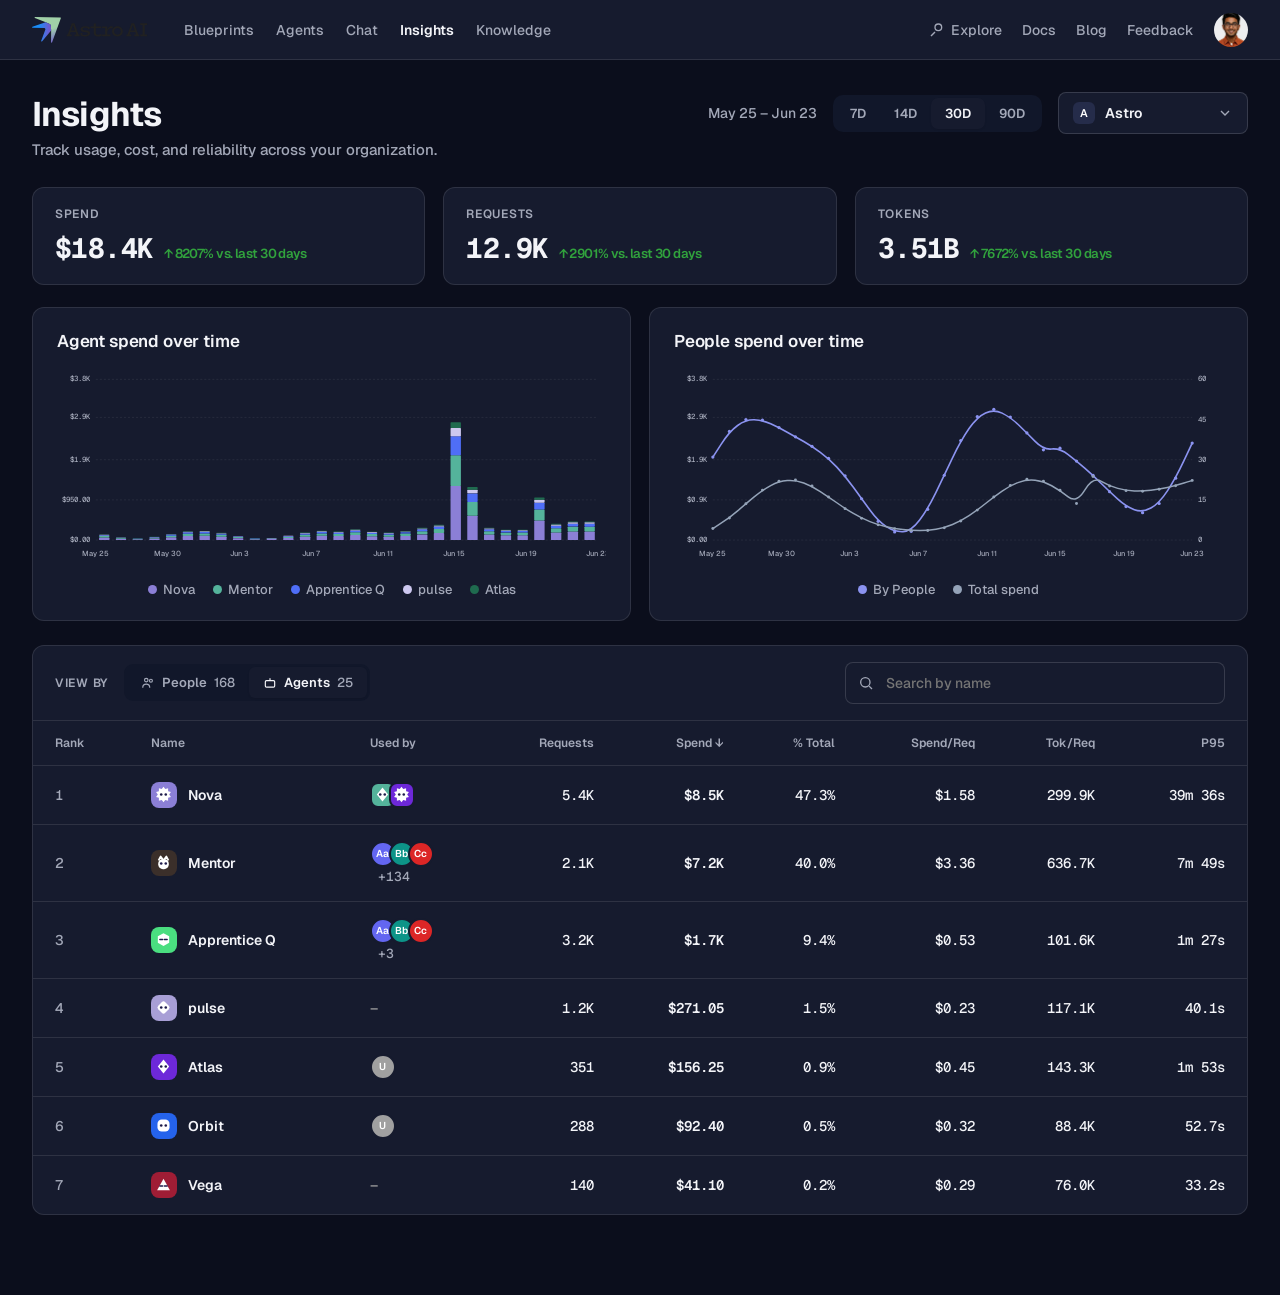
<file: live/beta/astropods-insights-page-dark.html>
<!doctype html>
<html lang="en" data-theme="dark">
<head>
<meta charset="utf-8">
<meta name="viewport" content="width=device-width, initial-scale=1">
<title>Insights | Astro AI</title>
<link rel="preconnect" href="https://fonts.googleapis.com">
<link href="https://fonts.googleapis.com/css2?family=Geist:wght@400;500;600;700;800&family=Geist+Mono:wght@400;500&display=swap" rel="stylesheet">
<style>
:root{
  --color-indigo-500:oklch(58.4% .2055 274.722);--color-indigo-600:oklch(51.05% .2306 274.785);
  --color-slate-50:oklch(98.42% .0034 247.858);--color-slate-100:oklch(96.83% .0069 247.896);
  --color-slate-200:oklch(92.88% .0126 253.4);--color-slate-300:oklch(86.9% .0198 252.894);
  --color-slate-400:oklch(70.58% 0 0);--color-slate-500:oklch(55.44% .0407 257.417);
  --color-slate-600:oklch(44.55% .0374 257.281);--color-slate-700:oklch(37.53% 0 0);
  --color-slate-900:oklch(20.77% .0398 265.755);--color-slate-950:oklch(12.88% .0406 264.695);
  --green:oklch(62.76% .1726 144.809);
  --radius:.75rem;--radius-sm:calc(var(--radius)/2);--radius-btn:calc(var(--radius-sm) + 2px);
  --font-sans:"Geist","Geist Variable",ui-sans-serif,system-ui,sans-serif;
  --font-mono:"Geist Mono","Geist Mono Variable",ui-monospace,monospace;
  --background:var(--color-slate-50);--foreground:var(--color-slate-950);
  --card:#fff;--primary:var(--color-indigo-600);
  --muted-foreground:var(--color-slate-600);
  --border:color-mix(in oklch, var(--color-slate-300) 55%, transparent);
  --input:color-mix(in oklch, var(--color-slate-300) 80%, transparent);
  --color-indigo-400:oklch(67.3% .182 276.935);
}
[data-theme="dark"]{
  --background:#0b0e1c;
  --surface:#11172a;
  --card:#161b2e; --card-foreground:#f3f4f8;
  --foreground:#f3f4f8;
  --secondary:#1e2540; --secondary-foreground:#f3f4f8;
  --muted:#1e2540; --muted-foreground:#a3a8b8;
  --accent:#252c4a; --accent-foreground:#f3f4f8;
  --border:rgba(255,255,255,0.10);
  --input:rgba(255,255,255,0.14);
  --ring:var(--color-indigo-400);
  --primary:var(--color-indigo-500); --primary-foreground:#fff;
}
*{box-sizing:border-box}
body{margin:0;font-family:var(--font-sans);font-size:14px;font-weight:500;
  background:var(--background);color:var(--foreground);-webkit-font-smoothing:antialiased}

/* top nav */
.nav{display:flex;align-items:center;gap:28px;height:60px;padding:0 32px;
  border-bottom:1px solid var(--border);background:var(--card)}
.brand{display:flex;align-items:center;gap:8px;font-weight:700;font-size:18px;letter-spacing:-.02em}
.brand-logo{height:26px;width:auto;display:block}
.nav a{color:var(--muted-foreground);text-decoration:none;font-weight:500;font-size:14px}
.nav a.active{color:var(--foreground);font-weight:600}
.nav .links{display:flex;gap:22px;margin-left:8px}
.nav .right{margin-left:auto;display:flex;align-items:center;gap:20px}
.nav .right a{display:inline-flex;align-items:center;gap:6px}
.nav .me{width:34px;height:34px;border-radius:9999px;background:var(--accent);
  display:flex;align-items:center;justify-content:center;color:#fff;font-size:12px;font-weight:600}

.wrap{max-width:1960px;margin:0 auto;padding:32px 32px 80px}

/* header */
.head{display:flex;align-items:flex-start;gap:16px;margin-bottom:28px}
.head h1{font-size:34px;font-weight:700;letter-spacing:-.025em;margin:0 0 4px}
.head .sub{color:var(--muted-foreground);margin:0;font-size:15px}
.head .ctrls{margin-left:auto;display:flex;align-items:center;gap:16px}
.range{color:var(--muted-foreground);font-size:14px;white-space:nowrap}
.seg{display:flex;background:var(--surface);border-radius:10px;padding:3px}
.seg button{border:none;background:transparent;font:inherit;font-weight:600;color:var(--muted-foreground);
  padding:7px 14px;border-radius:7px;cursor:pointer;font-size:13px}
.seg button.on{background:var(--card);color:var(--foreground);box-shadow:0 1px 2px rgba(0,0,0,.08)}
.acct{display:flex;align-items:center;gap:10px;height:42px;padding:0 14px;background:var(--card);
  border:1px solid var(--input);border-radius:var(--radius-btn);font-weight:600;cursor:pointer;min-width:190px}
.acct .pm{width:22px;height:22px;border-radius:6px;background:var(--accent);
  display:flex;align-items:center;justify-content:center;color:#fff;font-size:11px}
.acct .chev{margin-left:auto;color:var(--muted-foreground)}

/* stat cards */
.stats{display:grid;grid-template-columns:repeat(3,1fr);gap:18px;margin-bottom:22px}
.stat{background:var(--card);border:1px solid var(--border);border-radius:var(--radius);padding:18px 22px}
.stat .lbl{font-size:12px;font-weight:600;letter-spacing:.06em;color:var(--muted-foreground);text-transform:uppercase;margin-bottom:8px}
.stat .val{font-size:28px;font-weight:700;letter-spacing:-.02em;display:flex;align-items:baseline;gap:10px;font-family:var(--font-mono)}
.stat .delta{font-size:13px;font-weight:600;color:var(--green);font-family:var(--font-sans)}

/* charts */
.charts{display:grid;grid-template-columns:1fr 1fr;gap:18px;margin-bottom:24px}
.panel{background:var(--card);border:1px solid var(--border);border-radius:var(--radius);padding:22px 24px}
.panel h2{font-size:17px;font-weight:600;margin:0 0 18px;letter-spacing:-.01em}
.legend{display:flex;gap:18px;flex-wrap:wrap;justify-content:center;margin-top:6px;font-size:13px;color:var(--muted-foreground)}
.legend span{display:inline-flex;align-items:center;gap:6px}
.legend i{width:9px;height:9px;border-radius:9999px;display:inline-block}
.ax{font-size:11px;fill:var(--muted-foreground);font-family:var(--font-mono)}
.gl{stroke:var(--border);stroke-width:1;stroke-dasharray:3 3}

/* table */
.tablecard{background:var(--card);border:1px solid var(--border);border-radius:var(--radius);overflow:hidden}
.tbar{display:flex;align-items:center;gap:16px;padding:16px 22px;border-bottom:1px solid var(--border)}
.viewby{font-size:12px;font-weight:600;letter-spacing:.06em;color:var(--muted-foreground);text-transform:uppercase}
.toggle{display:flex;background:var(--surface);border-radius:9px;padding:3px}
.toggle button{border:none;background:transparent;font:inherit;font-weight:600;color:var(--muted-foreground);
  padding:7px 14px;border-radius:6px;cursor:pointer;font-size:13px;display:flex;align-items:center;gap:7px}
.toggle button .ct{color:var(--muted-foreground);font-weight:500}
.toggle button.on{background:var(--card);color:var(--foreground);box-shadow:0 1px 2px rgba(0,0,0,.08)}
.tsearch{margin-left:auto;position:relative;width:380px}
.tsearch svg{position:absolute;left:13px;top:50%;transform:translateY(-50%);color:var(--muted-foreground)}
.tsearch input{width:100%;height:42px;padding:0 12px 0 40px;border-radius:var(--radius-btn);
  border:1px solid var(--input);background:var(--card);font:inherit;font-weight:500}
table{width:100%;border-collapse:collapse}
th{text-align:right;font-size:12px;font-weight:600;color:var(--muted-foreground);padding:14px 22px;
  border-bottom:1px solid var(--border)}
th:nth-child(1),th:nth-child(2),th:nth-child(3){text-align:left}
td{padding:16px 22px;border-bottom:1px solid var(--border);text-align:right;font-variant-numeric:tabular-nums;
  font-family:var(--font-mono);font-size:14px}
tr:last-child td{border-bottom:none}
td:nth-child(1),td:nth-child(2),td:nth-child(3){text-align:left;font-family:var(--font-sans)}
td.rank{color:var(--muted-foreground)}
.nm{display:flex;align-items:center;gap:11px;font-weight:600;font-family:var(--font-sans)}
.mini{width:26px;height:26px;border-radius:8px;flex:none;display:flex;align-items:center;justify-content:center;color:#fff}
.used{display:flex;align-items:center}
.ua{width:26px;height:26px;border-radius:9999px;border:2px solid var(--card);margin-left:-7px;
  display:flex;align-items:center;justify-content:center;color:#fff;font-size:10px;font-weight:600;background:var(--color-slate-500)}
.used .ua:first-child{margin-left:0}
.more{font-size:13px;color:var(--muted-foreground);margin-left:8px;font-family:var(--font-mono)}
.dash{color:var(--color-slate-400)}
.spend-col{font-weight:600}

.nav .me{background-image:url('[data-uri]')!important;background-size:cover!important;background-position:center top!important;background-repeat:no-repeat!important;color:transparent!important;font-size:0!important}

/* ===== mobile nav (hamburger) — only inside the narrow hero mockup on phones ===== */
.nav-burger{display:none;flex-direction:column;justify-content:center;gap:5px;width:34px;height:34px;padding:6px;border:0;background:transparent;color:var(--foreground);cursor:pointer;flex:none}
.nav-burger span{display:block;height:2px;width:100%;background:currentColor;border-radius:2px}
@media(max-width:900px){
  .nav{flex-wrap:wrap;height:auto;min-height:0;padding:12px 16px;gap:12px}
  .nav .brand{order:1}
  .nav-burger{display:flex;order:2;margin-left:auto}
  .nav .links{order:3;width:100%;margin-left:0;flex-wrap:wrap;gap:20px;font-size:14px}
  .nav .links a{padding-bottom:8px;border-bottom:2px solid transparent}
  .nav .links a.active{border-bottom-color:var(--primary)}
  .nav .right{order:4;width:100%;display:none;flex-direction:column;align-items:flex-start;gap:14px;margin-left:0;padding-top:12px;border-top:1px solid var(--border)}
  .nav.open .right{display:flex}
}
</style>
</head>
<body>
<div class="nav">
  <div class="brand">
    <img class="brand-logo" src="astro-homepage-assets/astro-new-logo.svg" alt="Astro AI">
  </div>
  <button class="nav-burger" type="button" aria-label="Menu" aria-expanded="false"><span></span><span></span><span></span></button>
  <div class="links">
    <a href="#">Blueprints</a><a href="#">Agents</a><a href="#">Chat</a>
    <a href="#" class="active">Insights</a><a href="#">Knowledge</a>
  </div>
  <div class="right">
    <a href="#"><svg width="16" height="16" viewBox="0 0 24 24" fill="none" stroke="currentColor" stroke-width="2"><path d="M3 21l6-6"/><circle cx="14" cy="8" r="5"/></svg>Explore</a>
    <a href="#">Docs</a><a href="#">Blog</a><a href="#">Feedback</a>
    <span class="me"></span>
  </div>
</div>

<div class="wrap">
  <div class="head">
    <div>
      <h1>Insights</h1>
      <p class="sub">Track usage, cost, and reliability across your organization.</p>
    </div>
    <div class="ctrls">
      <span class="range">May 25 – Jun 23</span>
      <div class="seg"><button>7D</button><button>14D</button><button class="on">30D</button><button>90D</button></div>
      <div class="acct"><span class="pm">A</span><span>Astro</span>
        <svg class="chev" width="16" height="16" viewBox="0 0 24 24" fill="none" stroke="currentColor" stroke-width="2"><path d="m6 9 6 6 6-6"/></svg>
      </div>
    </div>
  </div>

  <div class="stats">
    <div class="stat"><div class="lbl">Spend</div><div class="val">$18.4K<span class="delta">↑ 8207% vs. last 30 days</span></div></div>
    <div class="stat"><div class="lbl">Requests</div><div class="val">12.9K<span class="delta">↑ 2901% vs. last 30 days</span></div></div>
    <div class="stat"><div class="lbl">Tokens</div><div class="val">3.51B<span class="delta">↑ 7672% vs. last 30 days</span></div></div>
  </div>

  <div class="charts">
    <div class="panel">
      <h2>Agent spend over time</h2>
      <div id="barChart"></div>
      <div class="legend" id="barLegend"></div>
    </div>
    <div class="panel">
      <h2>People spend over time</h2>
      <div id="lineChart"></div>
      <div class="legend">
        <span><i style="background:#8b93f0"></i>By People</span>
        <span><i style="background:#94a3b8"></i>Total spend</span>
      </div>
    </div>
  </div>

  <div class="tablecard">
    <div class="tbar">
      <span class="viewby">View by</span>
      <div class="toggle">
        <button><svg width="14" height="14" viewBox="0 0 24 24" fill="none" stroke="currentColor" stroke-width="2"><circle cx="9" cy="7" r="3"/><path d="M3 20a6 6 0 0 1 12 0"/><circle cx="17" cy="8" r="2.5"/></svg>People <span class="ct">168</span></button>
        <button class="on"><svg width="14" height="14" viewBox="0 0 24 24" fill="none" stroke="currentColor" stroke-width="2"><rect x="4" y="8" width="16" height="11" rx="2"/><path d="M12 8V4M9 13h.01M15 13h.01"/></svg>Agents <span class="ct">25</span></button>
      </div>
      <div class="tsearch">
        <svg width="16" height="16" viewBox="0 0 24 24" fill="none" stroke="currentColor" stroke-width="2"><circle cx="11" cy="11" r="7"/><path d="m21 21-4.3-4.3"/></svg>
        <input placeholder="Search by name">
      </div>
    </div>
    <table>
      <thead><tr>
        <th>Rank</th><th>Name</th><th>Used by</th><th>Requests</th><th>Spend ↓</th>
        <th>% Total</th><th>Spend/Req</th><th>Tok/Req</th><th>P95</th>
      </tr></thead>
      <tbody id="rows"></tbody>
    </table>
  </div>
</div>

<script>
/* ---------- shared mini glyphs ---------- */
function starBurst(cx,cy,sp,o,i){let p='';const s=Math.PI/sp;for(let k=0;k<sp*2;k++){const r=k%2?i:o,a=k*s-Math.PI/2;p+=(k?'L':'M')+(cx+Math.cos(a)*r).toFixed(1)+' '+(cy+Math.sin(a)*r).toFixed(1)+' ';}return p+'Z';}
function mini(shape, eye='#1e1b4b', es='round'){
  const c=12; let b='', ey=12;
  if(shape==='burst') b=`<path d="${starBurst(c,c,10,11,8)}" fill="#fff"/>`;
  else if(shape==='diamond') b=`<rect x="5" y="5" width="14" height="14" rx="3.5" transform="rotate(45 12 12)" fill="#fff"/>`;
  else if(shape==='shard') b=`<path d="M12 2 L20 12 L12 22 L4 12 Z" fill="#fff"/>`;
  else if(shape==='hex') b=`<path d="M12 3 L20 7.5 L20 16.5 L12 21 L4 16.5 L4 7.5 Z" fill="#fff"/>`;
  else if(shape==='triangle'){ b=`<path d="M12 4 L21 20 L3 20 Z" fill="#fff"/>`; ey=14; }
  else if(shape==='squircle') b=`<rect x="3.5" y="3.5" width="17" height="17" rx="6" fill="#fff"/>`;
  else if(shape==='cat'){ b=`<path d="M5 9 L8 3.5 L11.5 8 M19 9 L16 3.5 L12.5 8" fill="none" stroke="#fff" stroke-width="2.4" stroke-linejoin="round"/><rect x="4.5" y="7" width="15" height="14.5" rx="6.8" fill="#fff"/>`; ey=13.5; }
  else b=`<rect x="4" y="4" width="16" height="16" rx="5" fill="#fff"/>`;
  const dx=3.2;
  const eyes = es==='dash'
    ? `<rect x="${c-dx-3}" y="${ey-1.1}" width="6" height="2.3" rx="1.1" fill="${eye}"/><rect x="${c+dx-3}" y="${ey-1.1}" width="6" height="2.3" rx="1.1" fill="${eye}"/>`
    : `<circle cx="${c-dx}" cy="${ey}" r="1.85" fill="${eye}"/><circle cx="${c+dx}" cy="${ey}" r="1.85" fill="${eye}"/>`;
  return `<svg width="17" height="17" viewBox="0 0 24 24">${b}${eyes}</svg>`;}

/* ---------- placeholder series ---------- */
const series=[
  {name:'Nova',color:'#8b7fd6'},
  {name:'Mentor',color:'#54b39b'},
  {name:'Apprentice Q',color:'#4f6ef7'},
  {name:'pulse',color:'#cdc8ef'},
  {name:'Atlas',color:'#1f6b4f'}
];
const N=30;
// deterministic-ish daily values with a spike at day 21
function rnd(seed){return ((Math.sin(seed*99.7)+1)/2);}
const bars=[];
for(let d=0;d<N;d++){
  const base=40+rnd(d)*180 + (d>14?d*8:0);
  const spike=d===21?2400:d===22?900:d===26?700:0;
  const tot=base+spike;
  // split across series
  bars.push([tot*0.46, tot*0.26, tot*0.16, tot*0.07, tot*0.05]);
}

/* ---------- stacked bar chart ---------- */
function barChart(){
  const W=820,H=300,L=58,R=12,T=14,B=46, pw=W-L-R, ph=H-T-B;
  const max=3800, ticks=[0,950,1900,2900,3800];
  const fmt=v=>v===0?'$0.00':v>=1000?'$'+(v/1000).toFixed(1)+'K':'$'+v.toFixed(2);
  let g='';
  ticks.forEach(t=>{const y=T+ph-(t/max)*ph;g+=`<line class="gl" x1="${L}" y1="${y.toFixed(1)}" x2="${W-R}" y2="${y.toFixed(1)}"/><text class="ax" x="${L-8}" y="${(y+3).toFixed(1)}" text-anchor="end">${fmt(t)}</text>`;});
  const bw=pw/N*0.62, gap=pw/N;
  bars.forEach((day,d)=>{
    const x=L+d*gap+(gap-bw)/2; let yb=T+ph;
    day.forEach((v,si)=>{const h=(v/max)*ph;yb-=h;g+=`<rect x="${x.toFixed(1)}" y="${yb.toFixed(1)}" width="${bw.toFixed(1)}" height="${h.toFixed(1)}" fill="${series[si].color}" rx="1"/>`;});
  });
  // x labels every 5 days
  ['May 25','May 30','Jun 3','Jun 7','Jun 11','Jun 15','Jun 19','Jun 23'].forEach((lab,i)=>{
    const x=L+(i/7)*pw;g+=`<text class="ax" x="${x.toFixed(1)}" y="${H-22}" text-anchor="middle" style="font-family:var(--font-sans)">${lab}</text>`;});
  document.getElementById('barChart').innerHTML=`<svg viewBox="0 0 ${W} ${H}" width="100%">${g}</svg>`;
  document.getElementById('barLegend').innerHTML=series.map(s=>`<span><i style="background:${s.color}"></i>${s.name}</span>`).join('');
}

/* ---------- dual-axis line chart ---------- */
function smooth(pts){let d='M'+pts[0][0].toFixed(1)+' '+pts[0][1].toFixed(1);for(let i=1;i<pts.length;i++){const[x0,y0]=pts[i-1],[x1,y1]=pts[i],mx=(x0+x1)/2;d+=` Q ${x0.toFixed(1)} ${y0.toFixed(1)} ${mx.toFixed(1)} ${((y0+y1)/2).toFixed(1)}`;}d+=` T ${pts[pts.length-1][0].toFixed(1)} ${pts[pts.length-1][1].toFixed(1)}`;return d;}
function lineChart(){
  const W=820,H=300,L=58,R=46,T=14,B=46, pw=W-L-R, ph=H-T-B, max=3800;
  let g='';[0,950,1900,2900,3800].forEach(t=>{const y=T+ph-(t/max)*ph;g+=`<line class="gl" x1="${L}" y1="${y.toFixed(1)}" x2="${W-R}" y2="${y.toFixed(1)}"/><text class="ax" x="${L-8}" y="${(y+3).toFixed(1)}" text-anchor="end">${t===0?'$0.00':'$'+(t/1000).toFixed(1)+'K'}</text>`;});
  [0,15,30,45,60].forEach(c=>{const y=T+ph-(c/60)*ph;g+=`<text class="ax" x="${W-R+8}" y="${(y+3).toFixed(1)}" text-anchor="start">${c}</text>`;});
  const peopleVals=[],totalVals=[];
  for(let i=0;i<N;i++){
    const phase=i/N*Math.PI*4.2;
    peopleVals.push(Math.max(.05,(Math.sin(phase)*.5+.5)*0.7+rnd(i+5)*0.18 + (i>20?0.1:0)));
    totalVals.push(Math.max(.02,(Math.sin(phase-0.6)*.5+.5)*0.32+rnd(i+9)*0.06 + (i>22?0.25:0)));
  }
  const map=v=>[L,T].map((o,k)=>k===0?0:0); // placeholder
  const toPts=arr=>arr.map((v,i)=>[L+i/(N-1)*pw, T+ph-v*ph]);
  const pPts=toPts(peopleVals), tPts=toPts(totalVals);
  g+=`<path d="${smooth(pPts)}" fill="none" stroke="#8b93f0" stroke-width="2.4"/>`;
  g+=`<path d="${smooth(tPts)}" fill="none" stroke="#94a3b8" stroke-width="2.2"/>`;
  pPts.forEach(p=>g+=`<circle cx="${p[0].toFixed(1)}" cy="${p[1].toFixed(1)}" r="2.4" fill="#8b93f0"/>`);
  tPts.forEach(p=>g+=`<circle cx="${p[0].toFixed(1)}" cy="${p[1].toFixed(1)}" r="2.2" fill="#94a3b8"/>`);
  ['May 25','May 30','Jun 3','Jun 7','Jun 11','Jun 15','Jun 19','Jun 23'].forEach((lab,i)=>{
    const x=L+(i/7)*pw;g+=`<text class="ax" x="${x.toFixed(1)}" y="${H-22}" text-anchor="middle" style="font-family:var(--font-sans)">${lab}</text>`;});
  document.getElementById('lineChart').innerHTML=`<svg viewBox="0 0 ${W} ${H}" width="100%">${g}</svg>`;
}

/* ---------- table ---------- */
const rows=[
  {name:'Nova', shape:'burst', es:'round', tint:'#8b7fd6', used:[{t:'#54b39b',g:'shard'},{t:'#6d28d9',g:'burst'}], req:'5.4K', spend:'$8.5K', pct:'47.3%', spr:'$1.58', tok:'299.9K', p95:'39m 36s'},
  {name:'Mentor', shape:'cat', es:'round', tint:'#3b2f2a', used:'people', more:'+134', req:'2.1K', spend:'$7.2K', pct:'40.0%', spr:'$3.36', tok:'636.7K', p95:'7m 49s'},
  {name:'Apprentice Q', shape:'hex', es:'dash', tint:'#4ade80', used:'people', more:'+3', req:'3.2K', spend:'$1.7K', pct:'9.4%', spr:'$0.53', tok:'101.6K', p95:'1m 27s'},
  {name:'pulse', shape:'diamond', es:'round', tint:'#a89fd6', used:'dash', req:'1.2K', spend:'$271.05', pct:'1.5%', spr:'$0.23', tok:'117.1K', p95:'40.1s'},
  {name:'Atlas', shape:'shard', es:'round', tint:'#6d28d9', used:'one', req:'351', spend:'$156.25', pct:'0.9%', spr:'$0.45', tok:'143.3K', p95:'1m 53s'},
  {name:'Orbit', shape:'squircle', es:'round', tint:'#2563eb', used:'one', req:'288', spend:'$92.40', pct:'0.5%', spr:'$0.32', tok:'88.4K', p95:'52.7s'},
  {name:'Vega', shape:'triangle', es:'dash', tint:'#9f1d35', used:'dash', req:'140', spend:'$41.10', pct:'0.2%', spr:'$0.29', tok:'76.0K', p95:'33.2s'}
];
function usedCell(r){
  if(r.used==='dash') return '<span class="dash">–</span>';
  if(r.used==='one') return `<div class="used"><span class="ua" style="background:var(--color-slate-400)">U</span></div>`;
  if(r.used==='people'){
    const pal=['#6366f1','#0d9488','#dc2626','#d97706'];
    let h='<div class="used">';for(let i=0;i<3;i++)h+=`<span class="ua" style="background:${pal[i]}">${String.fromCharCode(65+i)}${String.fromCharCode(97+i)}</span>`;
    h+='</div>'+(r.more?`<span class="more">${r.more}</span>`:'');return h;}
  // array of agent chips
  let h='<div class="used">';r.used.forEach(u=>h+=`<span class="ua" style="background:${u.t};border-radius:8px">${mini(u.g)}</span>`);return h+'</div>';
}
document.getElementById('rows').innerHTML=rows.map((r,i)=>`
  <tr>
    <td class="rank">${i+1}</td>
    <td><div class="nm"><span class="mini" style="background:${r.tint}">${mini(r.shape,'#1e1b4b',r.es)}</span>${r.name}</div></td>
    <td>${usedCell(r)}</td>
    <td>${r.req}</td>
    <td class="spend-col">${r.spend}</td>
    <td>${r.pct}</td>
    <td>${r.spr}</td>
    <td>${r.tok}</td>
    <td>${r.p95}</td>
  </tr>`).join('');

barChart();lineChart();
</script>
<script>
/* Top-nav links drive the hero shell: map label -> app view, postMessage up to parent. */
(function(){
  var map={Blueprints:'blueprints',Agents:'agents',Chat:'chat',Insights:'insights',Knowledge:'knowledge',Explore:'agents'};
  document.querySelectorAll('.nav a').forEach(function(a){
    var key=(a.textContent||'').trim();
    if(Object.prototype.hasOwnProperty.call(map,key)){
      a.style.cursor='pointer';
      a.addEventListener('click',function(e){
        e.preventDefault();
        parent.postMessage({astroView:map[key]},'*');
      });
    }
  });
})();
</script>
<script>(function(){var b=document.querySelector('.nav-burger');if(!b)return;b.addEventListener('click',function(){var n=document.querySelector('.nav');var o=n.classList.toggle('open');b.setAttribute('aria-expanded',o?'true':'false');});})();</script>
<!-- Cloudflare Pages Analytics --></body>
</html>
</file>
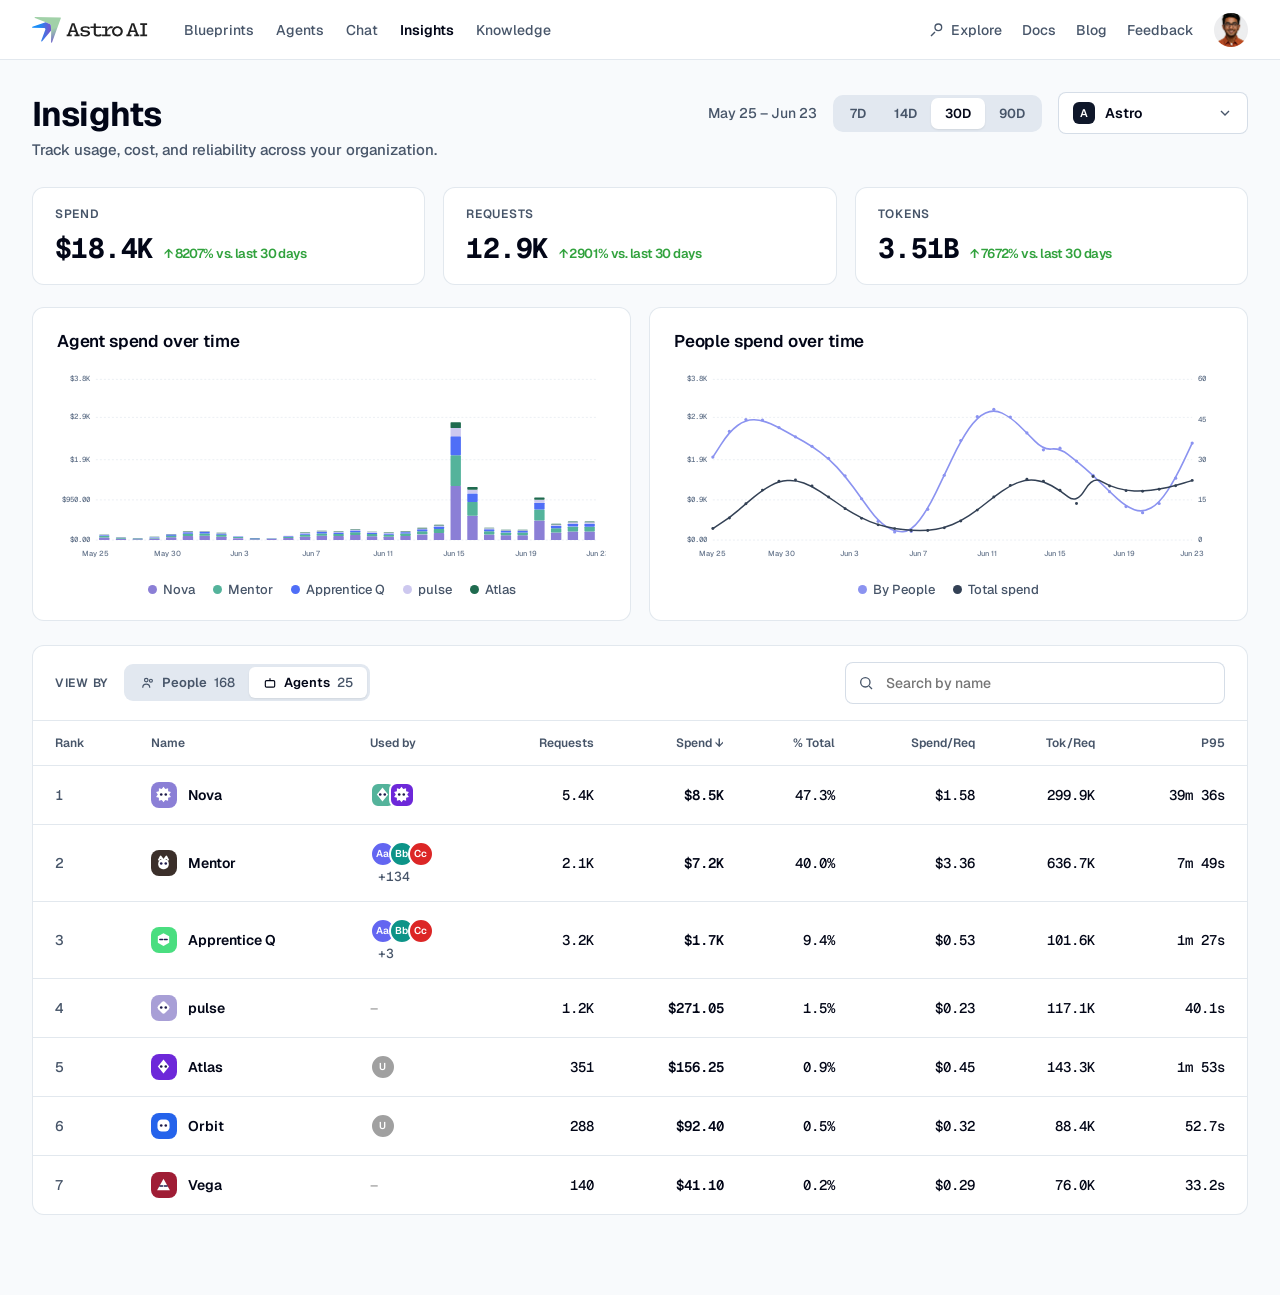
<file: live/beta/astropods-insights-page.html>
<!doctype html>
<html lang="en" data-theme="light">
<head>
<meta charset="utf-8">
<meta name="viewport" content="width=device-width, initial-scale=1">
<title>Insights | Astro AI</title>
<link rel="preconnect" href="https://fonts.googleapis.com">
<link href="https://fonts.googleapis.com/css2?family=Geist:wght@400;500;600;700;800&family=Geist+Mono:wght@400;500&display=swap" rel="stylesheet">
<style>
:root{
  --color-indigo-500:oklch(58.4% .2055 274.722);--color-indigo-600:oklch(51.05% .2306 274.785);
  --color-slate-50:oklch(98.42% .0034 247.858);--color-slate-100:oklch(96.83% .0069 247.896);
  --color-slate-200:oklch(92.88% .0126 253.4);--color-slate-300:oklch(86.9% .0198 252.894);
  --color-slate-400:oklch(70.58% 0 0);--color-slate-500:oklch(55.44% .0407 257.417);
  --color-slate-600:oklch(44.55% .0374 257.281);--color-slate-700:oklch(37.53% 0 0);
  --color-slate-900:oklch(20.77% .0398 265.755);--color-slate-950:oklch(12.88% .0406 264.695);
  --green:oklch(62.76% .1726 144.809);
  --radius:.75rem;--radius-sm:calc(var(--radius)/2);--radius-btn:calc(var(--radius-sm) + 2px);
  --font-sans:"Geist","Geist Variable",ui-sans-serif,system-ui,sans-serif;
  --font-mono:"Geist Mono","Geist Mono Variable",ui-monospace,monospace;
  --background:var(--color-slate-50);--foreground:var(--color-slate-950);
  --card:#fff;--primary:var(--color-indigo-600);
  --muted-foreground:var(--color-slate-600);
  --border:color-mix(in oklch, var(--color-slate-300) 55%, transparent);
  --input:color-mix(in oklch, var(--color-slate-300) 80%, transparent);
}
*{box-sizing:border-box}
body{margin:0;font-family:var(--font-sans);font-size:14px;font-weight:500;
  background:var(--background);color:var(--foreground);-webkit-font-smoothing:antialiased}

/* top nav */
.nav{display:flex;align-items:center;gap:28px;height:60px;padding:0 32px;
  border-bottom:1px solid var(--border);background:var(--card)}
.brand{display:flex;align-items:center;gap:8px;font-weight:700;font-size:18px;letter-spacing:-.02em}
.brand-logo{height:26px;width:auto;display:block}
.nav a{color:var(--muted-foreground);text-decoration:none;font-weight:500;font-size:14px}
.nav a.active{color:var(--foreground);font-weight:600}
.nav .links{display:flex;gap:22px;margin-left:8px}
.nav .right{margin-left:auto;display:flex;align-items:center;gap:20px}
.nav .right a{display:inline-flex;align-items:center;gap:6px}
.nav .me{width:34px;height:34px;border-radius:9999px;background:var(--color-slate-900);
  display:flex;align-items:center;justify-content:center;color:#fff;font-size:12px;font-weight:600}

.wrap{max-width:1960px;margin:0 auto;padding:32px 32px 80px}

/* header */
.head{display:flex;align-items:flex-start;gap:16px;margin-bottom:28px}
.head h1{font-size:34px;font-weight:700;letter-spacing:-.025em;margin:0 0 4px}
.head .sub{color:var(--muted-foreground);margin:0;font-size:15px}
.head .ctrls{margin-left:auto;display:flex;align-items:center;gap:16px}
.range{color:var(--muted-foreground);font-size:14px;white-space:nowrap}
.seg{display:flex;background:var(--color-slate-200);border-radius:10px;padding:3px}
.seg button{border:none;background:transparent;font:inherit;font-weight:600;color:var(--muted-foreground);
  padding:7px 14px;border-radius:7px;cursor:pointer;font-size:13px}
.seg button.on{background:var(--card);color:var(--foreground);box-shadow:0 1px 2px rgba(0,0,0,.08)}
.acct{display:flex;align-items:center;gap:10px;height:42px;padding:0 14px;background:var(--card);
  border:1px solid var(--input);border-radius:var(--radius-btn);font-weight:600;cursor:pointer;min-width:190px}
.acct .pm{width:22px;height:22px;border-radius:6px;background:var(--color-slate-900);
  display:flex;align-items:center;justify-content:center;color:#fff;font-size:11px}
.acct .chev{margin-left:auto;color:var(--muted-foreground)}

/* stat cards */
.stats{display:grid;grid-template-columns:repeat(3,1fr);gap:18px;margin-bottom:22px}
.stat{background:var(--card);border:1px solid var(--border);border-radius:var(--radius);padding:18px 22px}
.stat .lbl{font-size:12px;font-weight:600;letter-spacing:.06em;color:var(--muted-foreground);text-transform:uppercase;margin-bottom:8px}
.stat .val{font-size:28px;font-weight:700;letter-spacing:-.02em;display:flex;align-items:baseline;gap:10px;font-family:var(--font-mono)}
.stat .delta{font-size:13px;font-weight:600;color:var(--green);font-family:var(--font-sans)}

/* charts */
.charts{display:grid;grid-template-columns:1fr 1fr;gap:18px;margin-bottom:24px}
.panel{background:var(--card);border:1px solid var(--border);border-radius:var(--radius);padding:22px 24px}
.panel h2{font-size:17px;font-weight:600;margin:0 0 18px;letter-spacing:-.01em}
.legend{display:flex;gap:18px;flex-wrap:wrap;justify-content:center;margin-top:6px;font-size:13px;color:var(--muted-foreground)}
.legend span{display:inline-flex;align-items:center;gap:6px}
.legend i{width:9px;height:9px;border-radius:9999px;display:inline-block}
.ax{font-size:11px;fill:var(--color-slate-500);font-family:var(--font-mono)}
.gl{stroke:var(--border);stroke-width:1;stroke-dasharray:3 3}

/* table */
.tablecard{background:var(--card);border:1px solid var(--border);border-radius:var(--radius);overflow:hidden}
.tbar{display:flex;align-items:center;gap:16px;padding:16px 22px;border-bottom:1px solid var(--border)}
.viewby{font-size:12px;font-weight:600;letter-spacing:.06em;color:var(--muted-foreground);text-transform:uppercase}
.toggle{display:flex;background:var(--color-slate-200);border-radius:9px;padding:3px}
.toggle button{border:none;background:transparent;font:inherit;font-weight:600;color:var(--muted-foreground);
  padding:7px 14px;border-radius:6px;cursor:pointer;font-size:13px;display:flex;align-items:center;gap:7px}
.toggle button .ct{color:var(--muted-foreground);font-weight:500}
.toggle button.on{background:var(--card);color:var(--foreground);box-shadow:0 1px 2px rgba(0,0,0,.08)}
.tsearch{margin-left:auto;position:relative;width:380px}
.tsearch svg{position:absolute;left:13px;top:50%;transform:translateY(-50%);color:var(--muted-foreground)}
.tsearch input{width:100%;height:42px;padding:0 12px 0 40px;border-radius:var(--radius-btn);
  border:1px solid var(--input);background:var(--card);font:inherit;font-weight:500}
table{width:100%;border-collapse:collapse}
th{text-align:right;font-size:12px;font-weight:600;color:var(--muted-foreground);padding:14px 22px;
  border-bottom:1px solid var(--border)}
th:nth-child(1),th:nth-child(2),th:nth-child(3){text-align:left}
td{padding:16px 22px;border-bottom:1px solid var(--border);text-align:right;font-variant-numeric:tabular-nums;
  font-family:var(--font-mono);font-size:14px}
tr:last-child td{border-bottom:none}
td:nth-child(1),td:nth-child(2),td:nth-child(3){text-align:left;font-family:var(--font-sans)}
td.rank{color:var(--muted-foreground)}
.nm{display:flex;align-items:center;gap:11px;font-weight:600;font-family:var(--font-sans)}
.mini{width:26px;height:26px;border-radius:8px;flex:none;display:flex;align-items:center;justify-content:center;color:#fff}
.used{display:flex;align-items:center}
.ua{width:26px;height:26px;border-radius:9999px;border:2px solid var(--card);margin-left:-7px;
  display:flex;align-items:center;justify-content:center;color:#fff;font-size:10px;font-weight:600;background:var(--color-slate-500)}
.used .ua:first-child{margin-left:0}
.more{font-size:13px;color:var(--muted-foreground);margin-left:8px;font-family:var(--font-mono)}
.dash{color:var(--color-slate-400)}
.spend-col{font-weight:600}

.nav .me{background-image:url('[data-uri]')!important;background-size:cover!important;background-position:center top!important;background-repeat:no-repeat!important;color:transparent!important;font-size:0!important}

/* ===== mobile nav (hamburger) — only inside the narrow hero mockup on phones ===== */
.nav-burger{display:none;flex-direction:column;justify-content:center;gap:5px;width:34px;height:34px;padding:6px;border:0;background:transparent;color:var(--foreground);cursor:pointer;flex:none}
.nav-burger span{display:block;height:2px;width:100%;background:currentColor;border-radius:2px}
@media(max-width:900px){
  .nav{flex-wrap:wrap;height:auto;min-height:0;padding:12px 16px;gap:12px}
  .nav .brand{order:1}
  .nav-burger{display:flex;order:2;margin-left:auto}
  .nav .links{order:3;width:100%;margin-left:0;flex-wrap:wrap;gap:20px;font-size:14px}
  .nav .links a{padding-bottom:8px;border-bottom:2px solid transparent}
  .nav .links a.active{border-bottom-color:var(--primary)}
  .nav .right{order:4;width:100%;display:none;flex-direction:column;align-items:flex-start;gap:14px;margin-left:0;padding-top:12px;border-top:1px solid var(--border)}
  .nav.open .right{display:flex}
}
</style>
</head>
<body>
<div class="nav">
  <div class="brand">
    <img class="brand-logo" src="astro-homepage-assets/astro-new-logo.svg" alt="Astro AI">
  </div>
  <button class="nav-burger" type="button" aria-label="Menu" aria-expanded="false"><span></span><span></span><span></span></button>
  <div class="links">
    <a href="#">Blueprints</a><a href="#">Agents</a><a href="#">Chat</a>
    <a href="#" class="active">Insights</a><a href="#">Knowledge</a>
  </div>
  <div class="right">
    <a href="#"><svg width="16" height="16" viewBox="0 0 24 24" fill="none" stroke="currentColor" stroke-width="2"><path d="M3 21l6-6"/><circle cx="14" cy="8" r="5"/></svg>Explore</a>
    <a href="#">Docs</a><a href="#">Blog</a><a href="#">Feedback</a>
    <span class="me"></span>
  </div>
</div>

<div class="wrap">
  <div class="head">
    <div>
      <h1>Insights</h1>
      <p class="sub">Track usage, cost, and reliability across your organization.</p>
    </div>
    <div class="ctrls">
      <span class="range">May 25 – Jun 23</span>
      <div class="seg"><button>7D</button><button>14D</button><button class="on">30D</button><button>90D</button></div>
      <div class="acct"><span class="pm">A</span><span>Astro</span>
        <svg class="chev" width="16" height="16" viewBox="0 0 24 24" fill="none" stroke="currentColor" stroke-width="2"><path d="m6 9 6 6 6-6"/></svg>
      </div>
    </div>
  </div>

  <div class="stats">
    <div class="stat"><div class="lbl">Spend</div><div class="val">$18.4K<span class="delta">↑ 8207% vs. last 30 days</span></div></div>
    <div class="stat"><div class="lbl">Requests</div><div class="val">12.9K<span class="delta">↑ 2901% vs. last 30 days</span></div></div>
    <div class="stat"><div class="lbl">Tokens</div><div class="val">3.51B<span class="delta">↑ 7672% vs. last 30 days</span></div></div>
  </div>

  <div class="charts">
    <div class="panel">
      <h2>Agent spend over time</h2>
      <div id="barChart"></div>
      <div class="legend" id="barLegend"></div>
    </div>
    <div class="panel">
      <h2>People spend over time</h2>
      <div id="lineChart"></div>
      <div class="legend">
        <span><i style="background:#8b93f0"></i>By People</span>
        <span><i style="background:#334155"></i>Total spend</span>
      </div>
    </div>
  </div>

  <div class="tablecard">
    <div class="tbar">
      <span class="viewby">View by</span>
      <div class="toggle">
        <button><svg width="14" height="14" viewBox="0 0 24 24" fill="none" stroke="currentColor" stroke-width="2"><circle cx="9" cy="7" r="3"/><path d="M3 20a6 6 0 0 1 12 0"/><circle cx="17" cy="8" r="2.5"/></svg>People <span class="ct">168</span></button>
        <button class="on"><svg width="14" height="14" viewBox="0 0 24 24" fill="none" stroke="currentColor" stroke-width="2"><rect x="4" y="8" width="16" height="11" rx="2"/><path d="M12 8V4M9 13h.01M15 13h.01"/></svg>Agents <span class="ct">25</span></button>
      </div>
      <div class="tsearch">
        <svg width="16" height="16" viewBox="0 0 24 24" fill="none" stroke="currentColor" stroke-width="2"><circle cx="11" cy="11" r="7"/><path d="m21 21-4.3-4.3"/></svg>
        <input placeholder="Search by name">
      </div>
    </div>
    <table>
      <thead><tr>
        <th>Rank</th><th>Name</th><th>Used by</th><th>Requests</th><th>Spend ↓</th>
        <th>% Total</th><th>Spend/Req</th><th>Tok/Req</th><th>P95</th>
      </tr></thead>
      <tbody id="rows"></tbody>
    </table>
  </div>
</div>

<script>
/* ---------- shared mini glyphs ---------- */
function starBurst(cx,cy,sp,o,i){let p='';const s=Math.PI/sp;for(let k=0;k<sp*2;k++){const r=k%2?i:o,a=k*s-Math.PI/2;p+=(k?'L':'M')+(cx+Math.cos(a)*r).toFixed(1)+' '+(cy+Math.sin(a)*r).toFixed(1)+' ';}return p+'Z';}
function mini(shape, eye='#1e1b4b', es='round'){
  const c=12; let b='', ey=12;
  if(shape==='burst') b=`<path d="${starBurst(c,c,10,11,8)}" fill="#fff"/>`;
  else if(shape==='diamond') b=`<rect x="5" y="5" width="14" height="14" rx="3.5" transform="rotate(45 12 12)" fill="#fff"/>`;
  else if(shape==='shard') b=`<path d="M12 2 L20 12 L12 22 L4 12 Z" fill="#fff"/>`;
  else if(shape==='hex') b=`<path d="M12 3 L20 7.5 L20 16.5 L12 21 L4 16.5 L4 7.5 Z" fill="#fff"/>`;
  else if(shape==='triangle'){ b=`<path d="M12 4 L21 20 L3 20 Z" fill="#fff"/>`; ey=14; }
  else if(shape==='squircle') b=`<rect x="3.5" y="3.5" width="17" height="17" rx="6" fill="#fff"/>`;
  else if(shape==='cat'){ b=`<path d="M5 9 L8 3.5 L11.5 8 M19 9 L16 3.5 L12.5 8" fill="none" stroke="#fff" stroke-width="2.4" stroke-linejoin="round"/><rect x="4.5" y="7" width="15" height="14.5" rx="6.8" fill="#fff"/>`; ey=13.5; }
  else b=`<rect x="4" y="4" width="16" height="16" rx="5" fill="#fff"/>`;
  const dx=3.2;
  const eyes = es==='dash'
    ? `<rect x="${c-dx-3}" y="${ey-1.1}" width="6" height="2.3" rx="1.1" fill="${eye}"/><rect x="${c+dx-3}" y="${ey-1.1}" width="6" height="2.3" rx="1.1" fill="${eye}"/>`
    : `<circle cx="${c-dx}" cy="${ey}" r="1.85" fill="${eye}"/><circle cx="${c+dx}" cy="${ey}" r="1.85" fill="${eye}"/>`;
  return `<svg width="17" height="17" viewBox="0 0 24 24">${b}${eyes}</svg>`;}

/* ---------- placeholder series ---------- */
const series=[
  {name:'Nova',color:'#8b7fd6'},
  {name:'Mentor',color:'#54b39b'},
  {name:'Apprentice Q',color:'#4f6ef7'},
  {name:'pulse',color:'#cdc8ef'},
  {name:'Atlas',color:'#1f6b4f'}
];
const N=30;
// deterministic-ish daily values with a spike at day 21
function rnd(seed){return ((Math.sin(seed*99.7)+1)/2);}
const bars=[];
for(let d=0;d<N;d++){
  const base=40+rnd(d)*180 + (d>14?d*8:0);
  const spike=d===21?2400:d===22?900:d===26?700:0;
  const tot=base+spike;
  // split across series
  bars.push([tot*0.46, tot*0.26, tot*0.16, tot*0.07, tot*0.05]);
}

/* ---------- stacked bar chart ---------- */
function barChart(){
  const W=820,H=300,L=58,R=12,T=14,B=46, pw=W-L-R, ph=H-T-B;
  const max=3800, ticks=[0,950,1900,2900,3800];
  const fmt=v=>v===0?'$0.00':v>=1000?'$'+(v/1000).toFixed(1)+'K':'$'+v.toFixed(2);
  let g='';
  ticks.forEach(t=>{const y=T+ph-(t/max)*ph;g+=`<line class="gl" x1="${L}" y1="${y.toFixed(1)}" x2="${W-R}" y2="${y.toFixed(1)}"/><text class="ax" x="${L-8}" y="${(y+3).toFixed(1)}" text-anchor="end">${fmt(t)}</text>`;});
  const bw=pw/N*0.62, gap=pw/N;
  bars.forEach((day,d)=>{
    const x=L+d*gap+(gap-bw)/2; let yb=T+ph;
    day.forEach((v,si)=>{const h=(v/max)*ph;yb-=h;g+=`<rect x="${x.toFixed(1)}" y="${yb.toFixed(1)}" width="${bw.toFixed(1)}" height="${h.toFixed(1)}" fill="${series[si].color}" rx="1"/>`;});
  });
  // x labels every 5 days
  ['May 25','May 30','Jun 3','Jun 7','Jun 11','Jun 15','Jun 19','Jun 23'].forEach((lab,i)=>{
    const x=L+(i/7)*pw;g+=`<text class="ax" x="${x.toFixed(1)}" y="${H-22}" text-anchor="middle" style="font-family:var(--font-sans)">${lab}</text>`;});
  document.getElementById('barChart').innerHTML=`<svg viewBox="0 0 ${W} ${H}" width="100%">${g}</svg>`;
  document.getElementById('barLegend').innerHTML=series.map(s=>`<span><i style="background:${s.color}"></i>${s.name}</span>`).join('');
}

/* ---------- dual-axis line chart ---------- */
function smooth(pts){let d='M'+pts[0][0].toFixed(1)+' '+pts[0][1].toFixed(1);for(let i=1;i<pts.length;i++){const[x0,y0]=pts[i-1],[x1,y1]=pts[i],mx=(x0+x1)/2;d+=` Q ${x0.toFixed(1)} ${y0.toFixed(1)} ${mx.toFixed(1)} ${((y0+y1)/2).toFixed(1)}`;}d+=` T ${pts[pts.length-1][0].toFixed(1)} ${pts[pts.length-1][1].toFixed(1)}`;return d;}
function lineChart(){
  const W=820,H=300,L=58,R=46,T=14,B=46, pw=W-L-R, ph=H-T-B, max=3800;
  let g='';[0,950,1900,2900,3800].forEach(t=>{const y=T+ph-(t/max)*ph;g+=`<line class="gl" x1="${L}" y1="${y.toFixed(1)}" x2="${W-R}" y2="${y.toFixed(1)}"/><text class="ax" x="${L-8}" y="${(y+3).toFixed(1)}" text-anchor="end">${t===0?'$0.00':'$'+(t/1000).toFixed(1)+'K'}</text>`;});
  [0,15,30,45,60].forEach(c=>{const y=T+ph-(c/60)*ph;g+=`<text class="ax" x="${W-R+8}" y="${(y+3).toFixed(1)}" text-anchor="start">${c}</text>`;});
  const peopleVals=[],totalVals=[];
  for(let i=0;i<N;i++){
    const phase=i/N*Math.PI*4.2;
    peopleVals.push(Math.max(.05,(Math.sin(phase)*.5+.5)*0.7+rnd(i+5)*0.18 + (i>20?0.1:0)));
    totalVals.push(Math.max(.02,(Math.sin(phase-0.6)*.5+.5)*0.32+rnd(i+9)*0.06 + (i>22?0.25:0)));
  }
  const map=v=>[L,T].map((o,k)=>k===0?0:0); // placeholder
  const toPts=arr=>arr.map((v,i)=>[L+i/(N-1)*pw, T+ph-v*ph]);
  const pPts=toPts(peopleVals), tPts=toPts(totalVals);
  g+=`<path d="${smooth(pPts)}" fill="none" stroke="#8b93f0" stroke-width="2.4"/>`;
  g+=`<path d="${smooth(tPts)}" fill="none" stroke="#334155" stroke-width="2.2"/>`;
  pPts.forEach(p=>g+=`<circle cx="${p[0].toFixed(1)}" cy="${p[1].toFixed(1)}" r="2.4" fill="#8b93f0"/>`);
  tPts.forEach(p=>g+=`<circle cx="${p[0].toFixed(1)}" cy="${p[1].toFixed(1)}" r="2.2" fill="#334155"/>`);
  ['May 25','May 30','Jun 3','Jun 7','Jun 11','Jun 15','Jun 19','Jun 23'].forEach((lab,i)=>{
    const x=L+(i/7)*pw;g+=`<text class="ax" x="${x.toFixed(1)}" y="${H-22}" text-anchor="middle" style="font-family:var(--font-sans)">${lab}</text>`;});
  document.getElementById('lineChart').innerHTML=`<svg viewBox="0 0 ${W} ${H}" width="100%">${g}</svg>`;
}

/* ---------- table ---------- */
const rows=[
  {name:'Nova', shape:'burst', es:'round', tint:'#8b7fd6', used:[{t:'#54b39b',g:'shard'},{t:'#6d28d9',g:'burst'}], req:'5.4K', spend:'$8.5K', pct:'47.3%', spr:'$1.58', tok:'299.9K', p95:'39m 36s'},
  {name:'Mentor', shape:'cat', es:'round', tint:'#3b2f2a', used:'people', more:'+134', req:'2.1K', spend:'$7.2K', pct:'40.0%', spr:'$3.36', tok:'636.7K', p95:'7m 49s'},
  {name:'Apprentice Q', shape:'hex', es:'dash', tint:'#4ade80', used:'people', more:'+3', req:'3.2K', spend:'$1.7K', pct:'9.4%', spr:'$0.53', tok:'101.6K', p95:'1m 27s'},
  {name:'pulse', shape:'diamond', es:'round', tint:'#a89fd6', used:'dash', req:'1.2K', spend:'$271.05', pct:'1.5%', spr:'$0.23', tok:'117.1K', p95:'40.1s'},
  {name:'Atlas', shape:'shard', es:'round', tint:'#6d28d9', used:'one', req:'351', spend:'$156.25', pct:'0.9%', spr:'$0.45', tok:'143.3K', p95:'1m 53s'},
  {name:'Orbit', shape:'squircle', es:'round', tint:'#2563eb', used:'one', req:'288', spend:'$92.40', pct:'0.5%', spr:'$0.32', tok:'88.4K', p95:'52.7s'},
  {name:'Vega', shape:'triangle', es:'dash', tint:'#9f1d35', used:'dash', req:'140', spend:'$41.10', pct:'0.2%', spr:'$0.29', tok:'76.0K', p95:'33.2s'}
];
function usedCell(r){
  if(r.used==='dash') return '<span class="dash">–</span>';
  if(r.used==='one') return `<div class="used"><span class="ua" style="background:var(--color-slate-400)">U</span></div>`;
  if(r.used==='people'){
    const pal=['#6366f1','#0d9488','#dc2626','#d97706'];
    let h='<div class="used">';for(let i=0;i<3;i++)h+=`<span class="ua" style="background:${pal[i]}">${String.fromCharCode(65+i)}${String.fromCharCode(97+i)}</span>`;
    h+='</div>'+(r.more?`<span class="more">${r.more}</span>`:'');return h;}
  // array of agent chips
  let h='<div class="used">';r.used.forEach(u=>h+=`<span class="ua" style="background:${u.t};border-radius:8px">${mini(u.g)}</span>`);return h+'</div>';
}
document.getElementById('rows').innerHTML=rows.map((r,i)=>`
  <tr>
    <td class="rank">${i+1}</td>
    <td><div class="nm"><span class="mini" style="background:${r.tint}">${mini(r.shape,'#1e1b4b',r.es)}</span>${r.name}</div></td>
    <td>${usedCell(r)}</td>
    <td>${r.req}</td>
    <td class="spend-col">${r.spend}</td>
    <td>${r.pct}</td>
    <td>${r.spr}</td>
    <td>${r.tok}</td>
    <td>${r.p95}</td>
  </tr>`).join('');

barChart();lineChart();
</script>
<script>
/* Top-nav links drive the hero shell: map label -> app view, postMessage up to parent. */
(function(){
  var map={Blueprints:'blueprints',Agents:'agents',Chat:'chat',Insights:'insights',Knowledge:'knowledge',Explore:'agents'};
  document.querySelectorAll('.nav a').forEach(function(a){
    var key=(a.textContent||'').trim();
    if(Object.prototype.hasOwnProperty.call(map,key)){
      a.style.cursor='pointer';
      a.addEventListener('click',function(e){
        e.preventDefault();
        parent.postMessage({astroView:map[key]},'*');
      });
    }
  });
})();
</script>
<script>(function(){var b=document.querySelector('.nav-burger');if(!b)return;b.addEventListener('click',function(){var n=document.querySelector('.nav');var o=n.classList.toggle('open');b.setAttribute('aria-expanded',o?'true':'false');});})();</script>
<!-- Cloudflare Pages Analytics --></body>
</html>
</file>
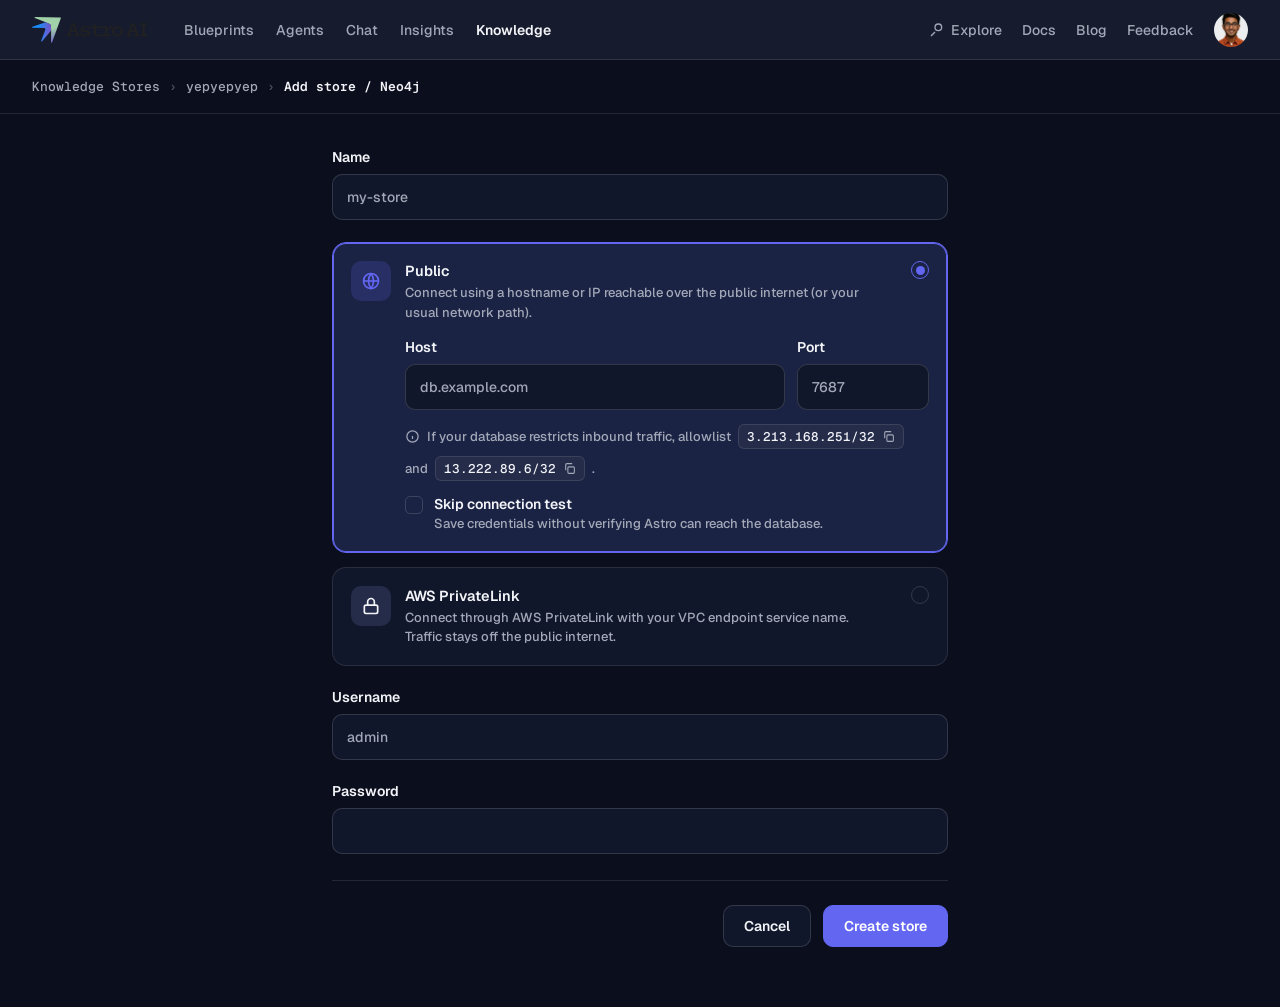
<file: live/beta/astropods-knowledge-page-dark.html>
<!doctype html>
<html lang="en" data-theme="dark">
<head>
<meta charset="utf-8">
<meta name="viewport" content="width=device-width, initial-scale=1">
<title>Knowledge | Astro</title>
<link rel="preconnect" href="https://fonts.googleapis.com">
<link href="https://fonts.googleapis.com/css2?family=Geist:wght@400;500;600;700;800&family=Geist+Mono:wght@400;500&display=swap" rel="stylesheet">
<style>
:root{
  --color-indigo-400:oklch(67.3% .1825 276.935);--color-indigo-500:oklch(58.54% .2041 277.117);
  --color-indigo-600:oklch(51.05% .2306 274.785);--color-indigo-700:oklch(45.68% .2115 274.96);
  --color-slate-50:oklch(98.42% .0034 247.858);--color-slate-100:oklch(96.83% .0069 247.896);
  --color-slate-300:oklch(86.9% .0198 252.894);--color-slate-400:oklch(70.58% 0 0);
  --color-slate-500:oklch(55.44% .0407 257.417);--color-slate-600:oklch(44.55% .0374 257.281);
  --color-slate-900:oklch(20.79% .0399 265.755);--color-slate-950:oklch(12.88% .0406 264.695);
  --radius:.75rem;--radius-sm:calc(var(--radius)/2);--radius-btn:calc(var(--radius-sm) + 2px);
  --font-sans:"Geist","Geist Variable",ui-sans-serif,system-ui,sans-serif;
  --font-mono:"Geist Mono",ui-monospace,SFMono-Regular,monospace;
  --background:var(--color-slate-50);--foreground:var(--color-slate-950);
  --surface:#fff;--card:#fff;--muted-foreground:var(--color-slate-600);
  --border:color-mix(in oklch, var(--color-slate-300) 60%, transparent);
  --input:color-mix(in oklch, var(--color-slate-300) 80%, transparent);
  --ring:var(--color-slate-500);--primary:var(--color-indigo-600);--accent:var(--color-slate-100);
}
[data-theme="dark"]{
  --background:#0b0e1c;--surface:#11172a;--card:#161b2e;--foreground:#f3f4f8;
  --muted-foreground:#a3a8b8;--accent:#252c4a;--border:rgba(255,255,255,0.10);
  --input:rgba(255,255,255,0.14);--ring:var(--color-indigo-400);--primary:var(--color-indigo-500);
}
*{box-sizing:border-box}
body{margin:0;font-family:var(--font-sans);font-size:14px;font-weight:500;
  background:var(--background);color:var(--foreground);-webkit-font-smoothing:antialiased}

/* top nav (shared) */
.nav{display:flex;align-items:center;gap:28px;height:60px;padding:0 32px;
  border-bottom:1px solid var(--border);background:var(--card)}
.brand{display:flex;align-items:center;gap:8px}
.brand-logo{height:26px;width:auto;display:block;color:var(--foreground)}
.nav a{color:var(--muted-foreground);text-decoration:none;font-weight:500;font-size:14px;cursor:pointer}
.nav a.active{color:var(--foreground);font-weight:600}
.nav .links{display:flex;gap:22px;margin-left:8px}
.nav .right{margin-left:auto;display:flex;align-items:center;gap:20px}
.nav .right a{display:inline-flex;align-items:center;gap:6px}
.nav .me{width:34px;height:34px;border-radius:9999px;background:var(--accent);color:var(--foreground);
  display:flex;align-items:center;justify-content:center;font-size:12px;font-weight:600}
.nav .me{background-image:url('[data-uri]')!important;background-size:cover!important;background-position:center top!important;background-repeat:no-repeat!important;color:transparent!important;font-size:0!important}

/* mobile nav */
.nav-burger{display:none;flex-direction:column;justify-content:center;gap:5px;width:34px;height:34px;padding:6px;border:0;background:transparent;color:var(--foreground);cursor:pointer;flex:none}
.nav-burger span{display:block;height:2px;width:100%;background:currentColor;border-radius:2px}
@media(max-width:900px){
  .nav{flex-wrap:wrap;height:auto;min-height:0;padding:12px 16px;gap:12px}
  .nav .brand{order:1}
  .nav-burger{display:flex;order:2;margin-left:auto}
  .nav .links{order:3;width:100%;margin-left:0;flex-wrap:wrap;gap:20px;font-size:14px}
  .nav .links a{padding-bottom:8px;border-bottom:2px solid transparent}
  .nav .links a.active{border-bottom-color:var(--primary)}
  .nav .right{order:4;width:100%;display:none;flex-direction:column;align-items:flex-start;gap:14px;margin-left:0;padding-top:12px;border-top:1px solid var(--border)}
  .nav.open .right{display:flex}
}

/* breadcrumb */
.crumbs{display:flex;align-items:center;gap:9px;height:54px;padding:0 32px;
  border-bottom:1px solid var(--border);font-family:var(--font-mono);font-size:13px;color:var(--muted-foreground)}
.crumbs .sep{opacity:.45}
.crumbs .cur{color:var(--foreground);font-weight:600}

/* form column */
.kn-form{max-width:664px;margin:0 auto;padding:34px 24px 60px;display:flex;flex-direction:column;gap:22px}
.lbl{display:block;font-weight:600;font-size:14px;margin-bottom:8px}
.inp{width:100%;height:46px;padding:0 14px;border-radius:10px;border:1px solid var(--input);
  background:var(--surface);color:var(--foreground);font:inherit;font-weight:500}
.inp::placeholder{color:var(--muted-foreground)}
.inp:focus{outline:0;border-color:var(--primary);box-shadow:0 0 0 3px color-mix(in oklch,var(--primary) 22%,transparent)}

/* selectable option cards */
.opts{display:flex;flex-direction:column;gap:14px}
.opt{border:1px solid var(--border);border-radius:14px;padding:18px;background:var(--surface)}
.opt.sel{border-color:var(--primary);box-shadow:inset 0 0 0 1px var(--primary);
  background:color-mix(in oklch,var(--primary) 8%,transparent)}
[data-theme="dark"] .opt.sel{background:color-mix(in oklch,var(--primary) 15%,var(--surface))}
.opt-head{display:flex;gap:14px;align-items:flex-start}
.opt-ic{width:40px;height:40px;border-radius:10px;background:var(--accent);flex:none;
  display:flex;align-items:center;justify-content:center;color:var(--foreground)}
.opt.sel .opt-ic{background:color-mix(in oklch,var(--primary) 18%,transparent);color:var(--primary)}
.opt-t{font-weight:600;font-size:14.5px}
.opt-d{color:var(--muted-foreground);font-size:13px;margin-top:3px;line-height:1.5;max-width:52ch}
.radio{margin-left:auto;width:18px;height:18px;border-radius:50%;border:1.5px solid var(--input);
  flex:none;display:grid;place-items:center}
.opt.sel .radio{border-color:var(--primary)}
.opt.sel .radio::after{content:"";width:9px;height:9px;border-radius:50%;background:var(--primary)}
.opt-body{margin-top:16px;padding-left:54px;display:flex;flex-direction:column;gap:14px}
.row{display:flex;gap:12px}
.row .grow{flex:1}
.row .port{width:132px}
.hint{display:flex;flex-wrap:wrap;align-items:center;gap:7px;font-size:13px;color:var(--muted-foreground)}
.hint svg{flex:none}
.chip{font-family:var(--font-mono);font-size:12.5px;background:var(--accent);border:1px solid var(--border);
  border-radius:6px;padding:3px 8px;display:inline-flex;align-items:center;gap:7px;color:var(--foreground)}
.chip button{border:0;background:transparent;color:var(--muted-foreground);cursor:pointer;display:flex;padding:0}
.chk{display:flex;gap:11px;align-items:flex-start;cursor:pointer}
.box{width:18px;height:18px;border-radius:5px;border:1.5px solid var(--input);flex:none;margin-top:1px}
.chk .ct{display:block;font-weight:600;font-size:14px}
.chk .cd{display:block;color:var(--muted-foreground);font-size:13px;margin-top:2px;line-height:1.45}

hr.div{border:0;border-top:1px solid var(--border);margin:4px 0 0}
.kn-foot{display:flex;justify-content:flex-end;gap:12px;padding-top:2px}
.btn{height:42px;padding:0 20px;border-radius:10px;font:inherit;font-weight:600;cursor:pointer;
  border:1px solid var(--input);background:var(--surface);color:var(--foreground)}
.btn:hover{background:var(--accent)}
.btn.primary{background:var(--primary);border-color:var(--primary);color:#fff}
.btn.primary:hover{filter:brightness(1.06)}
</style>
</head>
<body>
<div class="nav">
  <div class="brand">
    <img class="brand-logo" src="astro-homepage-assets/astro-new-logo.svg" alt="Astro AI">
  </div>
  <button class="nav-burger" type="button" aria-label="Menu" aria-expanded="false"><span></span><span></span><span></span></button>
  <div class="links">
    <a href="#">Blueprints</a><a href="#">Agents</a><a href="#">Chat</a>
    <a href="#">Insights</a><a href="#" class="active">Knowledge</a>
  </div>
  <div class="right">
    <a href="#"><svg width="16" height="16" viewBox="0 0 24 24" fill="none" stroke="currentColor" stroke-width="2"><path d="M3 21l6-6"/><circle cx="14" cy="8" r="5"/></svg>Explore</a>
    <a href="#">Docs</a><a href="#">Blog</a><a href="#">Feedback</a>
    <span class="me"></span>
  </div>
</div>

<div class="crumbs">
  <span>Knowledge Stores</span><span class="sep">›</span>
  <span>yepyepyep</span><span class="sep">›</span>
  <span class="cur">Add store / Neo4j</span>
</div>

<div class="kn-form">
  <div class="field">
    <label class="lbl">Name</label>
    <input class="inp" placeholder="my-store">
  </div>

  <div class="opts">
    <div class="opt sel">
      <div class="opt-head">
        <span class="opt-ic"><svg width="20" height="20" viewBox="0 0 24 24" fill="none" stroke="currentColor" stroke-width="2"><circle cx="12" cy="12" r="9"/><path d="M3 12h18"/><path d="M12 3a15 15 0 0 1 0 18a15 15 0 0 1 0-18"/></svg></span>
        <div>
          <div class="opt-t">Public</div>
          <div class="opt-d">Connect using a hostname or IP reachable over the public internet (or your usual network path).</div>
        </div>
        <span class="radio"></span>
      </div>
      <div class="opt-body">
        <div class="row">
          <div class="grow">
            <label class="lbl">Host</label>
            <input class="inp" placeholder="db.example.com">
          </div>
          <div class="port">
            <label class="lbl">Port</label>
            <input class="inp" placeholder="7687">
          </div>
        </div>
        <div class="hint">
          <svg width="15" height="15" viewBox="0 0 24 24" fill="none" stroke="currentColor" stroke-width="2"><circle cx="12" cy="12" r="9"/><path d="M12 11v5M12 8h.01"/></svg>
          <span>If your database restricts inbound traffic, allowlist</span>
          <span class="chip">3.213.168.251/32<button title="Copy"><svg width="13" height="13" viewBox="0 0 24 24" fill="none" stroke="currentColor" stroke-width="2"><rect x="9" y="9" width="12" height="12" rx="2"/><path d="M5 15V5a2 2 0 0 1 2-2h10"/></svg></button></span>
          <span>and</span>
          <span class="chip">13.222.89.6/32<button title="Copy"><svg width="13" height="13" viewBox="0 0 24 24" fill="none" stroke="currentColor" stroke-width="2"><rect x="9" y="9" width="12" height="12" rx="2"/><path d="M5 15V5a2 2 0 0 1 2-2h10"/></svg></button></span>
          <span>.</span>
        </div>
        <label class="chk">
          <span class="box"></span>
          <span><span class="ct">Skip connection test</span><span class="cd">Save credentials without verifying Astro can reach the database.</span></span>
        </label>
      </div>
    </div>

    <div class="opt">
      <div class="opt-head">
        <span class="opt-ic"><svg width="20" height="20" viewBox="0 0 24 24" fill="none" stroke="currentColor" stroke-width="2"><rect x="4" y="11" width="16" height="10" rx="2"/><path d="M8 11V7a4 4 0 0 1 8 0v4"/></svg></span>
        <div>
          <div class="opt-t">AWS PrivateLink</div>
          <div class="opt-d">Connect through AWS PrivateLink with your VPC endpoint service name. Traffic stays off the public internet.</div>
        </div>
        <span class="radio"></span>
      </div>
    </div>
  </div>

  <div class="field">
    <label class="lbl">Username</label>
    <input class="inp" placeholder="admin">
  </div>
  <div class="field">
    <label class="lbl">Password</label>
    <input class="inp" type="password" placeholder="">
  </div>

  <hr class="div">
  <div class="kn-foot">
    <button class="btn">Cancel</button>
    <button class="btn primary">Create store</button>
  </div>
</div>

<script>
/* Top-nav links drive the hero shell: map label -> app view, postMessage up to parent. */
(function(){
  var map={Blueprints:'blueprints',Agents:'agents',Chat:'chat',Insights:'insights',Knowledge:'knowledge',Explore:'agents'};
  document.querySelectorAll('.nav a').forEach(function(a){
    var key=(a.textContent||'').trim();
    if(Object.prototype.hasOwnProperty.call(map,key)){
      a.style.cursor='pointer';
      a.addEventListener('click',function(e){
        e.preventDefault();
        parent.postMessage({astroView:map[key]},'*');
      });
    }
  });
  // toggle the two connection-method cards
  document.querySelectorAll('.opt').forEach(function(o){
    o.querySelector('.opt-head').addEventListener('click',function(){
      document.querySelectorAll('.opt').forEach(function(x){x.classList.remove('sel');});
      o.classList.add('sel');
    });
  });
})();
</script>
<script>(function(){var b=document.querySelector('.nav-burger');if(!b)return;b.addEventListener('click',function(){var n=document.querySelector('.nav');var o=n.classList.toggle('open');b.setAttribute('aria-expanded',o?'true':'false');});})();</script>
<!-- Cloudflare Pages Analytics --></body>
</html>
</file>
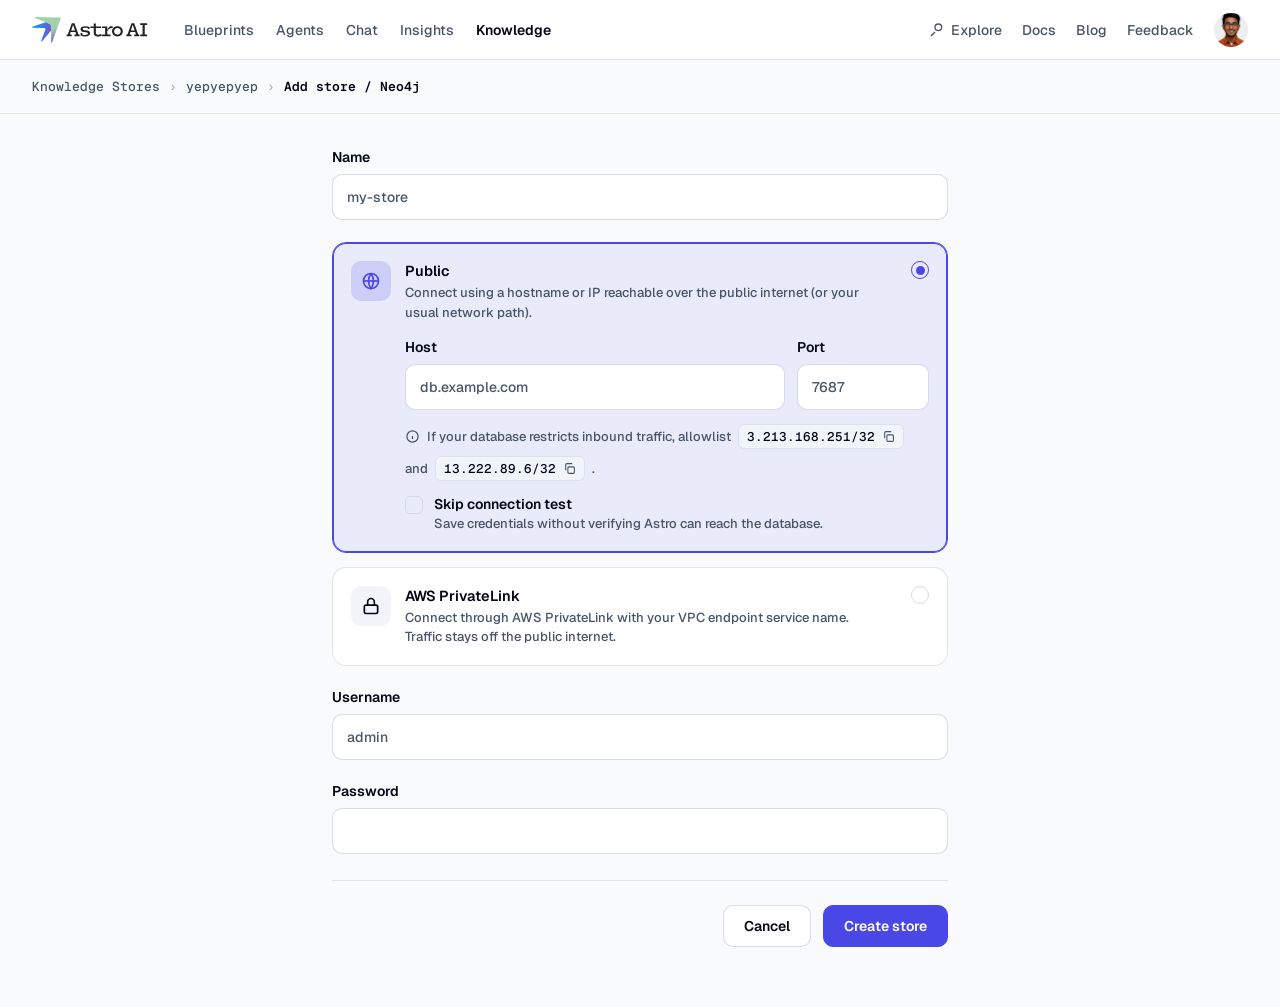
<file: live/beta/astropods-knowledge-page.html>
<!doctype html>
<html lang="en" data-theme="light">
<head>
<meta charset="utf-8">
<meta name="viewport" content="width=device-width, initial-scale=1">
<title>Knowledge | Astro</title>
<link rel="preconnect" href="https://fonts.googleapis.com">
<link href="https://fonts.googleapis.com/css2?family=Geist:wght@400;500;600;700;800&family=Geist+Mono:wght@400;500&display=swap" rel="stylesheet">
<style>
:root{
  --color-indigo-400:oklch(67.3% .1825 276.935);--color-indigo-500:oklch(58.54% .2041 277.117);
  --color-indigo-600:oklch(51.05% .2306 274.785);--color-indigo-700:oklch(45.68% .2115 274.96);
  --color-slate-50:oklch(98.42% .0034 247.858);--color-slate-100:oklch(96.83% .0069 247.896);
  --color-slate-300:oklch(86.9% .0198 252.894);--color-slate-400:oklch(70.58% 0 0);
  --color-slate-500:oklch(55.44% .0407 257.417);--color-slate-600:oklch(44.55% .0374 257.281);
  --color-slate-900:oklch(20.79% .0399 265.755);--color-slate-950:oklch(12.88% .0406 264.695);
  --radius:.75rem;--radius-sm:calc(var(--radius)/2);--radius-btn:calc(var(--radius-sm) + 2px);
  --font-sans:"Geist","Geist Variable",ui-sans-serif,system-ui,sans-serif;
  --font-mono:"Geist Mono",ui-monospace,SFMono-Regular,monospace;
  --background:var(--color-slate-50);--foreground:var(--color-slate-950);
  --surface:#fff;--card:#fff;--muted-foreground:var(--color-slate-600);
  --border:color-mix(in oklch, var(--color-slate-300) 60%, transparent);
  --input:color-mix(in oklch, var(--color-slate-300) 80%, transparent);
  --ring:var(--color-slate-500);--primary:var(--color-indigo-600);--accent:var(--color-slate-100);
}
[data-theme="dark"]{
  --background:#0b0e1c;--surface:#11172a;--card:#161b2e;--foreground:#f3f4f8;
  --muted-foreground:#a3a8b8;--accent:#252c4a;--border:rgba(255,255,255,0.10);
  --input:rgba(255,255,255,0.14);--ring:var(--color-indigo-400);--primary:var(--color-indigo-500);
}
*{box-sizing:border-box}
body{margin:0;font-family:var(--font-sans);font-size:14px;font-weight:500;
  background:var(--background);color:var(--foreground);-webkit-font-smoothing:antialiased}

/* top nav (shared) */
.nav{display:flex;align-items:center;gap:28px;height:60px;padding:0 32px;
  border-bottom:1px solid var(--border);background:var(--card)}
.brand{display:flex;align-items:center;gap:8px}
.brand-logo{height:26px;width:auto;display:block;color:var(--foreground)}
.nav a{color:var(--muted-foreground);text-decoration:none;font-weight:500;font-size:14px;cursor:pointer}
.nav a.active{color:var(--foreground);font-weight:600}
.nav .links{display:flex;gap:22px;margin-left:8px}
.nav .right{margin-left:auto;display:flex;align-items:center;gap:20px}
.nav .right a{display:inline-flex;align-items:center;gap:6px}
.nav .me{width:34px;height:34px;border-radius:9999px;background:var(--accent);color:var(--foreground);
  display:flex;align-items:center;justify-content:center;font-size:12px;font-weight:600}
.nav .me{background-image:url('[data-uri]')!important;background-size:cover!important;background-position:center top!important;background-repeat:no-repeat!important;color:transparent!important;font-size:0!important}

/* mobile nav */
.nav-burger{display:none;flex-direction:column;justify-content:center;gap:5px;width:34px;height:34px;padding:6px;border:0;background:transparent;color:var(--foreground);cursor:pointer;flex:none}
.nav-burger span{display:block;height:2px;width:100%;background:currentColor;border-radius:2px}
@media(max-width:900px){
  .nav{flex-wrap:wrap;height:auto;min-height:0;padding:12px 16px;gap:12px}
  .nav .brand{order:1}
  .nav-burger{display:flex;order:2;margin-left:auto}
  .nav .links{order:3;width:100%;margin-left:0;flex-wrap:wrap;gap:20px;font-size:14px}
  .nav .links a{padding-bottom:8px;border-bottom:2px solid transparent}
  .nav .links a.active{border-bottom-color:var(--primary)}
  .nav .right{order:4;width:100%;display:none;flex-direction:column;align-items:flex-start;gap:14px;margin-left:0;padding-top:12px;border-top:1px solid var(--border)}
  .nav.open .right{display:flex}
}

/* breadcrumb */
.crumbs{display:flex;align-items:center;gap:9px;height:54px;padding:0 32px;
  border-bottom:1px solid var(--border);font-family:var(--font-mono);font-size:13px;color:var(--muted-foreground)}
.crumbs .sep{opacity:.45}
.crumbs .cur{color:var(--foreground);font-weight:600}

/* form column */
.kn-form{max-width:664px;margin:0 auto;padding:34px 24px 60px;display:flex;flex-direction:column;gap:22px}
.lbl{display:block;font-weight:600;font-size:14px;margin-bottom:8px}
.inp{width:100%;height:46px;padding:0 14px;border-radius:10px;border:1px solid var(--input);
  background:var(--surface);color:var(--foreground);font:inherit;font-weight:500}
.inp::placeholder{color:var(--muted-foreground)}
.inp:focus{outline:0;border-color:var(--primary);box-shadow:0 0 0 3px color-mix(in oklch,var(--primary) 22%,transparent)}

/* selectable option cards */
.opts{display:flex;flex-direction:column;gap:14px}
.opt{border:1px solid var(--border);border-radius:14px;padding:18px;background:var(--surface)}
.opt.sel{border-color:var(--primary);box-shadow:inset 0 0 0 1px var(--primary);
  background:color-mix(in oklch,var(--primary) 8%,transparent)}
[data-theme="dark"] .opt.sel{background:color-mix(in oklch,var(--primary) 15%,var(--surface))}
.opt-head{display:flex;gap:14px;align-items:flex-start}
.opt-ic{width:40px;height:40px;border-radius:10px;background:var(--accent);flex:none;
  display:flex;align-items:center;justify-content:center;color:var(--foreground)}
.opt.sel .opt-ic{background:color-mix(in oklch,var(--primary) 18%,transparent);color:var(--primary)}
.opt-t{font-weight:600;font-size:14.5px}
.opt-d{color:var(--muted-foreground);font-size:13px;margin-top:3px;line-height:1.5;max-width:52ch}
.radio{margin-left:auto;width:18px;height:18px;border-radius:50%;border:1.5px solid var(--input);
  flex:none;display:grid;place-items:center}
.opt.sel .radio{border-color:var(--primary)}
.opt.sel .radio::after{content:"";width:9px;height:9px;border-radius:50%;background:var(--primary)}
.opt-body{margin-top:16px;padding-left:54px;display:flex;flex-direction:column;gap:14px}
.row{display:flex;gap:12px}
.row .grow{flex:1}
.row .port{width:132px}
.hint{display:flex;flex-wrap:wrap;align-items:center;gap:7px;font-size:13px;color:var(--muted-foreground)}
.hint svg{flex:none}
.chip{font-family:var(--font-mono);font-size:12.5px;background:var(--accent);border:1px solid var(--border);
  border-radius:6px;padding:3px 8px;display:inline-flex;align-items:center;gap:7px;color:var(--foreground)}
.chip button{border:0;background:transparent;color:var(--muted-foreground);cursor:pointer;display:flex;padding:0}
.chk{display:flex;gap:11px;align-items:flex-start;cursor:pointer}
.box{width:18px;height:18px;border-radius:5px;border:1.5px solid var(--input);flex:none;margin-top:1px}
.chk .ct{display:block;font-weight:600;font-size:14px}
.chk .cd{display:block;color:var(--muted-foreground);font-size:13px;margin-top:2px;line-height:1.45}

hr.div{border:0;border-top:1px solid var(--border);margin:4px 0 0}
.kn-foot{display:flex;justify-content:flex-end;gap:12px;padding-top:2px}
.btn{height:42px;padding:0 20px;border-radius:10px;font:inherit;font-weight:600;cursor:pointer;
  border:1px solid var(--input);background:var(--surface);color:var(--foreground)}
.btn:hover{background:var(--accent)}
.btn.primary{background:var(--primary);border-color:var(--primary);color:#fff}
.btn.primary:hover{filter:brightness(1.06)}
</style>
</head>
<body>
<div class="nav">
  <div class="brand">
    <img class="brand-logo" src="astro-homepage-assets/astro-new-logo.svg" alt="Astro AI">
  </div>
  <button class="nav-burger" type="button" aria-label="Menu" aria-expanded="false"><span></span><span></span><span></span></button>
  <div class="links">
    <a href="#">Blueprints</a><a href="#">Agents</a><a href="#">Chat</a>
    <a href="#">Insights</a><a href="#" class="active">Knowledge</a>
  </div>
  <div class="right">
    <a href="#"><svg width="16" height="16" viewBox="0 0 24 24" fill="none" stroke="currentColor" stroke-width="2"><path d="M3 21l6-6"/><circle cx="14" cy="8" r="5"/></svg>Explore</a>
    <a href="#">Docs</a><a href="#">Blog</a><a href="#">Feedback</a>
    <span class="me"></span>
  </div>
</div>

<div class="crumbs">
  <span>Knowledge Stores</span><span class="sep">›</span>
  <span>yepyepyep</span><span class="sep">›</span>
  <span class="cur">Add store / Neo4j</span>
</div>

<div class="kn-form">
  <div class="field">
    <label class="lbl">Name</label>
    <input class="inp" placeholder="my-store">
  </div>

  <div class="opts">
    <div class="opt sel">
      <div class="opt-head">
        <span class="opt-ic"><svg width="20" height="20" viewBox="0 0 24 24" fill="none" stroke="currentColor" stroke-width="2"><circle cx="12" cy="12" r="9"/><path d="M3 12h18"/><path d="M12 3a15 15 0 0 1 0 18a15 15 0 0 1 0-18"/></svg></span>
        <div>
          <div class="opt-t">Public</div>
          <div class="opt-d">Connect using a hostname or IP reachable over the public internet (or your usual network path).</div>
        </div>
        <span class="radio"></span>
      </div>
      <div class="opt-body">
        <div class="row">
          <div class="grow">
            <label class="lbl">Host</label>
            <input class="inp" placeholder="db.example.com">
          </div>
          <div class="port">
            <label class="lbl">Port</label>
            <input class="inp" placeholder="7687">
          </div>
        </div>
        <div class="hint">
          <svg width="15" height="15" viewBox="0 0 24 24" fill="none" stroke="currentColor" stroke-width="2"><circle cx="12" cy="12" r="9"/><path d="M12 11v5M12 8h.01"/></svg>
          <span>If your database restricts inbound traffic, allowlist</span>
          <span class="chip">3.213.168.251/32<button title="Copy"><svg width="13" height="13" viewBox="0 0 24 24" fill="none" stroke="currentColor" stroke-width="2"><rect x="9" y="9" width="12" height="12" rx="2"/><path d="M5 15V5a2 2 0 0 1 2-2h10"/></svg></button></span>
          <span>and</span>
          <span class="chip">13.222.89.6/32<button title="Copy"><svg width="13" height="13" viewBox="0 0 24 24" fill="none" stroke="currentColor" stroke-width="2"><rect x="9" y="9" width="12" height="12" rx="2"/><path d="M5 15V5a2 2 0 0 1 2-2h10"/></svg></button></span>
          <span>.</span>
        </div>
        <label class="chk">
          <span class="box"></span>
          <span><span class="ct">Skip connection test</span><span class="cd">Save credentials without verifying Astro can reach the database.</span></span>
        </label>
      </div>
    </div>

    <div class="opt">
      <div class="opt-head">
        <span class="opt-ic"><svg width="20" height="20" viewBox="0 0 24 24" fill="none" stroke="currentColor" stroke-width="2"><rect x="4" y="11" width="16" height="10" rx="2"/><path d="M8 11V7a4 4 0 0 1 8 0v4"/></svg></span>
        <div>
          <div class="opt-t">AWS PrivateLink</div>
          <div class="opt-d">Connect through AWS PrivateLink with your VPC endpoint service name. Traffic stays off the public internet.</div>
        </div>
        <span class="radio"></span>
      </div>
    </div>
  </div>

  <div class="field">
    <label class="lbl">Username</label>
    <input class="inp" placeholder="admin">
  </div>
  <div class="field">
    <label class="lbl">Password</label>
    <input class="inp" type="password" placeholder="">
  </div>

  <hr class="div">
  <div class="kn-foot">
    <button class="btn">Cancel</button>
    <button class="btn primary">Create store</button>
  </div>
</div>

<script>
/* Top-nav links drive the hero shell: map label -> app view, postMessage up to parent. */
(function(){
  var map={Blueprints:'blueprints',Agents:'agents',Chat:'chat',Insights:'insights',Knowledge:'knowledge',Explore:'agents'};
  document.querySelectorAll('.nav a').forEach(function(a){
    var key=(a.textContent||'').trim();
    if(Object.prototype.hasOwnProperty.call(map,key)){
      a.style.cursor='pointer';
      a.addEventListener('click',function(e){
        e.preventDefault();
        parent.postMessage({astroView:map[key]},'*');
      });
    }
  });
  // toggle the two connection-method cards
  document.querySelectorAll('.opt').forEach(function(o){
    o.querySelector('.opt-head').addEventListener('click',function(){
      document.querySelectorAll('.opt').forEach(function(x){x.classList.remove('sel');});
      o.classList.add('sel');
    });
  });
})();
</script>
<script>(function(){var b=document.querySelector('.nav-burger');if(!b)return;b.addEventListener('click',function(){var n=document.querySelector('.nav');var o=n.classList.toggle('open');b.setAttribute('aria-expanded',o?'true':'false');});})();</script>
<!-- Cloudflare Pages Analytics --></body>
</html>
</file>
